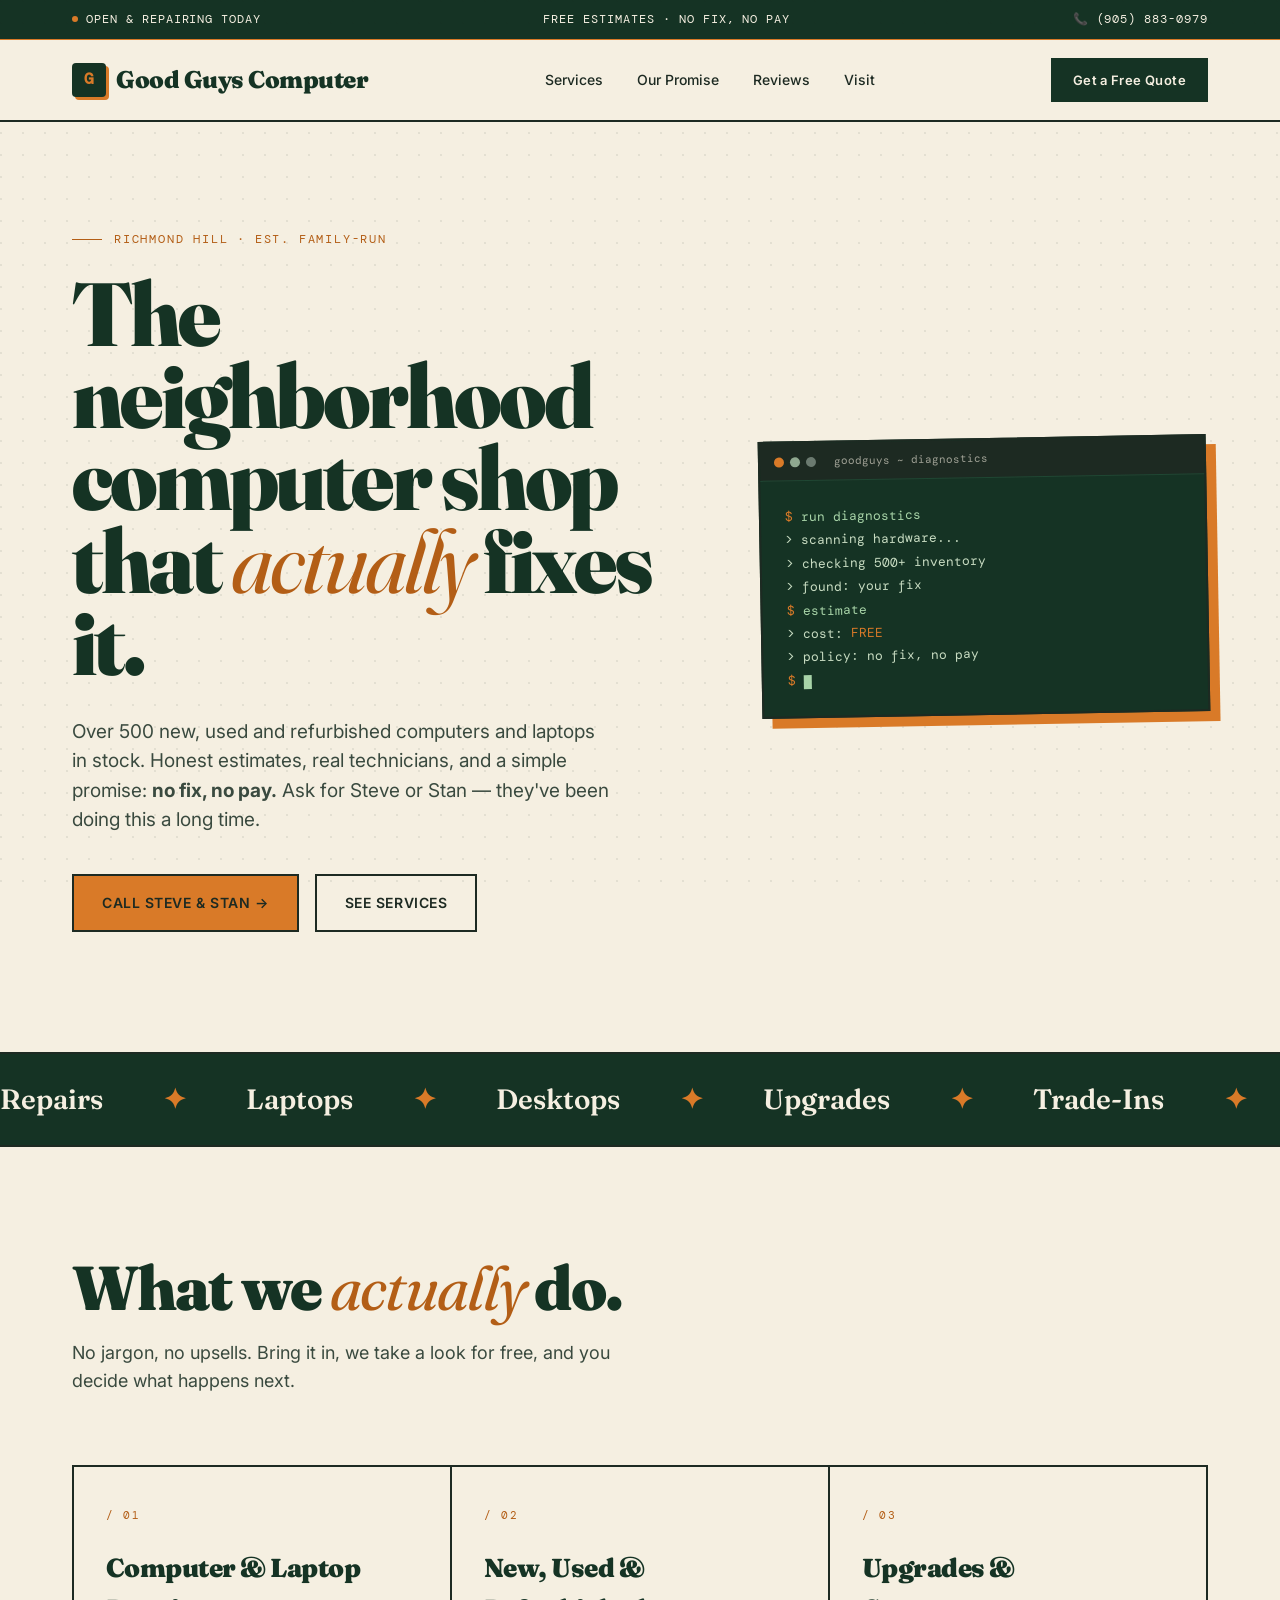
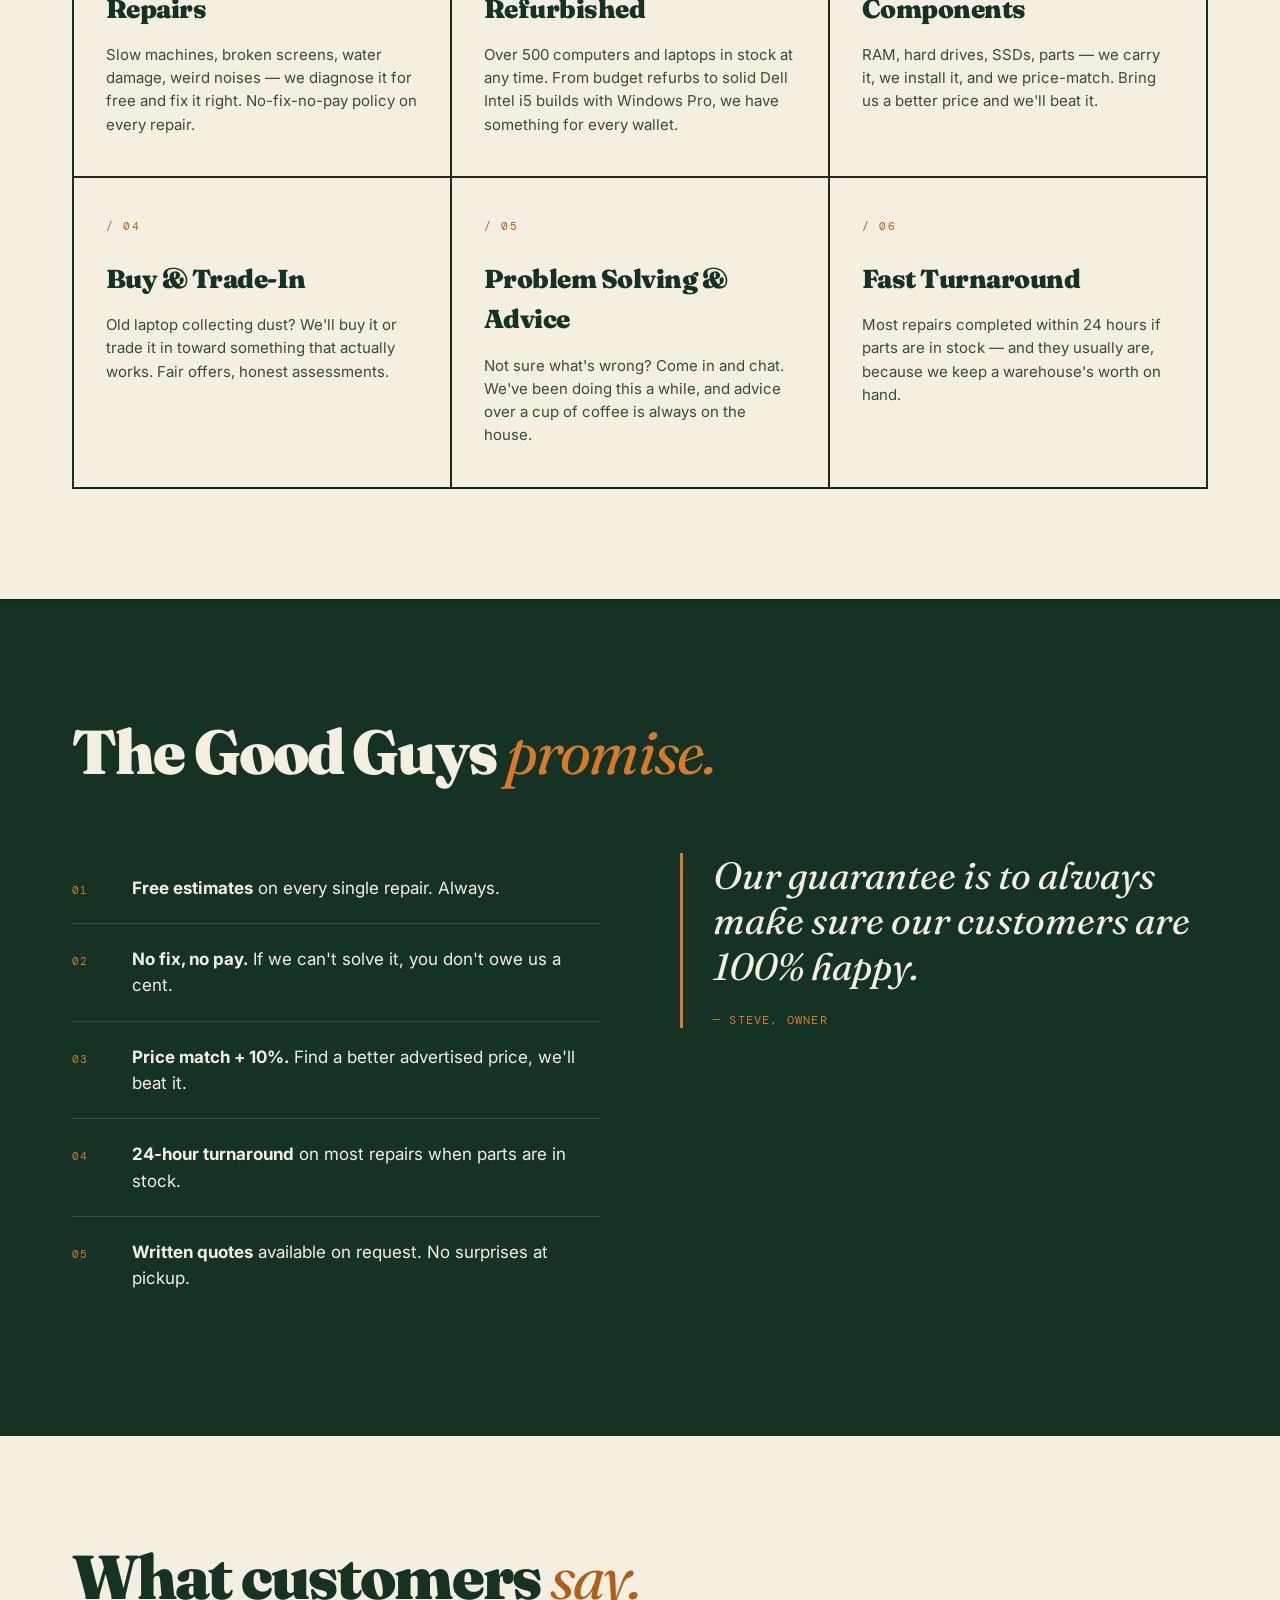
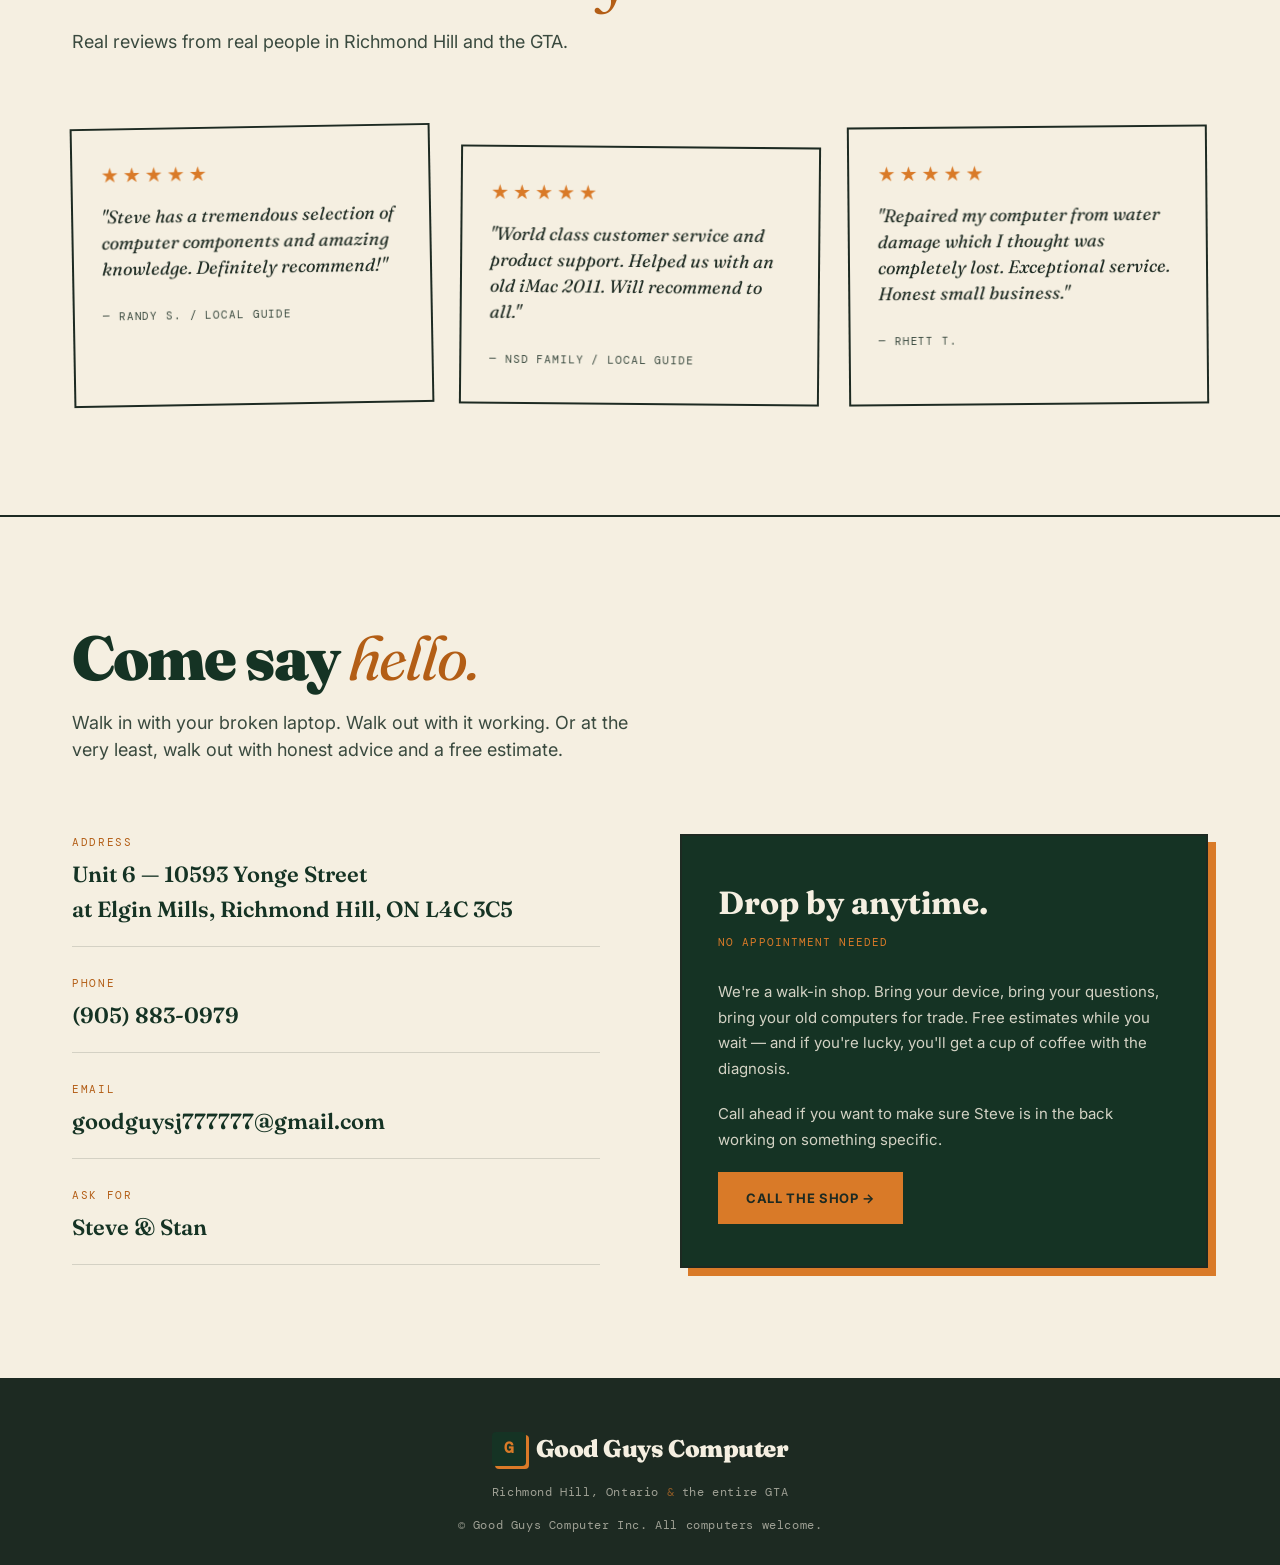
<file: index.html>
<!DOCTYPE html>
<html lang="en">
<head>
<meta charset="UTF-8" />
<meta name="viewport" content="width=device-width, initial-scale=1.0" />
<title>Good Guys Computer — Richmond Hill's Trusted Computer Shop Since Forever</title>
<link rel="preconnect" href="https://fonts.googleapis.com">
<link rel="preconnect" href="https://fonts.gstatic.com" crossorigin>
<link href="https://fonts.googleapis.com/css2?family=Fraunces:opsz,wght@9..144,400;9..144,600;9..144,900&family=DM+Mono:wght@400;500&family=Inter:wght@400;500;600&display=swap" rel="stylesheet">
<style>
  :root{
    --cream: #f5efe1;
    --cream-dark: #ebe2ce;
    --ink: #1d2a22;
    --ink-soft: #3a4a3f;
    --forest: #1f4733;
    --forest-deep: #153324;
    --amber: #d97a28;
    --amber-dark: #b35e16;
    --rule: #2a3a30;
  }
  *{box-sizing:border-box;margin:0;padding:0}
  html{scroll-behavior:smooth}
  body{
    font-family:'Inter',system-ui,sans-serif;
    background:var(--cream);
    color:var(--ink);
    line-height:1.55;
    -webkit-font-smoothing:antialiased;
    overflow-x:hidden;
  }
  body::before{
    content:"";
    position:fixed;inset:0;
    background-image:radial-gradient(circle at 1px 1px, rgba(29,42,34,0.08) 1px, transparent 0);
    background-size:22px 22px;
    pointer-events:none;
    z-index:0;
  }
  .wrap{max-width:1200px;margin:0 auto;padding:0 32px;position:relative;z-index:1}

  /* ---------- TOP BAR ---------- */
  .topbar{
    background:var(--forest-deep);
    color:var(--cream);
    font-family:'DM Mono',monospace;
    font-size:12px;
    letter-spacing:0.08em;
    text-transform:uppercase;
    padding:10px 0;
    border-bottom:1px solid var(--amber);
  }
  .topbar .wrap{display:flex;justify-content:space-between;flex-wrap:wrap;gap:14px}
  .topbar span{display:inline-flex;align-items:center;gap:8px}
  .topbar .dot{width:6px;height:6px;border-radius:50%;background:var(--amber);display:inline-block;animation:pulse 2s infinite}
  @keyframes pulse{0%,100%{opacity:1}50%{opacity:0.3}}

  /* ---------- NAV ---------- */
  nav{
    position:sticky;top:0;z-index:100;
    background:var(--cream);
    border-bottom:2px solid var(--ink);
    padding:18px 0;
  }
  nav .wrap{display:flex;align-items:center;justify-content:space-between}
  .logo{
    font-family:'Fraunces',serif;
    font-weight:900;
    font-size:24px;
    letter-spacing:-0.02em;
    color:var(--forest-deep);
    display:flex;align-items:center;gap:10px;
  }
  .logo-mark{
    width:34px;height:34px;
    background:var(--forest-deep);
    border-radius:4px;
    display:grid;place-items:center;
    color:var(--amber);
    font-family:'DM Mono',monospace;
    font-size:16px;font-weight:700;
    box-shadow:3px 3px 0 var(--amber);
  }
  .nav-links{display:flex;gap:34px;list-style:none;font-size:14px;font-weight:500}
  .nav-links a{color:var(--ink);text-decoration:none;position:relative;padding:4px 0;transition:color .2s}
  .nav-links a::after{content:"";position:absolute;left:0;right:0;bottom:-2px;height:2px;background:var(--amber);transform:scaleX(0);transform-origin:left;transition:transform .3s}
  .nav-links a:hover{color:var(--forest-deep)}
  .nav-links a:hover::after{transform:scaleX(1)}
  .nav-cta{
    background:var(--forest-deep);color:var(--cream);
    padding:10px 20px;text-decoration:none;
    font-size:13px;font-weight:600;letter-spacing:0.03em;
    border:2px solid var(--forest-deep);
    transition:all .2s;
  }
  .nav-cta:hover{background:var(--amber);border-color:var(--amber);transform:translate(-2px,-2px);box-shadow:4px 4px 0 var(--ink)}

  /* ---------- HERO ---------- */
  .hero{
    padding:100px 0 120px;
    position:relative;
    border-bottom:2px solid var(--ink);
    overflow:hidden;
  }
  .hero .wrap{display:grid;grid-template-columns:1.4fr 1fr;gap:60px;align-items:center}
  .eyebrow{
    font-family:'DM Mono',monospace;
    font-size:12px;
    letter-spacing:0.15em;
    text-transform:uppercase;
    color:var(--amber-dark);
    margin-bottom:24px;
    display:inline-flex;align-items:center;gap:12px;
  }
  .eyebrow::before{content:"";width:30px;height:1px;background:var(--amber-dark)}
  h1{
    font-family:'Fraunces',serif;
    font-weight:900;
    font-size:clamp(48px,7vw,92px);
    line-height:0.92;
    letter-spacing:-0.035em;
    color:var(--forest-deep);
    margin-bottom:32px;
  }
  h1 em{
    font-style:italic;
    color:var(--amber-dark);
    font-weight:400;
  }
  .lede{
    font-size:19px;
    color:var(--ink-soft);
    max-width:540px;
    margin-bottom:40px;
  }
  .hero-cta{display:flex;gap:16px;flex-wrap:wrap}
  .btn-primary,.btn-secondary{
    padding:16px 28px;
    text-decoration:none;
    font-weight:600;
    font-size:14px;
    letter-spacing:0.04em;
    text-transform:uppercase;
    border:2px solid var(--ink);
    transition:all .2s;
    display:inline-flex;align-items:center;gap:10px;
  }
  .btn-primary{background:var(--amber);color:var(--ink)}
  .btn-primary:hover{transform:translate(-3px,-3px);box-shadow:6px 6px 0 var(--forest-deep)}
  .btn-secondary{background:transparent;color:var(--ink)}
  .btn-secondary:hover{background:var(--ink);color:var(--cream)}

  /* Hero card — retro terminal */
  .terminal{
    background:var(--forest-deep);
    border:2px solid var(--ink);
    box-shadow:10px 10px 0 var(--amber);
    padding:0;
    font-family:'DM Mono',monospace;
    transform:rotate(-1deg);
  }
  .terminal-bar{
    background:var(--ink);
    padding:10px 14px;
    display:flex;align-items:center;gap:6px;
    border-bottom:1px solid var(--forest);
  }
  .terminal-bar i{width:10px;height:10px;border-radius:50%;background:var(--amber);display:inline-block}
  .terminal-bar i:nth-child(2){background:#8fa890}
  .terminal-bar i:nth-child(3){background:#6b7a70}
  .terminal-bar span{color:var(--cream);font-size:11px;margin-left:12px;opacity:0.6}
  .terminal-body{padding:24px;color:#a8d4a8;font-size:13px;line-height:1.8}
  .terminal-body .p{color:var(--amber)}
  .terminal-body .c{color:#c8dcc2}
  .cursor{display:inline-block;width:8px;height:14px;background:#a8d4a8;vertical-align:middle;animation:blink 1s infinite}
  @keyframes blink{0%,50%{opacity:1}51%,100%{opacity:0}}

  /* ---------- STRIP ---------- */
  .strip{
    background:var(--forest-deep);
    color:var(--cream);
    padding:24px 0;
    overflow:hidden;
    border-bottom:2px solid var(--ink);
  }
  .strip-track{
    display:flex;gap:60px;
    font-family:'Fraunces',serif;
    font-size:28px;font-weight:600;
    white-space:nowrap;
    animation:scroll 30s linear infinite;
  }
  .strip-track span{display:inline-flex;align-items:center;gap:60px}
  .strip-track span::after{content:"✦";color:var(--amber)}
  @keyframes scroll{from{transform:translateX(0)}to{transform:translateX(-50%)}}

  /* ---------- SECTIONS ---------- */
  section{padding:110px 0;border-bottom:2px solid var(--ink)}
  .section-head{margin-bottom:70px;max-width:720px}
  h2{
    font-family:'Fraunces',serif;
    font-size:clamp(36px,5vw,62px);
    font-weight:900;
    line-height:1;
    letter-spacing:-0.03em;
    color:var(--forest-deep);
    margin-bottom:20px;
  }
  h2 em{font-style:italic;color:var(--amber-dark);font-weight:400}
  .section-head p{font-size:18px;color:var(--ink-soft);max-width:580px}

  /* ---------- SERVICES ---------- */
  .services{display:grid;grid-template-columns:repeat(3,1fr);gap:0;border-top:2px solid var(--ink);border-left:2px solid var(--ink)}
  .service{
    padding:40px 32px;
    border-right:2px solid var(--ink);
    border-bottom:2px solid var(--ink);
    background:var(--cream);
    transition:all .3s;
    position:relative;
  }
  .service:hover{background:var(--cream-dark);transform:translate(0,-4px)}
  .service-num{
    font-family:'DM Mono',monospace;
    font-size:11px;
    color:var(--amber-dark);
    letter-spacing:0.15em;
    margin-bottom:24px;
  }
  .service h3{
    font-family:'Fraunces',serif;
    font-size:26px;
    font-weight:900;
    margin-bottom:14px;
    color:var(--forest-deep);
    letter-spacing:-0.02em;
  }
  .service p{color:var(--ink-soft);font-size:15px}

  /* ---------- PROMISE ---------- */
  .promise{
    background:var(--forest-deep);
    color:var(--cream);
    padding:120px 0;
    border-bottom:2px solid var(--ink);
    position:relative;
  }
  .promise h2{color:var(--cream)}
  .promise h2 em{color:var(--amber)}
  .promise-grid{display:grid;grid-template-columns:1fr 1fr;gap:80px;align-items:start}
  .promise-list{list-style:none}
  .promise-list li{
    padding:22px 0;
    border-bottom:1px solid rgba(245,239,225,0.15);
    display:flex;gap:20px;align-items:baseline;
    font-size:17px;
  }
  .promise-list li:last-child{border-bottom:none}
  .promise-list .tag{
    font-family:'DM Mono',monospace;
    font-size:11px;
    color:var(--amber);
    letter-spacing:0.1em;
    min-width:40px;
  }
  .big-quote{
    font-family:'Fraunces',serif;
    font-size:38px;
    font-weight:400;
    font-style:italic;
    line-height:1.2;
    color:var(--cream);
    padding-left:30px;
    border-left:3px solid var(--amber);
  }
  .big-quote small{
    display:block;
    font-family:'DM Mono',monospace;
    font-size:12px;
    font-style:normal;
    margin-top:24px;
    color:var(--amber);
    letter-spacing:0.1em;
    text-transform:uppercase;
  }

  /* ---------- REVIEWS ---------- */
  .reviews-grid{display:grid;grid-template-columns:repeat(3,1fr);gap:28px}
  .review{
    background:var(--cream);
    border:2px solid var(--ink);
    padding:32px 28px;
    position:relative;
    transition:all .3s;
  }
  .review:nth-child(1){transform:rotate(-1deg)}
  .review:nth-child(2){transform:rotate(0.5deg);margin-top:20px}
  .review:nth-child(3){transform:rotate(-0.5deg)}
  .review:hover{transform:rotate(0) translateY(-6px);box-shadow:6px 6px 0 var(--amber)}
  .stars{color:var(--amber);font-size:18px;margin-bottom:14px;letter-spacing:3px}
  .review p{font-family:'Fraunces',serif;font-size:18px;line-height:1.45;color:var(--ink);margin-bottom:20px;font-style:italic}
  .review cite{font-family:'DM Mono',monospace;font-size:11px;color:var(--ink-soft);letter-spacing:0.08em;text-transform:uppercase;font-style:normal}

  /* ---------- CONTACT ---------- */
  .contact-grid{display:grid;grid-template-columns:1fr 1fr;gap:80px;align-items:start}
  .contact-info dl{display:grid;gap:28px}
  .contact-info dt{
    font-family:'DM Mono',monospace;
    font-size:11px;
    letter-spacing:0.15em;
    text-transform:uppercase;
    color:var(--amber-dark);
    margin-bottom:6px;
  }
  .contact-info dd{
    font-family:'Fraunces',serif;
    font-size:22px;
    font-weight:600;
    color:var(--forest-deep);
    padding-bottom:20px;
    border-bottom:1px solid rgba(29,42,34,0.15);
  }
  .contact-info dd a{color:inherit;text-decoration:none;transition:color .2s}
  .contact-info dd a:hover{color:var(--amber-dark)}
  .hours-card{
    background:var(--forest-deep);
    color:var(--cream);
    padding:42px 36px;
    border:2px solid var(--ink);
    box-shadow:8px 8px 0 var(--amber);
  }
  .hours-card h3{
    font-family:'Fraunces',serif;
    font-size:32px;
    margin-bottom:6px;
    color:var(--cream);
  }
  .hours-card .sub{
    font-family:'DM Mono',monospace;
    font-size:11px;
    color:var(--amber);
    letter-spacing:0.1em;
    text-transform:uppercase;
    margin-bottom:28px;
  }
  .hours-card p{font-size:15px;line-height:1.7;margin-bottom:20px;color:rgba(245,239,225,0.85)}
  .hours-card a.btn{
    display:inline-block;
    background:var(--amber);
    color:var(--ink);
    padding:14px 26px;
    text-decoration:none;
    font-weight:700;
    font-size:13px;
    letter-spacing:0.05em;
    text-transform:uppercase;
    border:2px solid var(--amber);
    transition:all .2s;
  }
  .hours-card a.btn:hover{background:transparent;color:var(--amber)}

  /* ---------- FOOTER ---------- */
  footer{
    background:var(--ink);
    color:var(--cream);
    padding:50px 0 30px;
    text-align:center;
    font-family:'DM Mono',monospace;
    font-size:12px;
    letter-spacing:0.05em;
  }
  footer .logo{justify-content:center;color:var(--cream);margin-bottom:16px}
  footer p{opacity:0.6;margin-top:14px}
  footer .amp{color:var(--amber)}

  /* ---------- RESPONSIVE ---------- */
  @media (max-width:900px){
    .wrap{padding:0 22px}
    .nav-links{display:none}
    .hero{padding:60px 0 80px}
    .hero .wrap{grid-template-columns:1fr;gap:50px}
    .services{grid-template-columns:1fr}
    .promise-grid,.contact-grid{grid-template-columns:1fr;gap:50px}
    .reviews-grid{grid-template-columns:1fr}
    .review{transform:none!important}
    section{padding:70px 0}
    .big-quote{font-size:26px}
  }

  /* Entrance animations */
  .fade-up{animation:fadeUp 0.8s ease-out backwards}
  @keyframes fadeUp{from{opacity:0;transform:translateY(20px)}to{opacity:1;transform:translateY(0)}}
  .d1{animation-delay:0.1s}.d2{animation-delay:0.25s}.d3{animation-delay:0.4s}.d4{animation-delay:0.55s}
</style>
</head>
<body>

<!-- TOP BAR -->
<div class="topbar">
  <div class="wrap">
    <span><span class="dot"></span>Open & Repairing Today</span>
    <span>Free Estimates · No Fix, No Pay</span>
    <span>📞 (905) 883-0979</span>
  </div>
</div>

<!-- NAV -->
<nav>
  <div class="wrap">
    <div class="logo">
      <div class="logo-mark">G</div>
      Good Guys Computer
    </div>
    <ul class="nav-links">
      <li><a href="#services">Services</a></li>
      <li><a href="#promise">Our Promise</a></li>
      <li><a href="#reviews">Reviews</a></li>
      <li><a href="#contact">Visit</a></li>
    </ul>
    <a href="#contact" class="nav-cta">Get a Free Quote</a>
  </div>
</nav>

<!-- HERO -->
<section class="hero">
  <div class="wrap">
    <div>
      <div class="eyebrow fade-up d1">Richmond Hill · Est. family-run</div>
      <h1 class="fade-up d2">The neighborhood<br>computer shop that <em>actually</em> fixes it.</h1>
      <p class="lede fade-up d3">Over 500 new, used and refurbished computers and laptops in stock. Honest estimates, real technicians, and a simple promise: <strong>no fix, no pay.</strong> Ask for Steve or Stan — they've been doing this a long time.</p>
      <div class="hero-cta fade-up d4">
        <a href="tel:9058830979" class="btn-primary">Call Steve & Stan →</a>
        <a href="#services" class="btn-secondary">See Services</a>
      </div>
    </div>
    <div class="terminal fade-up d3">
      <div class="terminal-bar"><i></i><i></i><i></i><span>goodguys ~ diagnostics</span></div>
      <div class="terminal-body">
        <div><span class="p">$</span> run diagnostics</div>
        <div class="c">> scanning hardware...</div>
        <div class="c">> checking 500+ inventory</div>
        <div class="c">> found: your fix</div>
        <div><span class="p">$</span> estimate</div>
        <div class="c">> cost: <span style="color:var(--amber)">FREE</span></div>
        <div class="c">> policy: no fix, no pay</div>
        <div><span class="p">$</span> <span class="cursor"></span></div>
      </div>
    </div>
  </div>
</section>

<!-- STRIP -->
<div class="strip">
  <div class="strip-track">
    <span>Repairs</span><span>Laptops</span><span>Desktops</span><span>Upgrades</span><span>Trade-Ins</span><span>Free Estimates</span><span>Repairs</span><span>Laptops</span><span>Desktops</span><span>Upgrades</span><span>Trade-Ins</span><span>Free Estimates</span>
  </div>
</div>

<!-- SERVICES -->
<section id="services">
  <div class="wrap">
    <div class="section-head">
      <h2>What we <em>actually</em> do.</h2>
      <p>No jargon, no upsells. Bring it in, we take a look for free, and you decide what happens next.</p>
    </div>
    <div class="services">
      <div class="service">
        <div class="service-num">/ 01</div>
        <h3>Computer & Laptop Repairs</h3>
        <p>Slow machines, broken screens, water damage, weird noises — we diagnose it for free and fix it right. No-fix-no-pay policy on every repair.</p>
      </div>
      <div class="service">
        <div class="service-num">/ 02</div>
        <h3>New, Used & Refurbished</h3>
        <p>Over 500 computers and laptops in stock at any time. From budget refurbs to solid Dell Intel i5 builds with Windows Pro, we have something for every wallet.</p>
      </div>
      <div class="service">
        <div class="service-num">/ 03</div>
        <h3>Upgrades & Components</h3>
        <p>RAM, hard drives, SSDs, parts — we carry it, we install it, and we price-match. Bring us a better price and we'll beat it.</p>
      </div>
      <div class="service">
        <div class="service-num">/ 04</div>
        <h3>Buy & Trade-In</h3>
        <p>Old laptop collecting dust? We'll buy it or trade it in toward something that actually works. Fair offers, honest assessments.</p>
      </div>
      <div class="service">
        <div class="service-num">/ 05</div>
        <h3>Problem Solving & Advice</h3>
        <p>Not sure what's wrong? Come in and chat. We've been doing this a while, and advice over a cup of coffee is always on the house.</p>
      </div>
      <div class="service">
        <div class="service-num">/ 06</div>
        <h3>Fast Turnaround</h3>
        <p>Most repairs completed within 24 hours if parts are in stock — and they usually are, because we keep a warehouse's worth on hand.</p>
      </div>
    </div>
  </div>
</section>

<!-- PROMISE -->
<section class="promise" id="promise">
  <div class="wrap">
    <div class="section-head">
      <h2>The Good Guys <em>promise.</em></h2>
    </div>
    <div class="promise-grid">
      <ul class="promise-list">
        <li><span class="tag">01</span><span><strong>Free estimates</strong> on every single repair. Always.</span></li>
        <li><span class="tag">02</span><span><strong>No fix, no pay.</strong> If we can't solve it, you don't owe us a cent.</span></li>
        <li><span class="tag">03</span><span><strong>Price match + 10%.</strong> Find a better advertised price, we'll beat it.</span></li>
        <li><span class="tag">04</span><span><strong>24-hour turnaround</strong> on most repairs when parts are in stock.</span></li>
        <li><span class="tag">05</span><span><strong>Written quotes</strong> available on request. No surprises at pickup.</span></li>
      </ul>
      <blockquote class="big-quote">
        Our guarantee is to always make sure our customers are 100% happy.
        <small>— Steve, Owner</small>
      </blockquote>
    </div>
  </div>
</section>

<!-- REVIEWS -->
<section id="reviews">
  <div class="wrap">
    <div class="section-head">
      <h2>What customers <em>say.</em></h2>
      <p>Real reviews from real people in Richmond Hill and the GTA.</p>
    </div>
    <div class="reviews-grid">
      <div class="review">
        <div class="stars">★★★★★</div>
        <p>"Steve has a tremendous selection of computer components and amazing knowledge. Definitely recommend!"</p>
        <cite>— Randy S. / Local Guide</cite>
      </div>
      <div class="review">
        <div class="stars">★★★★★</div>
        <p>"World class customer service and product support. Helped us with an old iMac 2011. Will recommend to all."</p>
        <cite>— NSD Family / Local Guide</cite>
      </div>
      <div class="review">
        <div class="stars">★★★★★</div>
        <p>"Repaired my computer from water damage which I thought was completely lost. Exceptional service. Honest small business."</p>
        <cite>— Rhett T.</cite>
      </div>
    </div>
  </div>
</section>

<!-- CONTACT -->
<section id="contact">
  <div class="wrap">
    <div class="section-head">
      <h2>Come say <em>hello.</em></h2>
      <p>Walk in with your broken laptop. Walk out with it working. Or at the very least, walk out with honest advice and a free estimate.</p>
    </div>
    <div class="contact-grid">
      <div class="contact-info">
        <dl>
          <div>
            <dt>Address</dt>
            <dd>Unit 6 — 10593 Yonge Street<br>at Elgin Mills, Richmond Hill, ON L4C 3C5</dd>
          </div>
          <div>
            <dt>Phone</dt>
            <dd><a href="tel:9058830979">(905) 883-0979</a></dd>
          </div>
          <div>
            <dt>Email</dt>
            <dd><a href="mailto:goodguysj777777@gmail.com">goodguysj777777@gmail.com</a></dd>
          </div>
          <div>
            <dt>Ask For</dt>
            <dd>Steve & Stan</dd>
          </div>
        </dl>
      </div>
      <div class="hours-card">
        <h3>Drop by anytime.</h3>
        <div class="sub">No appointment needed</div>
        <p>We're a walk-in shop. Bring your device, bring your questions, bring your old computers for trade. Free estimates while you wait — and if you're lucky, you'll get a cup of coffee with the diagnosis.</p>
        <p>Call ahead if you want to make sure Steve is in the back working on something specific.</p>
        <a href="tel:9058830979" class="btn">Call the shop →</a>
      </div>
    </div>
  </div>
</section>

<!-- FOOTER -->
<footer>
  <div class="wrap">
    <div class="logo"><div class="logo-mark">G</div>Good Guys Computer</div>
    <p>Richmond Hill, Ontario <span class="amp">&</span> the entire GTA</p>
    <p>© Good Guys Computer Inc. All computers welcome.</p>
  </div>
</footer>

</body>
</html>
</file>
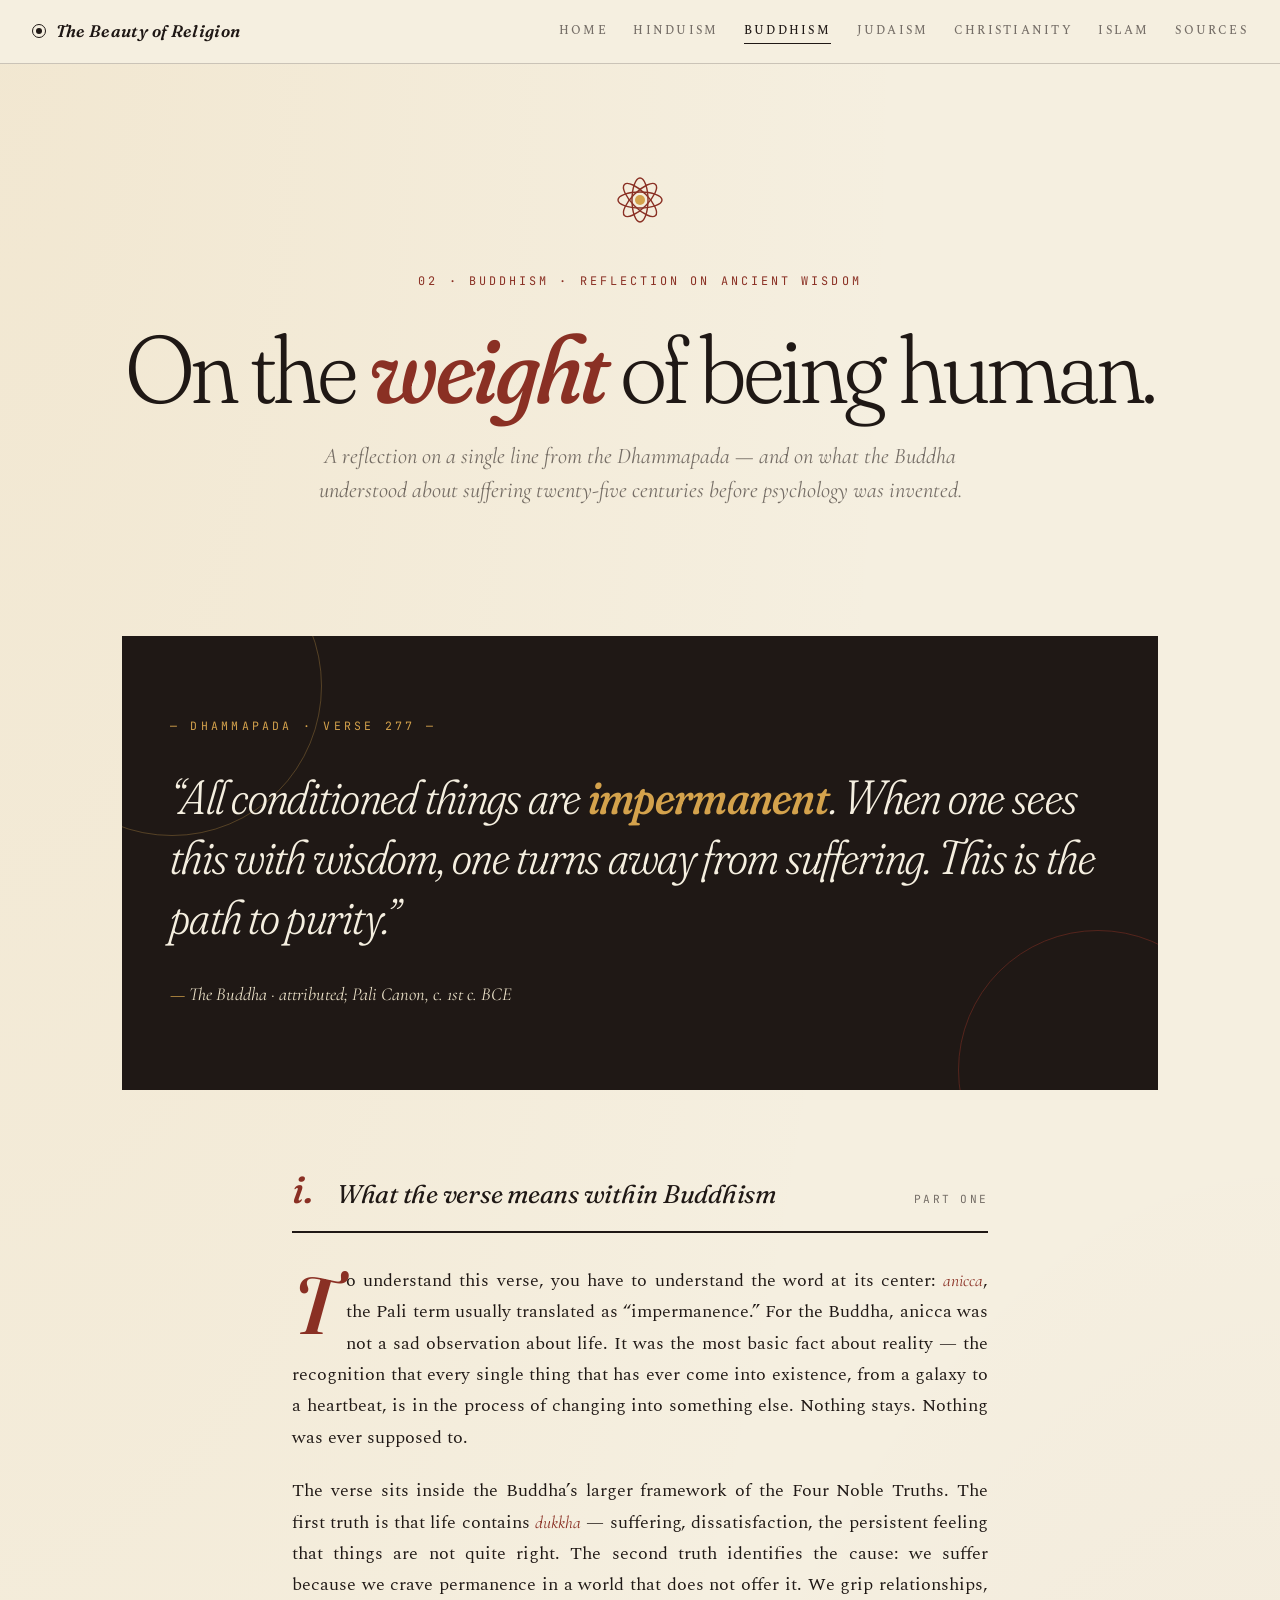
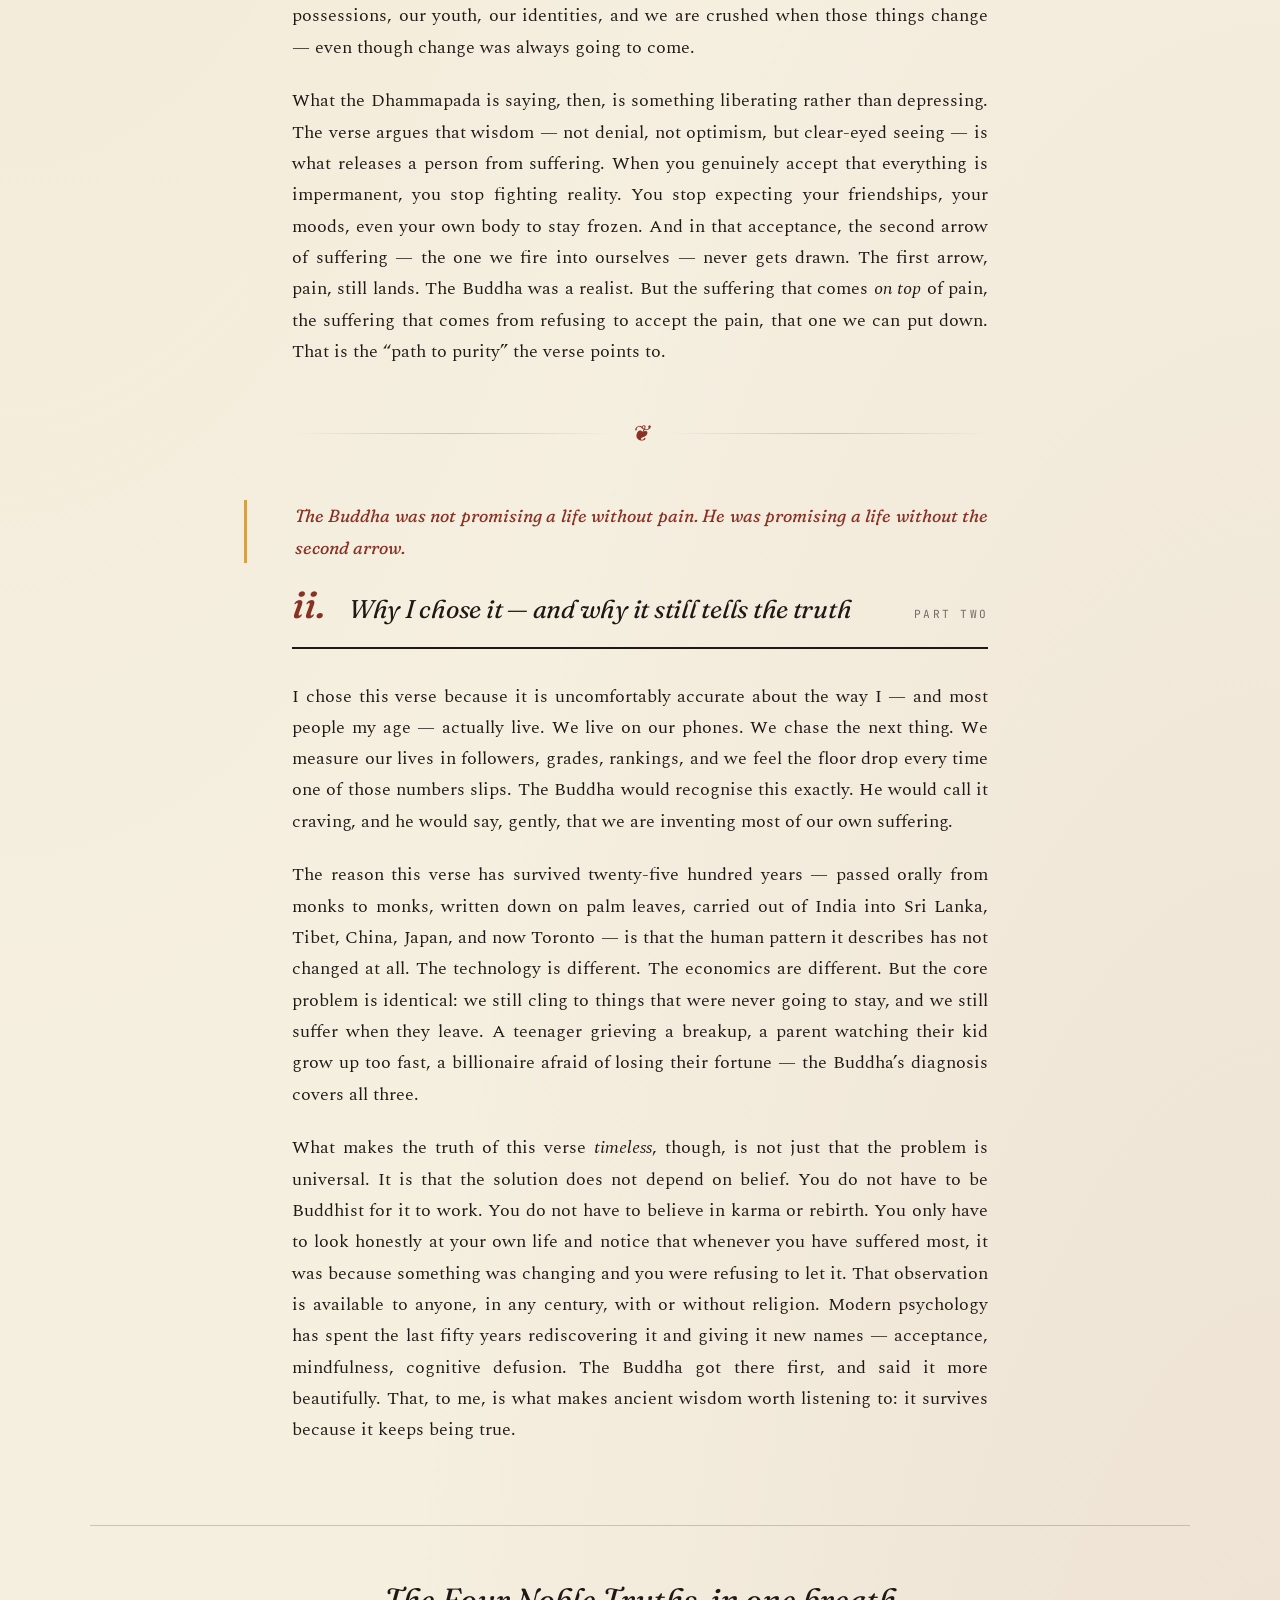
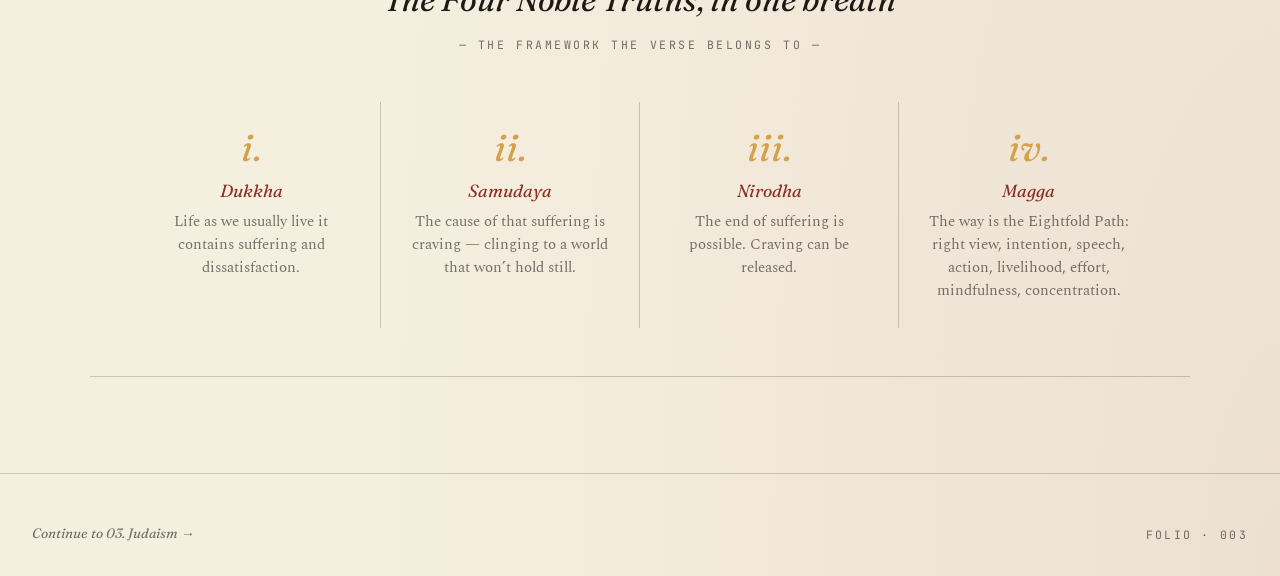
<file: buddhism.html>
<!DOCTYPE html>
<html lang="en">
<head>
<meta charset="UTF-8" />
<meta name="viewport" content="width=device-width, initial-scale=1.0" />
<title>02. Buddhism — The Beauty of Religion</title>
<meta name="description" content="A reflection on the Buddha's teaching about suffering and impermanence, drawn from the Dhammapada." />
<link rel="preconnect" href="https://fonts.googleapis.com" />
<link rel="preconnect" href="https://fonts.gstatic.com" crossorigin />
<link href="https://fonts.googleapis.com/css2?family=Fraunces:ital,opsz,wght,SOFT,WONK@0,9..144,300..900,0..100,0..1;1,9..144,300..900,0..100,0..1&family=Spectral:ital,wght@0,300;0,400;0,500;0,600;0,700;1,400;1,600&family=Cormorant+Garamond:ital,wght@0,400;0,500;0,600;0,700;1,400;1,600&family=JetBrains+Mono:wght@400;500&display=swap" rel="stylesheet" />
<link rel="stylesheet" href="styles/global.css" />
<style>
  /* ——— Buddhist palette: monastic maroon, saffron gold, parchment cream ——— */
  :root {
    --paper: #f5efe0;
    --ink: #1f1815;
    --rule: rgba(31, 24, 21, 0.2);
    --muted: rgba(31, 24, 21, 0.6);
    --maroon: #8a3024;
    --gold: #d4a24c;
    --deep: #4a2e26;
    --sand: #ebe1c8;
  }
  body {
    background:
      radial-gradient(ellipse at 0% 0%, rgba(212, 162, 76, 0.10), transparent 50%),
      radial-gradient(ellipse at 100% 100%, rgba(138, 48, 36, 0.08), transparent 50%),
      var(--paper);
  }

  /* ——— Hero ——— */
  .hero {
    max-width: 1100px;
    margin: 0 auto;
    padding: 6rem 2rem 4rem;
    text-align: center;
    position: relative;
  }
  .hero .tag {
    font-family: var(--font-mono);
    font-size: 0.74rem;
    letter-spacing: 0.26em;
    text-transform: uppercase;
    color: var(--maroon);
    margin-bottom: 2rem;
  }
  .hero h1 {
    font-family: var(--font-display);
    font-weight: 300;
    font-size: clamp(3rem, 8vw, 6rem);
    line-height: 0.95;
    letter-spacing: -0.025em;
    font-variation-settings: "SOFT" 80, "opsz" 144;
    margin-bottom: 1.5rem;
  }
  .hero h1 em {
    font-style: italic;
    font-weight: 500;
    color: var(--maroon);
  }
  .hero .deck {
    font-family: var(--font-accent);
    font-style: italic;
    font-size: 1.4rem;
    line-height: 1.55;
    color: var(--muted);
    max-width: 720px;
    margin: 0 auto;
  }

  /* Lotus mark */
  .lotus {
    width: 80px; height: 80px;
    margin: 0 auto 2rem;
    display: block;
  }
  @keyframes breathe {
    0%, 100% { transform: scale(1); }
    50% { transform: scale(1.04); }
  }
  .lotus { animation: breathe 6s ease-in-out infinite; }

  /* ——— The Quote (the showpiece) ——— */
  .quote-stage {
    max-width: 1100px;
    margin: 4rem auto;
    padding: 0 2rem;
  }
  .quote-card {
    background: var(--ink);
    color: var(--paper);
    padding: 5rem 3rem;
    position: relative;
    overflow: hidden;
  }
  .quote-card::before {
    content: "";
    position: absolute;
    top: -100px; left: -100px;
    width: 300px; height: 300px;
    border: 1px solid var(--gold);
    border-radius: 50%;
    opacity: 0.3;
  }
  .quote-card::after {
    content: "";
    position: absolute;
    bottom: -120px; right: -80px;
    width: 280px; height: 280px;
    border: 1px solid var(--maroon);
    border-radius: 50%;
    opacity: 0.5;
  }
  .quote-card .src-tag {
    font-family: var(--font-mono);
    font-size: 0.72rem;
    letter-spacing: 0.28em;
    text-transform: uppercase;
    color: var(--gold);
    margin-bottom: 2rem;
    position: relative; z-index: 1;
  }
  .quote-card blockquote {
    font-family: var(--font-display);
    font-weight: 300;
    font-size: clamp(1.7rem, 4vw, 3rem);
    line-height: 1.25;
    font-style: italic;
    letter-spacing: -0.015em;
    margin-bottom: 2rem;
    position: relative; z-index: 1;
    font-variation-settings: "SOFT" 80, "opsz" 144;
  }
  .quote-card blockquote .em {
    color: var(--gold);
    font-weight: 500;
  }
  .quote-card cite {
    font-family: var(--font-accent);
    font-style: italic;
    font-size: 1.15rem;
    color: var(--sand);
    position: relative; z-index: 1;
  }
  .quote-card cite::before { content: "— "; color: var(--gold); }

  /* ——— Reflection text ——— */
  .reflection {
    max-width: 760px;
    margin: 5rem auto;
    padding: 0 2rem;
  }
  .reflection .part-header {
    display: grid;
    grid-template-columns: auto 1fr auto;
    gap: 1.5rem;
    align-items: baseline;
    margin-bottom: 2rem;
    border-bottom: 2px solid var(--ink);
    padding-bottom: 1rem;
  }
  .reflection .part-header .num {
    font-family: var(--font-display);
    font-style: italic;
    font-size: 2.4rem;
    font-weight: 500;
    color: var(--maroon);
    line-height: 1;
  }
  .reflection .part-header h2 {
    font-family: var(--font-display);
    font-style: italic;
    font-size: 1.6rem;
    font-weight: 400;
    letter-spacing: -0.01em;
  }
  .reflection .part-header .wc {
    font-family: var(--font-mono);
    font-size: 0.7rem;
    letter-spacing: 0.2em;
    text-transform: uppercase;
    color: var(--muted);
  }
  .reflection p {
    font-size: 1.1rem;
    line-height: 1.78;
    margin-bottom: 1.4rem;
    text-align: justify;
    hyphens: auto;
  }
  .reflection .first p:first-of-type::first-letter {
    font-family: var(--font-display);
    font-size: 5rem;
    font-weight: 600;
    float: left;
    line-height: 0.85;
    margin: 0.4rem 0.55rem -0.1rem 0;
    font-style: italic;
    color: var(--maroon);
  }
  .reflection .pali {
    font-family: var(--font-accent);
    font-style: italic;
    color: var(--maroon);
  }

  /* ——— Divider ornament ——— */
  .ornament-divider {
    display: flex;
    justify-content: center;
    align-items: center;
    gap: 1rem;
    margin: 3rem 0;
    color: var(--gold);
  }
  .ornament-divider::before, .ornament-divider::after {
    content: "";
    flex: 1;
    height: 1px;
    background: linear-gradient(to right, transparent, var(--rule), transparent);
  }
  .ornament-divider .symbol {
    font-family: var(--font-display);
    font-style: italic;
    font-size: 1.4rem;
    color: var(--maroon);
  }

  /* ——— Pull-quote and side panel ——— */
  .pull {
    font-family: var(--font-display);
    font-style: italic;
    font-size: clamp(1.4rem, 2.6vw, 2rem);
    line-height: 1.35;
    color: var(--maroon);
    margin: 2.5rem -3rem;
    padding: 0 3rem;
    border-left: 3px solid var(--gold);
    font-variation-settings: "SOFT" 80;
  }

  /* ——— The four noble truths box ——— */
  .truths {
    max-width: 1100px;
    margin: 5rem auto;
    padding: 3rem 2rem;
    border-top: 1px solid var(--rule);
    border-bottom: 1px solid var(--rule);
  }
  .truths h3 {
    font-family: var(--font-display);
    font-style: italic;
    font-size: 2rem;
    text-align: center;
    margin-bottom: 0.5rem;
    font-weight: 400;
  }
  .truths .sub {
    text-align: center;
    font-family: var(--font-mono);
    font-size: 0.72rem;
    letter-spacing: 0.22em;
    text-transform: uppercase;
    color: var(--muted);
    margin-bottom: 3rem;
  }
  .truths-grid {
    display: grid;
    grid-template-columns: repeat(4, 1fr);
    gap: 0;
  }
  .truth {
    padding: 1.6rem;
    border-right: 1px solid var(--rule);
    text-align: center;
  }
  .truth:last-child { border-right: none; }
  .truth .mark {
    font-family: var(--font-display);
    font-style: italic;
    font-size: 2.4rem;
    color: var(--gold);
    line-height: 1;
    margin-bottom: 0.6rem;
  }
  .truth .name {
    font-family: var(--font-display);
    font-style: italic;
    font-size: 1.1rem;
    color: var(--maroon);
    margin-bottom: 0.4rem;
  }
  .truth p { font-size: 0.95rem; line-height: 1.5; color: var(--muted); }

  @media (max-width: 760px) {
    .quote-card { padding: 3rem 1.5rem; }
    .truths-grid { grid-template-columns: 1fr 1fr; }
    .truth:nth-child(2n) { border-right: none; }
    .truth:nth-child(-n+2) { border-bottom: 1px solid var(--rule); }
    .pull { margin: 2rem 0; padding: 0 1rem; }
  }
</style>
</head>
<body>

<nav class="site-nav">
  <div class="brand"><a href="index.html"><span class="ornament"></span><span>The Beauty of Religion</span></a></div>
  <ul>
    <li><a href="index.html">Home</a></li>
    <li><a href="hinduism.html">Hinduism</a></li>
    <li><a href="buddhism.html" class="active">Buddhism</a></li>
    <li><a href="judaism.html">Judaism</a></li>
    <li><a href="christianity.html">Christianity</a></li>
    <li><a href="islam.html">Islam</a></li>
    <li><a href="works-cited.html">Sources</a></li>
  </ul>
</nav>

<header class="hero">
  <svg class="lotus" viewBox="0 0 80 80" aria-hidden="true">
    <g fill="none" stroke="#8a3024" stroke-width="1.4">
      <ellipse cx="40" cy="40" rx="8" ry="22"/>
      <ellipse cx="40" cy="40" rx="8" ry="22" transform="rotate(45 40 40)"/>
      <ellipse cx="40" cy="40" rx="8" ry="22" transform="rotate(90 40 40)"/>
      <ellipse cx="40" cy="40" rx="8" ry="22" transform="rotate(135 40 40)"/>
      <circle cx="40" cy="40" r="5" fill="#d4a24c" stroke="none"/>
    </g>
  </svg>
  <div class="tag">02 · Buddhism · Reflection on Ancient Wisdom</div>
  <h1>On the <em>weight</em> of being human.</h1>
  <p class="deck">A reflection on a single line from the Dhammapada &mdash; and on what the Buddha understood about suffering twenty-five centuries before psychology was invented.</p>
</header>

<section class="quote-stage reveal">
  <div class="quote-card">
    <div class="src-tag">— Dhammapada · Verse 277 —</div>
    <blockquote>
      &ldquo;All conditioned things are <span class="em">impermanent</span>. When one sees this with wisdom, one turns away from suffering. This is the path to purity.&rdquo;
    </blockquote>
    <cite>The Buddha · attributed; Pali Canon, c. 1st c. BCE</cite>
  </div>
</section>

<article class="reflection">

  <!-- Paragraph 1: meaning of the quote in Buddhist context -->
  <div class="part-header">
    <span class="num">i.</span>
    <h2>What the verse means within Buddhism</h2>
    <span class="wc">Part one</span>
  </div>

  <div class="first">
    <p>
      To understand this verse, you have to understand the word at its center: <span class="pali">anicca</span>, the Pali term usually translated as &ldquo;impermanence.&rdquo; For the Buddha, anicca was not a sad observation about life. It was the most basic fact about reality &mdash; the recognition that every single thing that has ever come into existence, from a galaxy to a heartbeat, is in the process of changing into something else. Nothing stays. Nothing was ever supposed to.
    </p>
    <p>
      The verse sits inside the Buddha&rsquo;s larger framework of the Four Noble Truths. The first truth is that life contains <span class="pali">dukkha</span> &mdash; suffering, dissatisfaction, the persistent feeling that things are not quite right. The second truth identifies the cause: we suffer because we crave permanence in a world that does not offer it. We grip relationships, possessions, our youth, our identities, and we are crushed when those things change &mdash; even though change was always going to come.
    </p>
    <p>
      What the Dhammapada is saying, then, is something liberating rather than depressing. The verse argues that wisdom &mdash; not denial, not optimism, but clear-eyed seeing &mdash; is what releases a person from suffering. When you genuinely accept that everything is impermanent, you stop fighting reality. You stop expecting your friendships, your moods, even your own body to stay frozen. And in that acceptance, the second arrow of suffering &mdash; the one we fire into ourselves &mdash; never gets drawn. The first arrow, pain, still lands. The Buddha was a realist. But the suffering that comes <em>on top</em> of pain, the suffering that comes from refusing to accept the pain, that one we can put down. That is the &ldquo;path to purity&rdquo; the verse points to.
    </p>
  </div>

  <div class="ornament-divider"><span class="symbol">&#10086;</span></div>

  <!-- Pull quote -->
  <p class="pull">
    The Buddha was not promising a life without pain. He was promising a life without the second arrow.
  </p>

  <!-- Paragraph 2: why this is timeless -->
  <div class="part-header">
    <span class="num">ii.</span>
    <h2>Why I chose it &mdash; and why it still tells the truth</h2>
    <span class="wc">Part two</span>
  </div>

  <p>
    I chose this verse because it is uncomfortably accurate about the way I &mdash; and most people my age &mdash; actually live. We live on our phones. We chase the next thing. We measure our lives in followers, grades, rankings, and we feel the floor drop every time one of those numbers slips. The Buddha would recognise this exactly. He would call it craving, and he would say, gently, that we are inventing most of our own suffering.
  </p>
  <p>
    The reason this verse has survived twenty-five hundred years &mdash; passed orally from monks to monks, written down on palm leaves, carried out of India into Sri Lanka, Tibet, China, Japan, and now Toronto &mdash; is that the human pattern it describes has not changed at all. The technology is different. The economics are different. But the core problem is identical: we still cling to things that were never going to stay, and we still suffer when they leave. A teenager grieving a breakup, a parent watching their kid grow up too fast, a billionaire afraid of losing their fortune &mdash; the Buddha&rsquo;s diagnosis covers all three.
  </p>
  <p>
    What makes the truth of this verse <em>timeless</em>, though, is not just that the problem is universal. It is that the solution does not depend on belief. You do not have to be Buddhist for it to work. You do not have to believe in karma or rebirth. You only have to look honestly at your own life and notice that whenever you have suffered most, it was because something was changing and you were refusing to let it. That observation is available to anyone, in any century, with or without religion. Modern psychology has spent the last fifty years rediscovering it and giving it new names &mdash; acceptance, mindfulness, cognitive defusion. The Buddha got there first, and said it more beautifully. That, to me, is what makes ancient wisdom worth listening to: it survives because it keeps being true.
  </p>

</article>

<section class="truths reveal">
  <h3>The Four Noble Truths, in one breath</h3>
  <p class="sub">— The framework the verse belongs to —</p>
  <div class="truths-grid">
    <div class="truth">
      <div class="mark">i.</div>
      <div class="name">Dukkha</div>
      <p>Life as we usually live it contains suffering and dissatisfaction.</p>
    </div>
    <div class="truth">
      <div class="mark">ii.</div>
      <div class="name">Samudaya</div>
      <p>The cause of that suffering is craving &mdash; clinging to a world that won&rsquo;t hold still.</p>
    </div>
    <div class="truth">
      <div class="mark">iii.</div>
      <div class="name">Nirodha</div>
      <p>The end of suffering is possible. Craving can be released.</p>
    </div>
    <div class="truth">
      <div class="mark">iv.</div>
      <div class="name">Magga</div>
      <p>The way is the Eightfold Path: right view, intention, speech, action, livelihood, effort, mindfulness, concentration.</p>
    </div>
  </div>
</section>

<footer class="site-foot">
  <span class="colophon">Continue to <a href="judaism.html" style="font-style:italic;">03. Judaism &rarr;</a></span>
  <span class="pageno">Folio · 003</span>
</footer>

<script src="scripts/reveal.js"></script>
</body>
</html>
</file>
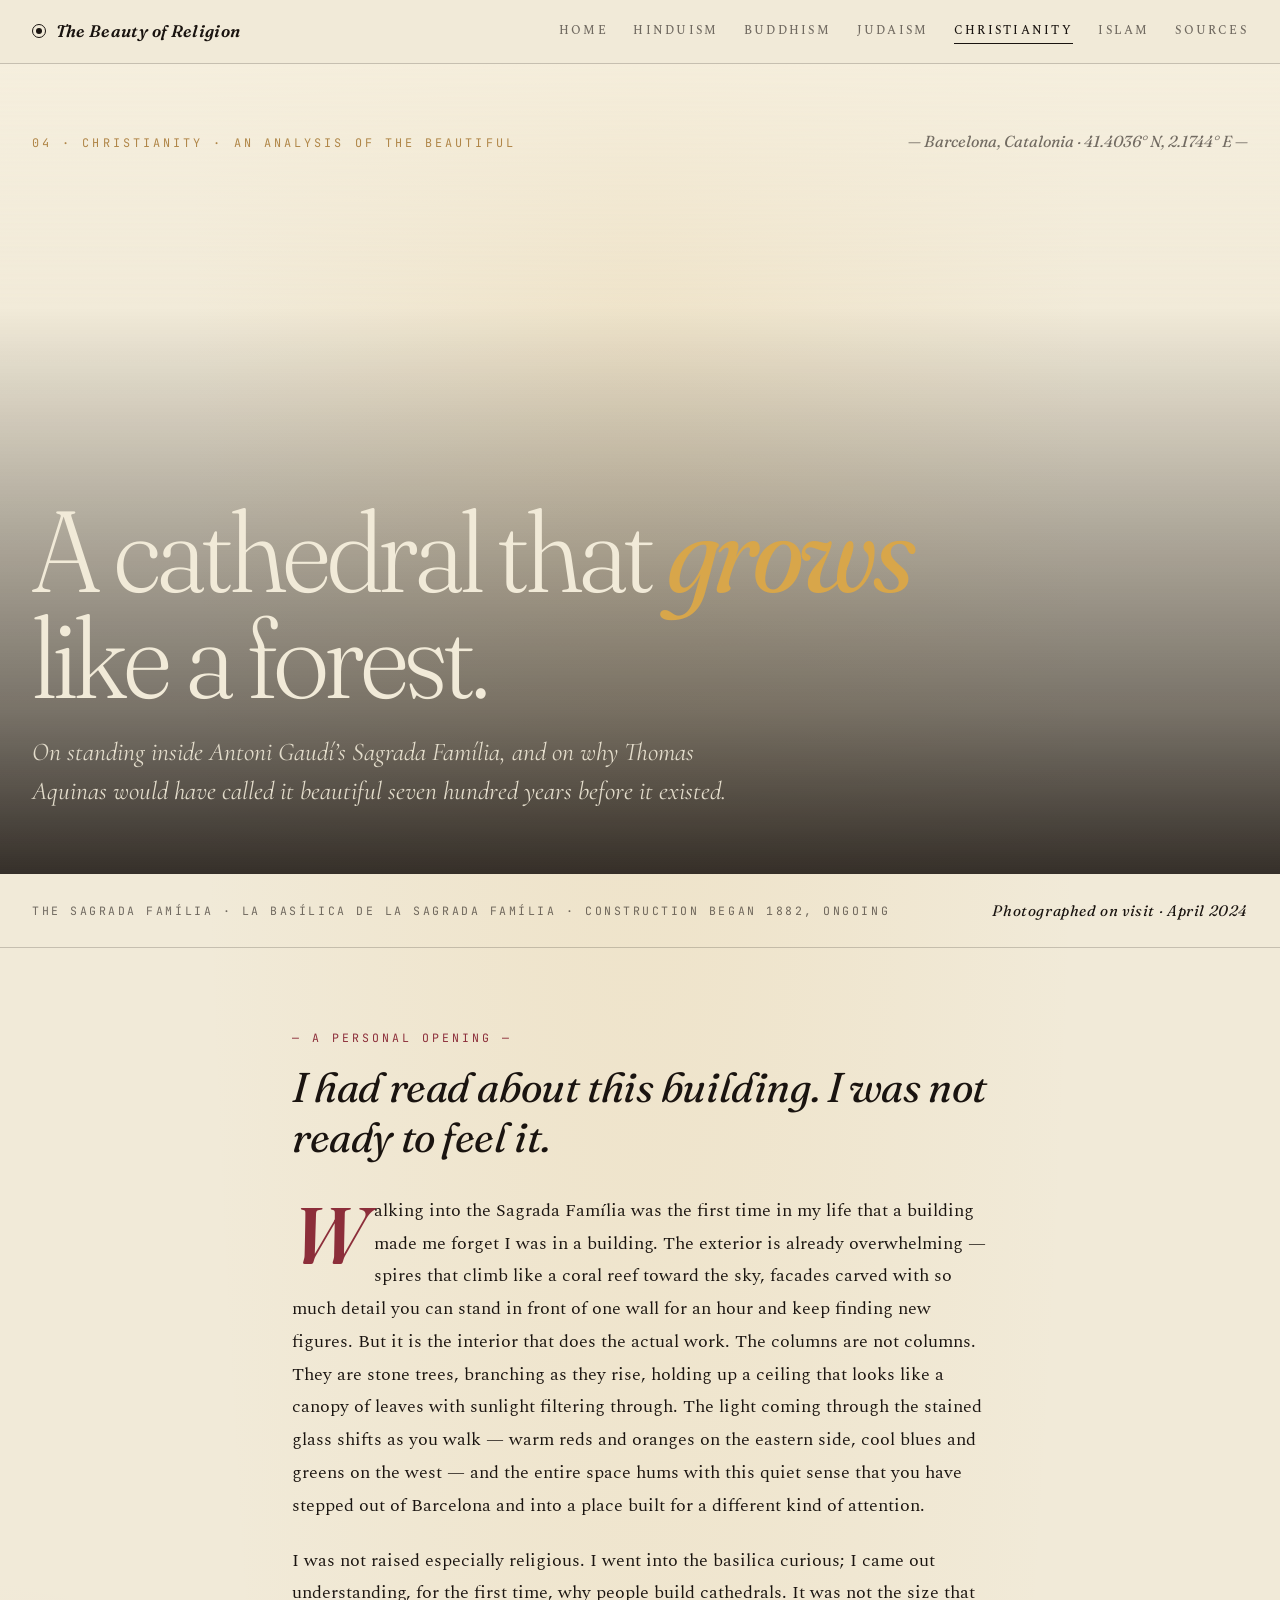
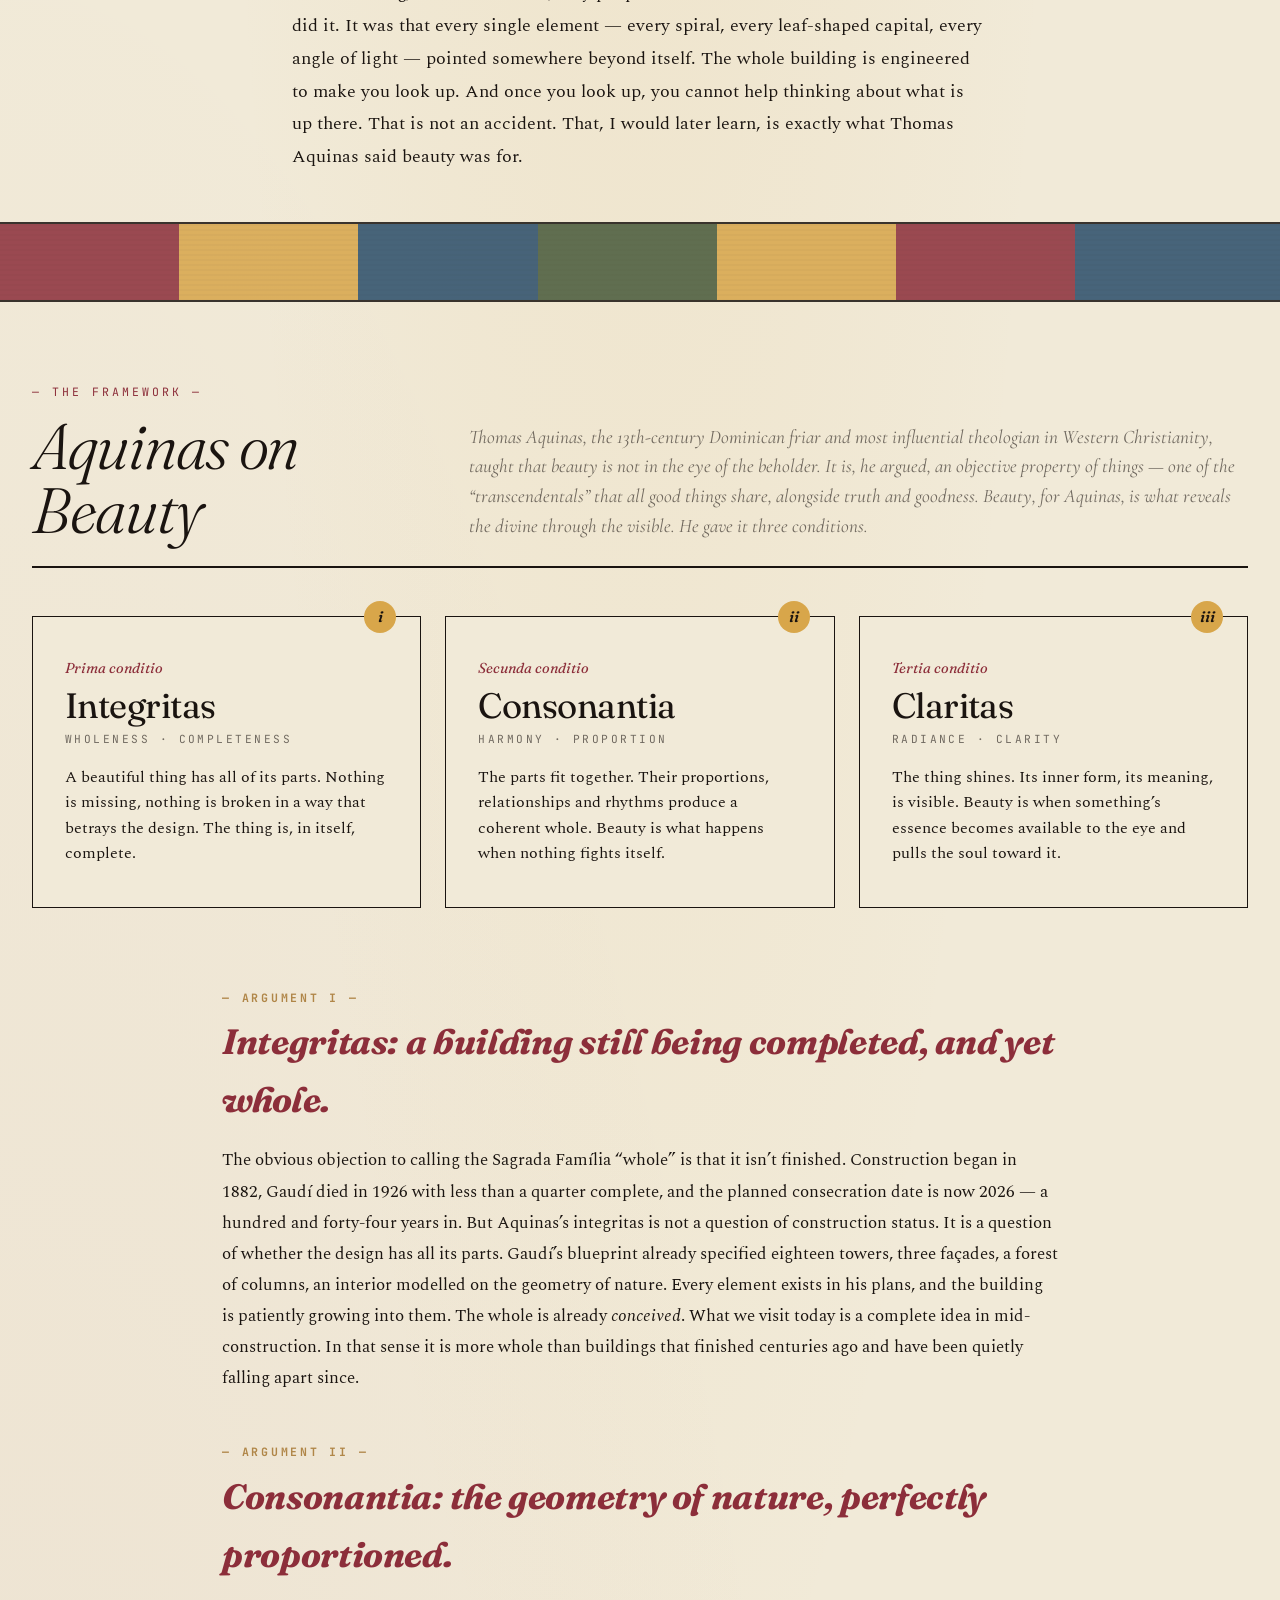
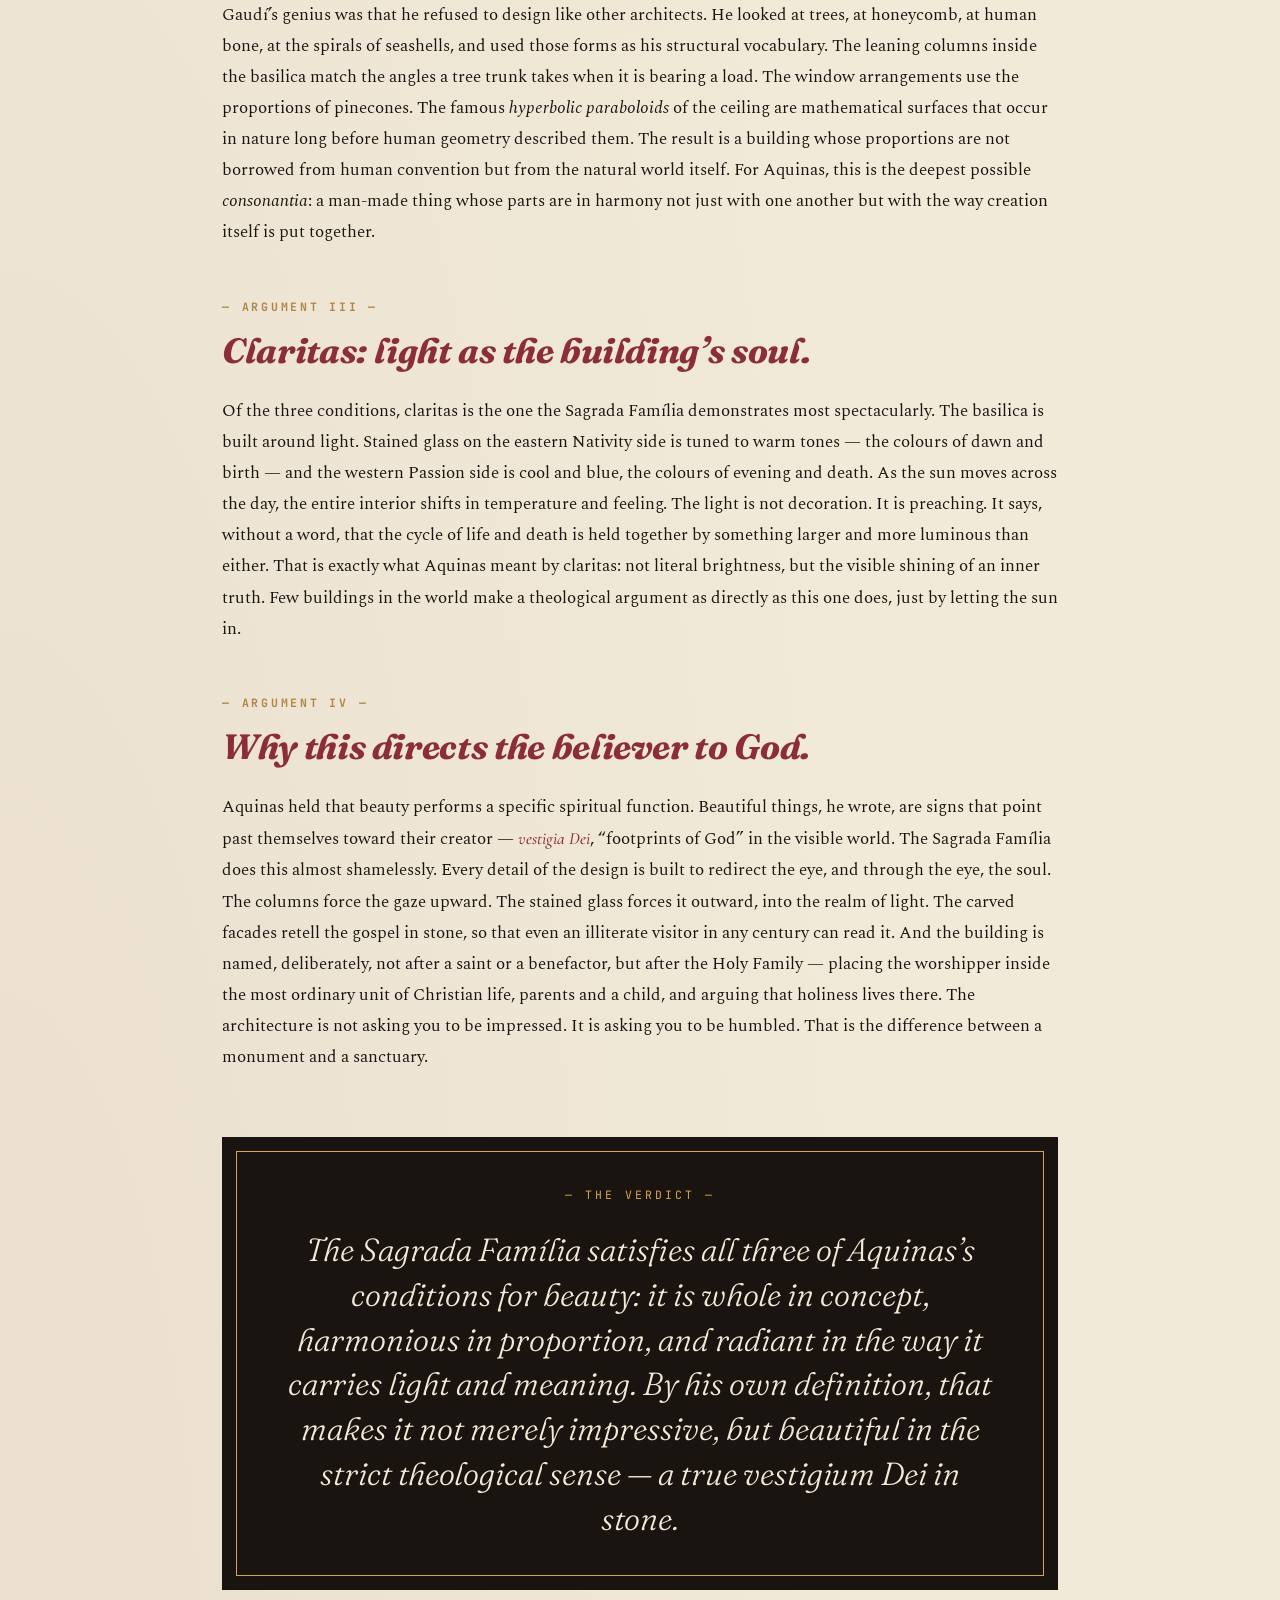
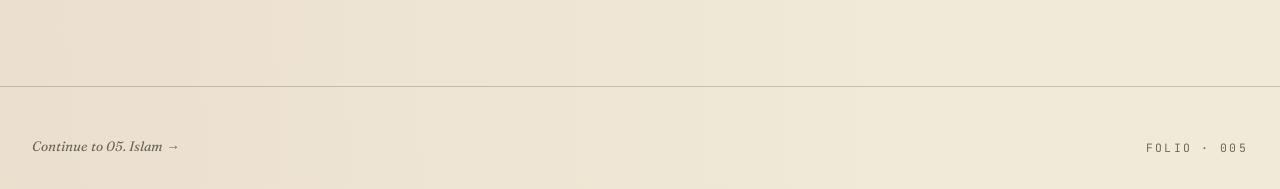
<file: christianity.html>
<!DOCTYPE html>
<html lang="en">
<head>
<meta charset="UTF-8" />
<meta name="viewport" content="width=device-width, initial-scale=1.0" />
<title>04. Christianity — The Beauty of Religion</title>
<meta name="description" content="An analysis of the Sagrada Família in Barcelona through Thomas Aquinas' theory of the Beautiful." />
<link rel="preconnect" href="https://fonts.googleapis.com" />
<link rel="preconnect" href="https://fonts.gstatic.com" crossorigin />
<link href="https://fonts.googleapis.com/css2?family=Fraunces:ital,opsz,wght,SOFT,WONK@0,9..144,300..900,0..100,0..1;1,9..144,300..900,0..100,0..1&family=Spectral:ital,wght@0,300;0,400;0,500;0,600;0,700;1,400;1,600&family=Cormorant+Garamond:ital,wght@0,400;0,500;0,600;0,700;1,400;1,600&family=JetBrains+Mono:wght@400;500&display=swap" rel="stylesheet" />
<link rel="stylesheet" href="styles/global.css" />
<style>
  /* ——— Christian palette: Catalan sandstone, candle gold, stained-glass deep ——— */
  :root {
    --paper: #f1ead8;
    --ink: #1a1410;
    --rule: rgba(26, 20, 16, 0.2);
    --muted: rgba(26, 20, 16, 0.6);
    --stone: #b08648;
    --rose: #8c2e3a;
    --sky: #2a4d6a;
    --candle: #d8a64a;
    --mossgreen: #485a3a;
  }
  body {
    background:
      radial-gradient(ellipse at 50% 0%, rgba(216, 166, 74, 0.12), transparent 50%),
      radial-gradient(ellipse at 0% 100%, rgba(140, 46, 58, 0.06), transparent 50%),
      var(--paper);
  }

  /* ——— Hero with cathedral photo ——— */
  .hero {
    position: relative;
    min-height: 90vh;
    display: grid;
    grid-template-rows: auto 1fr auto;
    overflow: hidden;
  }
  .hero-img {
    position: absolute; inset: 0;
    background-image: url("https://images.unsplash.com/photo-1583779457094-ab6f0164a8d7?auto=format&fit=crop&w=1800&q=80");
    background-size: cover;
    background-position: center 30%;
    filter: contrast(1.05) saturate(0.9);
  }
  .hero-img::after {
    content: "";
    position: absolute; inset: 0;
    background:
      linear-gradient(to bottom, rgba(241, 234, 216, 0.85) 0%, rgba(241, 234, 216, 0.1) 30%, rgba(26, 20, 16, 0.55) 80%, rgba(26, 20, 16, 0.85) 100%);
  }
  .hero-content {
    position: relative;
    z-index: 1;
    padding: 4rem 2rem;
    max-width: 1280px;
    margin: 0 auto;
    width: 100%;
    display: flex;
    flex-direction: column;
    justify-content: space-between;
    flex: 1;
    grid-row: 1 / -1;
  }
  .hero-top {
    display: flex;
    justify-content: space-between;
    align-items: baseline;
    flex-wrap: wrap;
    gap: 1rem;
  }
  .hero-tag {
    font-family: var(--font-mono);
    font-size: 0.74rem;
    text-transform: uppercase;
    letter-spacing: 0.26em;
    color: var(--stone);
  }
  .hero-loc {
    font-family: var(--font-display);
    font-style: italic;
    font-size: 1rem;
    color: var(--muted);
  }
  .hero-bottom {
    color: var(--paper);
    margin-top: auto;
  }
  .hero-bottom h1 {
    font-family: var(--font-display);
    font-weight: 300;
    font-size: clamp(3rem, 9vw, 7.5rem);
    line-height: 0.92;
    letter-spacing: -0.025em;
    font-variation-settings: "SOFT" 50, "WONK" 1, "opsz" 144;
    margin-bottom: 1.5rem;
    max-width: 1000px;
  }
  .hero-bottom h1 em {
    font-style: italic;
    font-weight: 400;
    color: var(--candle);
  }
  .hero-bottom .deck {
    font-family: var(--font-accent);
    font-style: italic;
    font-size: clamp(1.2rem, 2vw, 1.6rem);
    line-height: 1.5;
    max-width: 700px;
    color: var(--paper);
    opacity: 0.9;
  }

  /* ——— Caption strip ——— */
  .caption {
    max-width: 1280px;
    margin: 0 auto;
    padding: 1.5rem 2rem;
    display: flex;
    justify-content: space-between;
    align-items: center;
    flex-wrap: wrap;
    gap: 1rem;
    border-bottom: 1px solid var(--rule);
    font-family: var(--font-mono);
    font-size: 0.72rem;
    text-transform: uppercase;
    letter-spacing: 0.22em;
    color: var(--muted);
  }
  .caption .img-credit { font-style: italic; font-family: var(--font-display); text-transform: none; letter-spacing: 0.04em; font-size: 0.95rem; color: var(--ink); }

  /* ——— Personal opening ——— */
  .personal {
    max-width: 760px;
    margin: 5rem auto 3rem;
    padding: 0 2rem;
  }
  .personal .label {
    font-family: var(--font-mono);
    font-size: 0.72rem;
    letter-spacing: 0.26em;
    text-transform: uppercase;
    color: var(--rose);
    margin-bottom: 1rem;
    display: block;
  }
  .personal h2 {
    font-family: var(--font-display);
    font-style: italic;
    font-weight: 400;
    font-size: clamp(1.8rem, 3.4vw, 2.6rem);
    line-height: 1.2;
    margin-bottom: 2rem;
    letter-spacing: -0.01em;
  }
  .personal p {
    font-size: 1.15rem;
    line-height: 1.78;
    margin-bottom: 1.4rem;
  }
  .personal p:first-of-type::first-letter {
    font-family: var(--font-display);
    font-size: 5rem;
    font-weight: 600;
    float: left;
    line-height: 0.85;
    margin: 0.4rem 0.55rem -0.1rem 0;
    font-style: italic;
    color: var(--rose);
  }

  /* ——— Aquinas section ——— */
  .aquinas {
    max-width: 1280px;
    margin: 5rem auto;
    padding: 0 2rem;
  }
  .aquinas-head {
    display: grid;
    grid-template-columns: 1fr 2fr;
    gap: 3rem;
    align-items: end;
    border-bottom: 2px solid var(--ink);
    padding-bottom: 1.5rem;
    margin-bottom: 3rem;
  }
  .aquinas-head .label {
    font-family: var(--font-mono);
    font-size: 0.72rem;
    letter-spacing: 0.26em;
    text-transform: uppercase;
    color: var(--rose);
    margin-bottom: 0.8rem;
  }
  .aquinas-head h2 {
    font-family: var(--font-display);
    font-style: italic;
    font-weight: 300;
    font-size: clamp(2.2rem, 5vw, 4rem);
    line-height: 1;
    letter-spacing: -0.02em;
  }
  .aquinas-head .blurb {
    font-family: var(--font-accent);
    font-style: italic;
    font-size: 1.2rem;
    line-height: 1.55;
    color: var(--muted);
  }

  .three-conditions {
    display: grid;
    grid-template-columns: repeat(3, 1fr);
    gap: 1.5rem;
    margin-bottom: 4rem;
  }
  .condition {
    padding: 2.5rem 2rem;
    background: var(--paper);
    border: 1.5px solid var(--ink);
    position: relative;
    transition: transform 0.5s ease, background 0.5s ease;
  }
  .condition:hover { transform: translateY(-6px); background: #faf3df; }
  .condition .lt {
    font-family: var(--font-display);
    font-style: italic;
    font-size: 0.9rem;
    color: var(--rose);
    margin-bottom: 0.5rem;
  }
  .condition .word {
    font-family: var(--font-display);
    font-weight: 400;
    font-size: 2.2rem;
    line-height: 1;
    margin-bottom: 0.4rem;
    letter-spacing: -0.015em;
  }
  .condition .en {
    font-family: var(--font-mono);
    font-size: 0.7rem;
    text-transform: uppercase;
    letter-spacing: 0.22em;
    color: var(--muted);
    margin-bottom: 1rem;
  }
  .condition p { font-size: 1rem; line-height: 1.6; }
  .condition .seal {
    position: absolute;
    top: -16px; right: 1.5rem;
    width: 32px; height: 32px;
    background: var(--candle);
    color: var(--ink);
    display: flex; align-items: center; justify-content: center;
    font-family: var(--font-display);
    font-style: italic;
    font-weight: 600;
    border-radius: 50%;
    font-size: 0.95rem;
  }

  /* ——— Defense (the argument) ——— */
  .defense {
    max-width: 900px;
    margin: 5rem auto;
    padding: 0 2rem;
  }
  .defense h3 {
    font-family: var(--font-display);
    font-style: italic;
    font-size: clamp(1.6rem, 3vw, 2.2rem);
    margin: 3rem 0 1rem;
    color: var(--rose);
    letter-spacing: -0.01em;
  }
  .defense h3 .marker {
    font-family: var(--font-mono);
    font-style: normal;
    font-size: 0.72rem;
    letter-spacing: 0.24em;
    color: var(--stone);
    text-transform: uppercase;
    display: block;
    margin-bottom: 0.4rem;
  }
  .defense p {
    font-size: 1.08rem;
    line-height: 1.8;
    margin-bottom: 1.4rem;
  }
  .defense em.lat {
    font-family: var(--font-accent);
    color: var(--rose);
    font-weight: 500;
  }

  .verdict {
    margin-top: 4rem;
    padding: 3rem 2.5rem;
    background: var(--ink);
    color: var(--paper);
    text-align: center;
    position: relative;
  }
  .verdict::before {
    content: ""; position: absolute; inset: 14px;
    border: 1px solid var(--candle); pointer-events: none;
  }
  .verdict .lbl {
    font-family: var(--font-mono);
    font-size: 0.72rem;
    text-transform: uppercase;
    letter-spacing: 0.26em;
    color: var(--candle);
    margin-bottom: 1.5rem;
  }
  .verdict p {
    font-family: var(--font-display);
    font-style: italic;
    font-weight: 300;
    font-size: clamp(1.4rem, 2.6vw, 2rem);
    line-height: 1.4;
    max-width: 720px;
    margin: 0 auto;
    font-variation-settings: "SOFT" 50;
  }

  /* ——— Stained glass decor ——— */
  .glass-strip {
    height: 80px;
    margin: 0;
    background: linear-gradient(
      90deg,
      var(--rose) 0%,
      var(--rose) 14%,
      var(--candle) 14%,
      var(--candle) 28%,
      var(--sky) 28%,
      var(--sky) 42%,
      var(--mossgreen) 42%,
      var(--mossgreen) 56%,
      var(--candle) 56%,
      var(--candle) 70%,
      var(--rose) 70%,
      var(--rose) 84%,
      var(--sky) 84%,
      var(--sky) 100%
    );
    border-top: 2px solid var(--ink);
    border-bottom: 2px solid var(--ink);
    opacity: 0.85;
    position: relative;
  }
  .glass-strip::after {
    content: "";
    position: absolute; inset: 0;
    background: repeating-linear-gradient(
      0deg,
      rgba(0,0,0,0.06) 0px,
      transparent 1px,
      transparent 4px,
      rgba(0,0,0,0.06) 5px
    );
  }

  @media (max-width: 880px) {
    .hero-bottom h1 { font-size: clamp(2.5rem, 10vw, 4rem); }
    .aquinas-head { grid-template-columns: 1fr; gap: 1rem; }
    .three-conditions { grid-template-columns: 1fr; }
  }
</style>
</head>
<body>

<nav class="site-nav">
  <div class="brand"><a href="index.html"><span class="ornament"></span><span>The Beauty of Religion</span></a></div>
  <ul>
    <li><a href="index.html">Home</a></li>
    <li><a href="hinduism.html">Hinduism</a></li>
    <li><a href="buddhism.html">Buddhism</a></li>
    <li><a href="judaism.html">Judaism</a></li>
    <li><a href="christianity.html" class="active">Christianity</a></li>
    <li><a href="islam.html">Islam</a></li>
    <li><a href="works-cited.html">Sources</a></li>
  </ul>
</nav>

<header class="hero">
  <div class="hero-img"></div>
  <div class="hero-content">
    <div class="hero-top">
      <span class="hero-tag">04 · Christianity · An Analysis of the Beautiful</span>
      <span class="hero-loc">— Barcelona, Catalonia &middot; 41.4036&deg; N, 2.1744&deg; E —</span>
    </div>
    <div class="hero-bottom">
      <h1>A cathedral that <em>grows</em><br/>like a forest.</h1>
      <p class="deck">On standing inside Antoni Gaud&iacute;&rsquo;s Sagrada Fam&iacute;lia, and on why Thomas Aquinas would have called it beautiful seven hundred years before it existed.</p>
    </div>
  </div>
</header>

<div class="caption">
  <span>The Sagrada Família · La Basílica de la Sagrada Família · Construction began 1882, ongoing</span>
  <span class="img-credit">Photographed on visit · April 2024</span>
</div>

<section class="personal">
  <span class="label">— A personal opening —</span>
  <h2>I had read about this building. I was not ready to feel it.</h2>
  <p>
    Walking into the Sagrada Família was the first time in my life that a building made me forget I was in a building. The exterior is already overwhelming &mdash; spires that climb like a coral reef toward the sky, facades carved with so much detail you can stand in front of one wall for an hour and keep finding new figures. But it is the interior that does the actual work. The columns are not columns. They are stone trees, branching as they rise, holding up a ceiling that looks like a canopy of leaves with sunlight filtering through. The light coming through the stained glass shifts as you walk &mdash; warm reds and oranges on the eastern side, cool blues and greens on the west &mdash; and the entire space hums with this quiet sense that you have stepped out of Barcelona and into a place built for a different kind of attention.
  </p>
  <p>
    I was not raised especially religious. I went into the basilica curious; I came out understanding, for the first time, why people build cathedrals. It was not the size that did it. It was that every single element &mdash; every spiral, every leaf-shaped capital, every angle of light &mdash; pointed somewhere beyond itself. The whole building is engineered to make you look up. And once you look up, you cannot help thinking about what is up there. That is not an accident. That, I would later learn, is exactly what Thomas Aquinas said beauty was for.
  </p>
</section>

<div class="glass-strip" aria-hidden="true"></div>

<section class="aquinas">
  <div class="aquinas-head">
    <div>
      <div class="label">— The framework —</div>
      <h2>Aquinas on Beauty</h2>
    </div>
    <p class="blurb">
      Thomas Aquinas, the 13th-century Dominican friar and most influential theologian in Western Christianity, taught that beauty is not in the eye of the beholder. It is, he argued, an objective property of things &mdash; one of the &ldquo;transcendentals&rdquo; that all good things share, alongside truth and goodness. Beauty, for Aquinas, is what reveals the divine through the visible. He gave it three conditions.
    </p>
  </div>

  <div class="three-conditions">
    <div class="condition reveal">
      <div class="seal">i</div>
      <div class="lt">Prima conditio</div>
      <div class="word">Integritas</div>
      <div class="en">Wholeness · Completeness</div>
      <p>A beautiful thing has all of its parts. Nothing is missing, nothing is broken in a way that betrays the design. The thing is, in itself, complete.</p>
    </div>
    <div class="condition reveal">
      <div class="seal">ii</div>
      <div class="lt">Secunda conditio</div>
      <div class="word">Consonantia</div>
      <div class="en">Harmony · Proportion</div>
      <p>The parts fit together. Their proportions, relationships and rhythms produce a coherent whole. Beauty is what happens when nothing fights itself.</p>
    </div>
    <div class="condition reveal">
      <div class="seal">iii</div>
      <div class="lt">Tertia conditio</div>
      <div class="word">Claritas</div>
      <div class="en">Radiance · Clarity</div>
      <p>The thing shines. Its inner form, its meaning, is visible. Beauty is when something&rsquo;s essence becomes available to the eye and pulls the soul toward it.</p>
    </div>
  </div>
</section>

<article class="defense">

  <h3><span class="marker">— Argument i —</span>Integritas: a building still being completed, and yet whole.</h3>
  <p>
    The obvious objection to calling the Sagrada Família &ldquo;whole&rdquo; is that it isn&rsquo;t finished. Construction began in 1882, Gaudí died in 1926 with less than a quarter complete, and the planned consecration date is now 2026 &mdash; a hundred and forty-four years in. But Aquinas&rsquo;s integritas is not a question of construction status. It is a question of whether the design has all its parts. Gaudí&rsquo;s blueprint already specified eighteen towers, three façades, a forest of columns, an interior modelled on the geometry of nature. Every element exists in his plans, and the building is patiently growing into them. The whole is already <em>conceived</em>. What we visit today is a complete idea in mid-construction. In that sense it is more whole than buildings that finished centuries ago and have been quietly falling apart since.
  </p>

  <h3><span class="marker">— Argument ii —</span>Consonantia: the geometry of nature, perfectly proportioned.</h3>
  <p>
    Gaudí&rsquo;s genius was that he refused to design like other architects. He looked at trees, at honeycomb, at human bone, at the spirals of seashells, and used those forms as his structural vocabulary. The leaning columns inside the basilica match the angles a tree trunk takes when it is bearing a load. The window arrangements use the proportions of pinecones. The famous <em>hyperbolic paraboloids</em> of the ceiling are mathematical surfaces that occur in nature long before human geometry described them. The result is a building whose proportions are not borrowed from human convention but from the natural world itself. For Aquinas, this is the deepest possible <em>consonantia</em>: a man-made thing whose parts are in harmony not just with one another but with the way creation itself is put together.
  </p>

  <h3><span class="marker">— Argument iii —</span>Claritas: light as the building&rsquo;s soul.</h3>
  <p>
    Of the three conditions, claritas is the one the Sagrada Família demonstrates most spectacularly. The basilica is built around light. Stained glass on the eastern Nativity side is tuned to warm tones &mdash; the colours of dawn and birth &mdash; and the western Passion side is cool and blue, the colours of evening and death. As the sun moves across the day, the entire interior shifts in temperature and feeling. The light is not decoration. It is preaching. It says, without a word, that the cycle of life and death is held together by something larger and more luminous than either. That is exactly what Aquinas meant by claritas: not literal brightness, but the visible shining of an inner truth. Few buildings in the world make a theological argument as directly as this one does, just by letting the sun in.
  </p>

  <h3><span class="marker">— Argument iv —</span>Why this directs the believer to God.</h3>
  <p>
    Aquinas held that beauty performs a specific spiritual function. Beautiful things, he wrote, are signs that point past themselves toward their creator &mdash; <em class="lat">vestigia Dei</em>, &ldquo;footprints of God&rdquo; in the visible world. The Sagrada Família does this almost shamelessly. Every detail of the design is built to redirect the eye, and through the eye, the soul. The columns force the gaze upward. The stained glass forces it outward, into the realm of light. The carved facades retell the gospel in stone, so that even an illiterate visitor in any century can read it. And the building is named, deliberately, not after a saint or a benefactor, but after the Holy Family &mdash; placing the worshipper inside the most ordinary unit of Christian life, parents and a child, and arguing that holiness lives there. The architecture is not asking you to be impressed. It is asking you to be humbled. That is the difference between a monument and a sanctuary.
  </p>

  <div class="verdict reveal">
    <div class="lbl">— The verdict —</div>
    <p>
      The Sagrada Família satisfies all three of Aquinas&rsquo;s conditions for beauty: it is whole in concept, harmonious in proportion, and radiant in the way it carries light and meaning. By his own definition, that makes it not merely impressive, but beautiful in the strict theological sense &mdash; a true vestigium Dei in stone.
    </p>
  </div>

</article>

<footer class="site-foot">
  <span class="colophon">Continue to <a href="islam.html" style="font-style:italic;">05. Islam &rarr;</a></span>
  <span class="pageno">Folio · 005</span>
</footer>

<script src="scripts/reveal.js"></script>
</body>
</html>
</file>
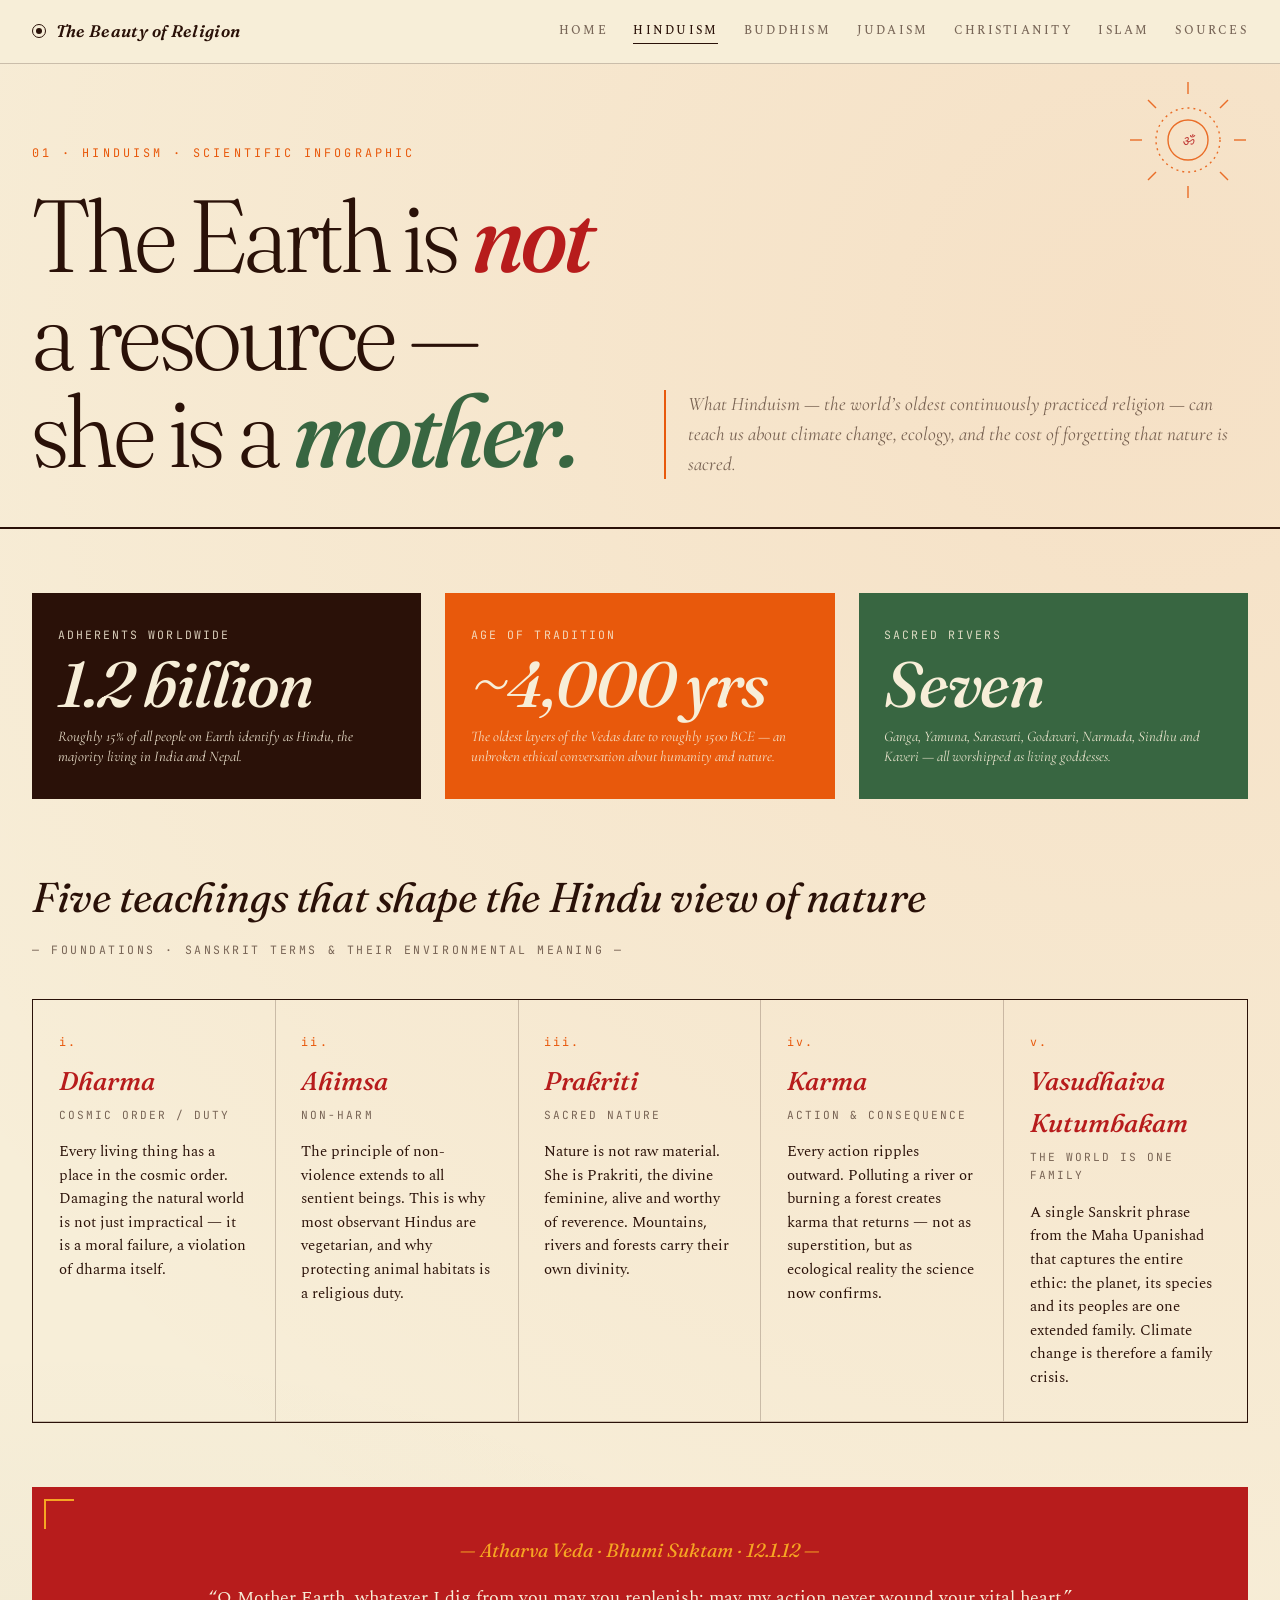
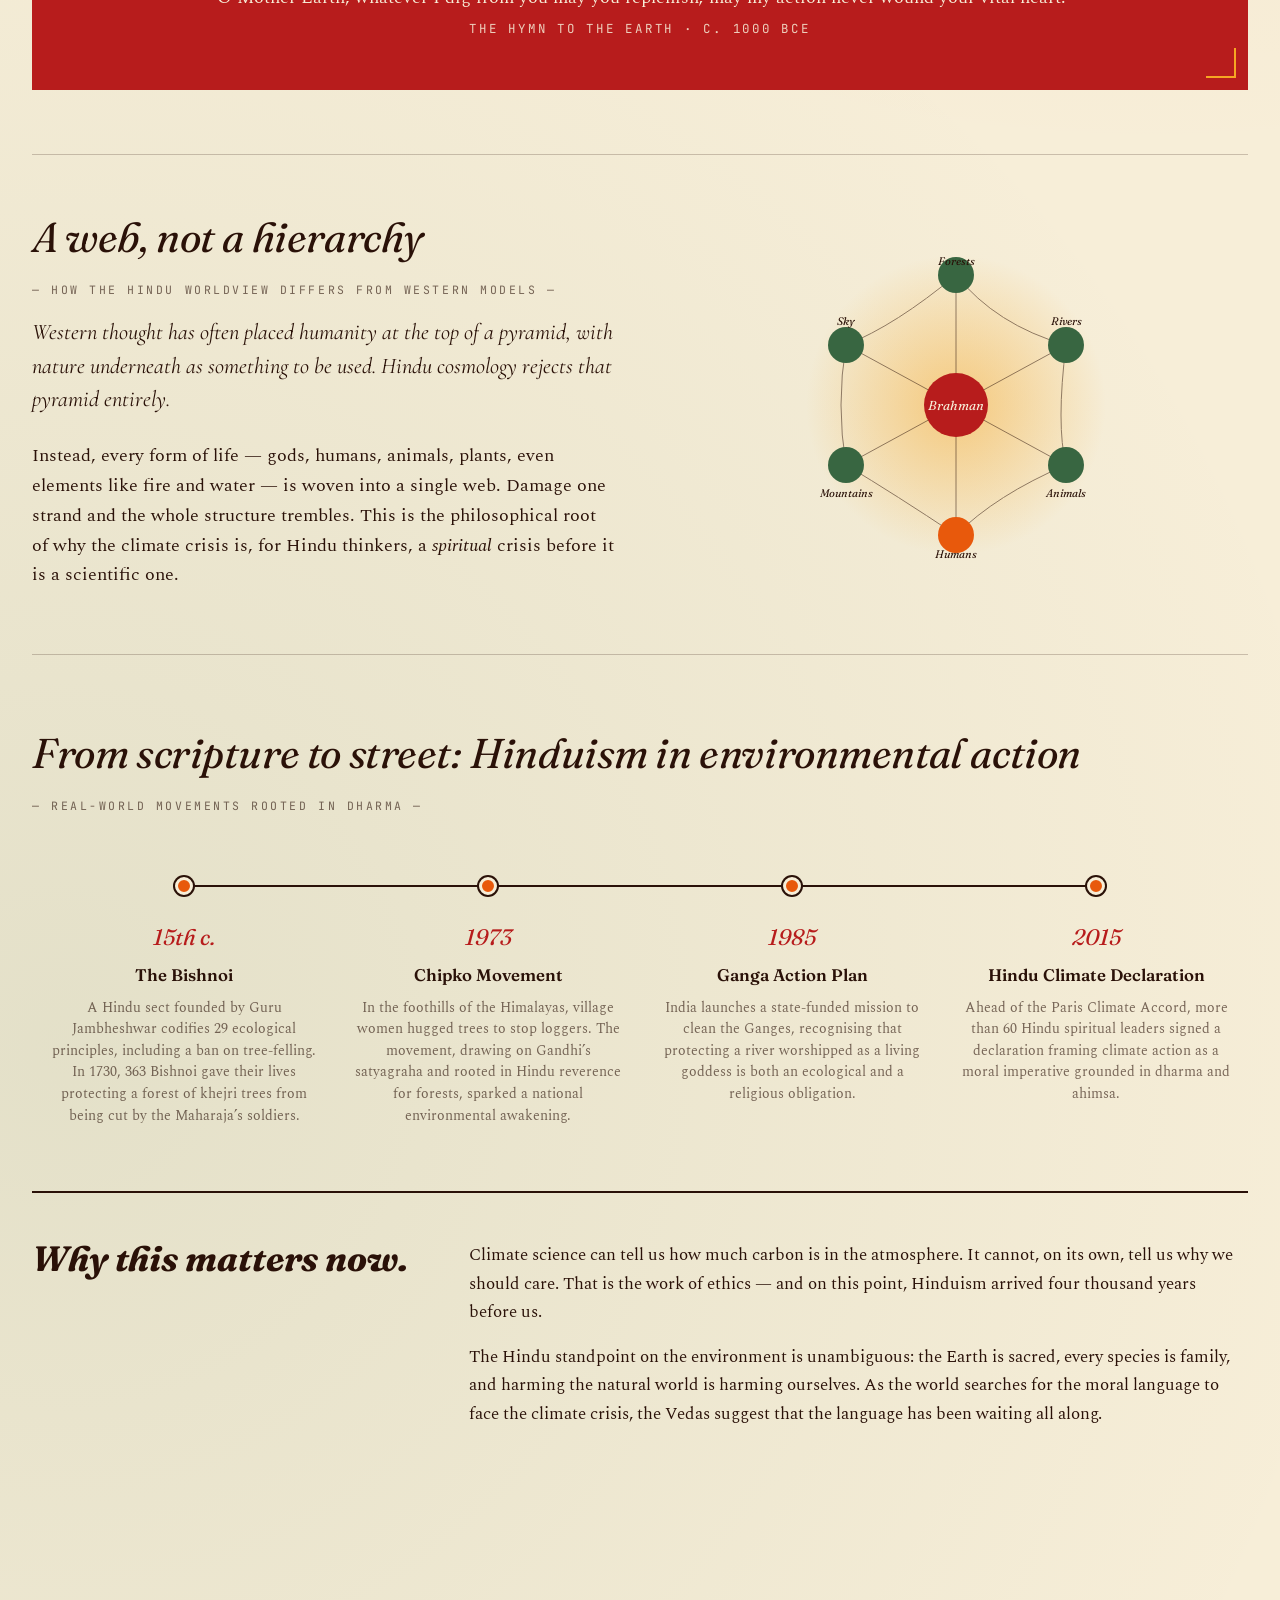
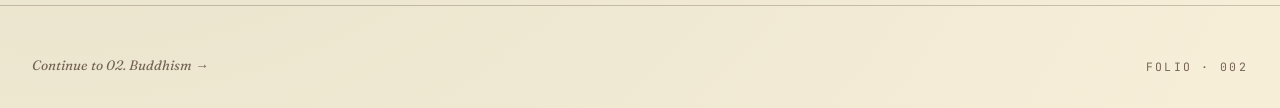
<file: hinduism.html>
<!DOCTYPE html>
<html lang="en">
<head>
<meta charset="UTF-8" />
<meta name="viewport" content="width=device-width, initial-scale=1.0" />
<title>01. Hinduism — The Beauty of Religion</title>
<meta name="description" content="An infographic on Hinduism, environmental ethics, and the climate crisis." />
<link rel="preconnect" href="https://fonts.googleapis.com" />
<link rel="preconnect" href="https://fonts.gstatic.com" crossorigin />
<link href="https://fonts.googleapis.com/css2?family=Fraunces:ital,opsz,wght,SOFT,WONK@0,9..144,300..900,0..100,0..1;1,9..144,300..900,0..100,0..1&family=Spectral:ital,wght@0,300;0,400;0,500;0,600;0,700;1,400;1,600&family=Cormorant+Garamond:ital,wght@0,400;0,500;0,600;0,700;1,400;1,600&family=JetBrains+Mono:wght@400;500&display=swap" rel="stylesheet" />
<link rel="stylesheet" href="styles/global.css" />
<style>
  /* ——— Hindu palette: saffron sun, deep red, sage ecology, ivory ——— */
  :root {
    --paper: #f7eed8;
    --ink: #2a1108;
    --rule: rgba(42, 17, 8, 0.22);
    --muted: rgba(42, 17, 8, 0.62);
    --saffron: #e8590c;
    --turmeric: #f6a623;
    --sindhura: #b71c1c;
    --sage: #386641;
    --leaf: #6a994e;
  }
  body {
    background:
      radial-gradient(circle at 90% 10%, rgba(232, 89, 12, 0.09), transparent 45%),
      radial-gradient(circle at 5% 80%, rgba(56, 102, 65, 0.10), transparent 45%),
      var(--paper);
  }

  /* ——— Hero ——— */
  .hero {
    padding: 5rem 2rem 3rem;
    max-width: 1280px;
    margin: 0 auto;
    display: grid;
    grid-template-columns: 1fr 1fr;
    gap: 3rem;
    align-items: end;
    border-bottom: 2px solid var(--ink);
  }
  .hero-tag {
    font-family: var(--font-mono);
    font-size: 0.74rem;
    letter-spacing: 0.26em;
    text-transform: uppercase;
    color: var(--saffron);
    margin-bottom: 1.5rem;
  }
  .hero h1 {
    font-family: var(--font-display);
    font-weight: 300;
    font-size: clamp(3rem, 8vw, 6.4rem);
    line-height: 0.95;
    letter-spacing: -0.025em;
    font-variation-settings: "SOFT" 50, "opsz" 144;
  }
  .hero h1 em {
    font-style: italic;
    font-weight: 500;
    color: var(--sindhura);
  }
  .hero h1 .green {
    color: var(--sage);
    font-style: italic;
    font-weight: 500;
  }
  .hero-aside {
    font-family: var(--font-accent);
    font-style: italic;
    font-size: 1.2rem;
    line-height: 1.55;
    color: var(--muted);
    border-left: 2px solid var(--saffron);
    padding-left: 1.4rem;
  }

  /* ——— Sun mandala SVG decoration ——— */
  .sun-decor {
    position: absolute;
    top: 5rem; right: 2rem;
    width: 120px; height: 120px;
    opacity: 0.85;
    animation: spin 80s linear infinite;
    pointer-events: none;
  }
  @keyframes spin { to { transform: rotate(360deg); } }

  /* ——— Infographic main ——— */
  .info {
    max-width: 1280px;
    margin: 0 auto;
    padding: 4rem 2rem;
  }

  .stat-row {
    display: grid;
    grid-template-columns: repeat(3, 1fr);
    gap: 1.5rem;
    margin-bottom: 4rem;
  }
  .stat {
    background: var(--ink);
    color: var(--paper);
    padding: 2rem 1.6rem;
    position: relative;
    overflow: hidden;
  }
  .stat:nth-child(2) { background: var(--saffron); }
  .stat:nth-child(3) { background: var(--sage); }
  .stat .big {
    font-family: var(--font-display);
    font-size: clamp(2.5rem, 5vw, 4rem);
    font-weight: 500;
    line-height: 1;
    font-style: italic;
    margin-bottom: 0.6rem;
    letter-spacing: -0.02em;
  }
  .stat .lbl {
    font-family: var(--font-mono);
    font-size: 0.72rem;
    text-transform: uppercase;
    letter-spacing: 0.18em;
    opacity: 0.85;
    margin-bottom: 0.5rem;
  }
  .stat .src {
    font-family: var(--font-accent);
    font-size: 0.92rem;
    font-style: italic;
    line-height: 1.4;
    opacity: 0.92;
  }

  /* ——— Section: Five Pillars ——— */
  .section-h {
    font-family: var(--font-display);
    font-size: clamp(1.8rem, 3.4vw, 2.6rem);
    font-style: italic;
    font-weight: 400;
    margin-bottom: 0.5rem;
    letter-spacing: -0.01em;
  }
  .section-sub {
    font-family: var(--font-mono);
    font-size: 0.72rem;
    text-transform: uppercase;
    letter-spacing: 0.22em;
    color: var(--muted);
    margin-bottom: 2.5rem;
  }

  .pillars {
    display: grid;
    grid-template-columns: repeat(auto-fit, minmax(220px, 1fr));
    gap: 0;
    border: 1.5px solid var(--ink);
    margin-bottom: 4rem;
  }
  .pillar {
    padding: 2rem 1.6rem;
    border-right: 1px solid var(--rule);
    border-bottom: 1px solid var(--rule);
    transition: background 0.4s ease;
  }
  .pillar:hover { background: rgba(232, 89, 12, 0.08); }
  .pillar:last-child { border-right: none; }
  .pillar .num {
    font-family: var(--font-mono);
    font-size: 0.72rem;
    color: var(--saffron);
    letter-spacing: 0.18em;
    margin-bottom: 0.6rem;
  }
  .pillar .term {
    font-family: var(--font-display);
    font-style: italic;
    font-size: 1.6rem;
    font-weight: 500;
    margin-bottom: 0.2rem;
    color: var(--sindhura);
  }
  .pillar .trans {
    font-family: var(--font-mono);
    font-size: 0.7rem;
    text-transform: uppercase;
    letter-spacing: 0.18em;
    color: var(--muted);
    margin-bottom: 1rem;
  }
  .pillar p {
    font-size: 0.95rem;
    line-height: 1.55;
  }

  /* ——— Diagram: Sacred Web ——— */
  .web-section {
    display: grid;
    grid-template-columns: 1fr 1fr;
    gap: 3rem;
    align-items: center;
    margin-bottom: 4rem;
    padding: 3rem 0;
    border-top: 1px solid var(--rule);
    border-bottom: 1px solid var(--rule);
  }
  .web-text p { margin-bottom: 1rem; }
  .web-text .lead {
    font-family: var(--font-accent);
    font-style: italic;
    font-size: 1.4rem;
    line-height: 1.5;
    margin-bottom: 1.6rem;
  }
  .web-svg { display: flex; justify-content: center; }

  /* ——— Quote block ——— */
  .verse {
    background: var(--sindhura);
    color: var(--paper);
    padding: 3rem 2.5rem;
    margin: 0 0 4rem;
    text-align: center;
    position: relative;
  }
  .verse::before, .verse::after {
    content: "";
    position: absolute;
    width: 30px; height: 30px;
    border: 2px solid var(--turmeric);
  }
  .verse::before { top: 12px; left: 12px; border-right: none; border-bottom: none; }
  .verse::after { bottom: 12px; right: 12px; border-left: none; border-top: none; }
  .verse .sanskrit {
    font-family: var(--font-display);
    font-style: italic;
    font-size: 1.2rem;
    color: var(--turmeric);
    margin-bottom: 1rem;
  }
  .verse blockquote {
    font-family: var(--font-accent);
    font-style: italic;
    font-size: clamp(1.3rem, 2.2vw, 1.8rem);
    line-height: 1.5;
    max-width: 720px;
    margin: 0 auto 1.4rem;
  }
  .verse cite {
    font-family: var(--font-mono);
    font-size: 0.78rem;
    letter-spacing: 0.22em;
    text-transform: uppercase;
    font-style: normal;
    opacity: 0.85;
  }

  /* ——— Timeline of action ——— */
  .timeline { margin-bottom: 4rem; }
  .timeline-track {
    display: grid;
    grid-template-columns: repeat(4, 1fr);
    gap: 0;
    position: relative;
  }
  .timeline-track::before {
    content: ""; position: absolute;
    top: 30px; left: 12.5%; right: 12.5%;
    height: 2px; background: var(--ink);
  }
  .step { padding: 0 1rem; position: relative; }
  .step .dot {
    width: 18px; height: 18px; border-radius: 50%;
    background: var(--saffron);
    border: 3px solid var(--paper);
    box-shadow: 0 0 0 2px var(--ink);
    margin: 22px auto 1.5rem;
  }
  .step .yr {
    font-family: var(--font-display);
    font-style: italic;
    font-size: 1.4rem;
    text-align: center;
    margin-bottom: 0.4rem;
    color: var(--sindhura);
  }
  .step h4 {
    font-family: var(--font-display);
    font-size: 1.05rem;
    font-weight: 600;
    text-align: center;
    margin-bottom: 0.5rem;
  }
  .step p {
    font-size: 0.9rem;
    line-height: 1.5;
    text-align: center;
    color: var(--muted);
  }

  /* ——— Conclusion ——— */
  .conclusion {
    display: grid;
    grid-template-columns: 1fr 2fr;
    gap: 3rem;
    align-items: start;
    border-top: 2px solid var(--ink);
    padding-top: 3rem;
  }
  .conclusion h3 {
    font-family: var(--font-display);
    font-size: 2.2rem;
    font-style: italic;
    line-height: 1;
  }
  .conclusion p {
    font-size: 1.05rem;
    line-height: 1.7;
    margin-bottom: 1rem;
  }

  @media (max-width: 880px) {
    .hero { grid-template-columns: 1fr; gap: 1.5rem; }
    .stat-row { grid-template-columns: 1fr; }
    .timeline-track { grid-template-columns: repeat(2, 1fr); gap: 2rem; }
    .timeline-track::before { display: none; }
    .web-section { grid-template-columns: 1fr; }
    .conclusion { grid-template-columns: 1fr; gap: 1rem; }
    .sun-decor { display: none; }
  }
</style>
</head>
<body>

<nav class="site-nav">
  <div class="brand"><a href="index.html"><span class="ornament"></span><span>The Beauty of Religion</span></a></div>
  <ul>
    <li><a href="index.html">Home</a></li>
    <li><a href="hinduism.html" class="active">Hinduism</a></li>
    <li><a href="buddhism.html">Buddhism</a></li>
    <li><a href="judaism.html">Judaism</a></li>
    <li><a href="christianity.html">Christianity</a></li>
    <li><a href="islam.html">Islam</a></li>
    <li><a href="works-cited.html">Sources</a></li>
  </ul>
</nav>

<svg class="sun-decor" viewBox="0 0 120 120" aria-hidden="true">
  <g fill="none" stroke="#e8590c" stroke-width="1.4">
    <circle cx="60" cy="60" r="20" />
    <circle cx="60" cy="60" r="32" stroke-dasharray="2 4" />
    <g>
      <line x1="60" y1="2" x2="60" y2="14" />
      <line x1="60" y1="106" x2="60" y2="118" />
      <line x1="2" y1="60" x2="14" y2="60" />
      <line x1="106" y1="60" x2="118" y2="60" />
      <line x1="20" y1="20" x2="28" y2="28" />
      <line x1="92" y1="92" x2="100" y2="100" />
      <line x1="100" y1="20" x2="92" y2="28" />
      <line x1="28" y1="92" x2="20" y2="100" />
    </g>
  </g>
  <text x="60" y="65" text-anchor="middle" font-family="Fraunces, serif" font-style="italic" font-size="14" fill="#b71c1c">ॐ</text>
</svg>

<header class="hero">
  <div>
    <div class="hero-tag">01 · Hinduism · Scientific Infographic</div>
    <h1>The Earth is <em>not</em> a resource &mdash;<br/>she is a <span class="green">mother.</span></h1>
  </div>
  <aside class="hero-aside">
    What Hinduism &mdash; the world&rsquo;s oldest continuously practiced religion &mdash; can teach us about climate change, ecology, and the cost of forgetting that nature is sacred.
  </aside>
</header>

<main class="info">

  <!-- Snapshot stats -->
  <div class="stat-row reveal">
    <div class="stat">
      <div class="lbl">Adherents Worldwide</div>
      <div class="big">1.2 billion</div>
      <div class="src">Roughly 15% of all people on Earth identify as Hindu, the majority living in India and Nepal.</div>
    </div>
    <div class="stat">
      <div class="lbl">Age of Tradition</div>
      <div class="big">~4,000 yrs</div>
      <div class="src">The oldest layers of the Vedas date to roughly 1500 BCE — an unbroken ethical conversation about humanity and nature.</div>
    </div>
    <div class="stat">
      <div class="lbl">Sacred Rivers</div>
      <div class="big">Seven</div>
      <div class="src">Ganga, Yamuna, Sarasvati, Godavari, Narmada, Sindhu and Kaveri — all worshipped as living goddesses.</div>
    </div>
  </div>

  <!-- Five teachings -->
  <h2 class="section-h">Five teachings that shape the Hindu view of nature</h2>
  <p class="section-sub">— Foundations · Sanskrit terms &amp; their environmental meaning —</p>

  <div class="pillars reveal">
    <div class="pillar">
      <div class="num">i.</div>
      <div class="term">Dharma</div>
      <div class="trans">Cosmic Order / Duty</div>
      <p>Every living thing has a place in the cosmic order. Damaging the natural world is not just impractical &mdash; it is a moral failure, a violation of dharma itself.</p>
    </div>
    <div class="pillar">
      <div class="num">ii.</div>
      <div class="term">Ahimsa</div>
      <div class="trans">Non-Harm</div>
      <p>The principle of non-violence extends to all sentient beings. This is why most observant Hindus are vegetarian, and why protecting animal habitats is a religious duty.</p>
    </div>
    <div class="pillar">
      <div class="num">iii.</div>
      <div class="term">Prakriti</div>
      <div class="trans">Sacred Nature</div>
      <p>Nature is not raw material. She is Prakriti, the divine feminine, alive and worthy of reverence. Mountains, rivers and forests carry their own divinity.</p>
    </div>
    <div class="pillar">
      <div class="num">iv.</div>
      <div class="term">Karma</div>
      <div class="trans">Action &amp; Consequence</div>
      <p>Every action ripples outward. Polluting a river or burning a forest creates karma that returns &mdash; not as superstition, but as ecological reality the science now confirms.</p>
    </div>
    <div class="pillar">
      <div class="num">v.</div>
      <div class="term">Vasudhaiva Kutumbakam</div>
      <div class="trans">The World is One Family</div>
      <p>A single Sanskrit phrase from the Maha Upanishad that captures the entire ethic: the planet, its species and its peoples are one extended family. Climate change is therefore a family crisis.</p>
    </div>
  </div>

  <!-- Verse -->
  <blockquote class="verse reveal">
    <div class="sanskrit">— Atharva Veda · Bhumi Suktam · 12.1.12 —</div>
    <p>
      &ldquo;O Mother Earth, whatever I dig from you may you replenish; may my action never wound your vital heart.&rdquo;
    </p>
    <cite>The Hymn to the Earth · c. 1000 BCE</cite>
  </blockquote>

  <!-- Sacred web diagram -->
  <div class="web-section">
    <div class="web-text">
      <h2 class="section-h">A web, not a hierarchy</h2>
      <p class="section-sub">— How the Hindu worldview differs from western models —</p>
      <p class="lead">
        Western thought has often placed humanity at the top of a pyramid, with nature underneath as something to be used. Hindu cosmology rejects that pyramid entirely.
      </p>
      <p>
        Instead, every form of life &mdash; gods, humans, animals, plants, even elements like fire and water &mdash; is woven into a single web. Damage one strand and the whole structure trembles. This is the philosophical root of why the climate crisis is, for Hindu thinkers, a <em>spiritual</em> crisis before it is a scientific one.
      </p>
    </div>
    <div class="web-svg">
      <svg viewBox="0 0 320 320" width="320" height="320" aria-hidden="true">
        <defs>
          <radialGradient id="g1" cx="50%" cy="50%" r="50%">
            <stop offset="0%" stop-color="#f6a623" stop-opacity="0.5"/>
            <stop offset="100%" stop-color="#f6a623" stop-opacity="0"/>
          </radialGradient>
        </defs>
        <circle cx="160" cy="160" r="150" fill="url(#g1)"/>
        <g stroke="#2a1108" stroke-width="1" fill="none" opacity="0.5">
          <line x1="160" y1="160" x2="160" y2="30"/>
          <line x1="160" y1="160" x2="270" y2="100"/>
          <line x1="160" y1="160" x2="270" y2="220"/>
          <line x1="160" y1="160" x2="160" y2="290"/>
          <line x1="160" y1="160" x2="50" y2="220"/>
          <line x1="160" y1="160" x2="50" y2="100"/>
          <path d="M160,30 Q200,80 270,100" />
          <path d="M270,100 Q260,180 270,220" />
          <path d="M270,220 Q200,250 160,290" />
          <path d="M160,290 Q100,250 50,220" />
          <path d="M50,220 Q40,160 50,100" />
          <path d="M50,100 Q100,80 160,30" />
        </g>
        <g font-family="Fraunces, serif" font-size="13" fill="#2a1108" font-style="italic" text-anchor="middle">
          <circle cx="160" cy="160" r="32" fill="#b71c1c"/>
          <text x="160" y="165" fill="#f7eed8">Brahman</text>
          <circle cx="160" cy="30" r="18" fill="#386641"/>
          <text x="160" y="20" font-size="11">Forests</text>
          <circle cx="270" cy="100" r="18" fill="#386641"/>
          <text x="270" y="80" font-size="11">Rivers</text>
          <circle cx="270" cy="220" r="18" fill="#386641"/>
          <text x="270" y="252" font-size="11">Animals</text>
          <circle cx="160" cy="290" r="18" fill="#e8590c"/>
          <text x="160" y="313" font-size="11">Humans</text>
          <circle cx="50" cy="220" r="18" fill="#386641"/>
          <text x="50" y="252" font-size="11">Mountains</text>
          <circle cx="50" cy="100" r="18" fill="#386641"/>
          <text x="50" y="80" font-size="11">Sky</text>
        </g>
      </svg>
    </div>
  </div>

  <!-- Action timeline -->
  <div class="timeline reveal">
    <h2 class="section-h">From scripture to street: Hinduism in environmental action</h2>
    <p class="section-sub">— Real-world movements rooted in dharma —</p>

    <div class="timeline-track">
      <div class="step">
        <div class="dot"></div>
        <div class="yr">15th c.</div>
        <h4>The Bishnoi</h4>
        <p>A Hindu sect founded by Guru Jambheshwar codifies 29 ecological principles, including a ban on tree-felling. In 1730, 363 Bishnoi gave their lives protecting a forest of khejri trees from being cut by the Maharaja&rsquo;s soldiers.</p>
      </div>
      <div class="step">
        <div class="dot"></div>
        <div class="yr">1973</div>
        <h4>Chipko Movement</h4>
        <p>In the foothills of the Himalayas, village women hugged trees to stop loggers. The movement, drawing on Gandhi&rsquo;s satyagraha and rooted in Hindu reverence for forests, sparked a national environmental awakening.</p>
      </div>
      <div class="step">
        <div class="dot"></div>
        <div class="yr">1985</div>
        <h4>Ganga Action Plan</h4>
        <p>India launches a state-funded mission to clean the Ganges, recognising that protecting a river worshipped as a living goddess is both an ecological and a religious obligation.</p>
      </div>
      <div class="step">
        <div class="dot"></div>
        <div class="yr">2015</div>
        <h4>Hindu Climate Declaration</h4>
        <p>Ahead of the Paris Climate Accord, more than 60 Hindu spiritual leaders signed a declaration framing climate action as a moral imperative grounded in dharma and ahimsa.</p>
      </div>
    </div>
  </div>

  <!-- Conclusion -->
  <div class="conclusion reveal">
    <h3>Why this matters now.</h3>
    <div>
      <p>
        Climate science can tell us how much carbon is in the atmosphere. It cannot, on its own, tell us why we should care. That is the work of ethics &mdash; and on this point, Hinduism arrived four thousand years before us.
      </p>
      <p>
        The Hindu standpoint on the environment is unambiguous: the Earth is sacred, every species is family, and harming the natural world is harming ourselves. As the world searches for the moral language to face the climate crisis, the Vedas suggest that the language has been waiting all along.
      </p>
    </div>
  </div>

</main>

<footer class="site-foot">
  <span class="colophon">Continue to <a href="buddhism.html" style="font-style:italic;">02. Buddhism &rarr;</a></span>
  <span class="pageno">Folio · 002</span>
</footer>

<script src="scripts/reveal.js"></script>
</body>
</html>
</file>
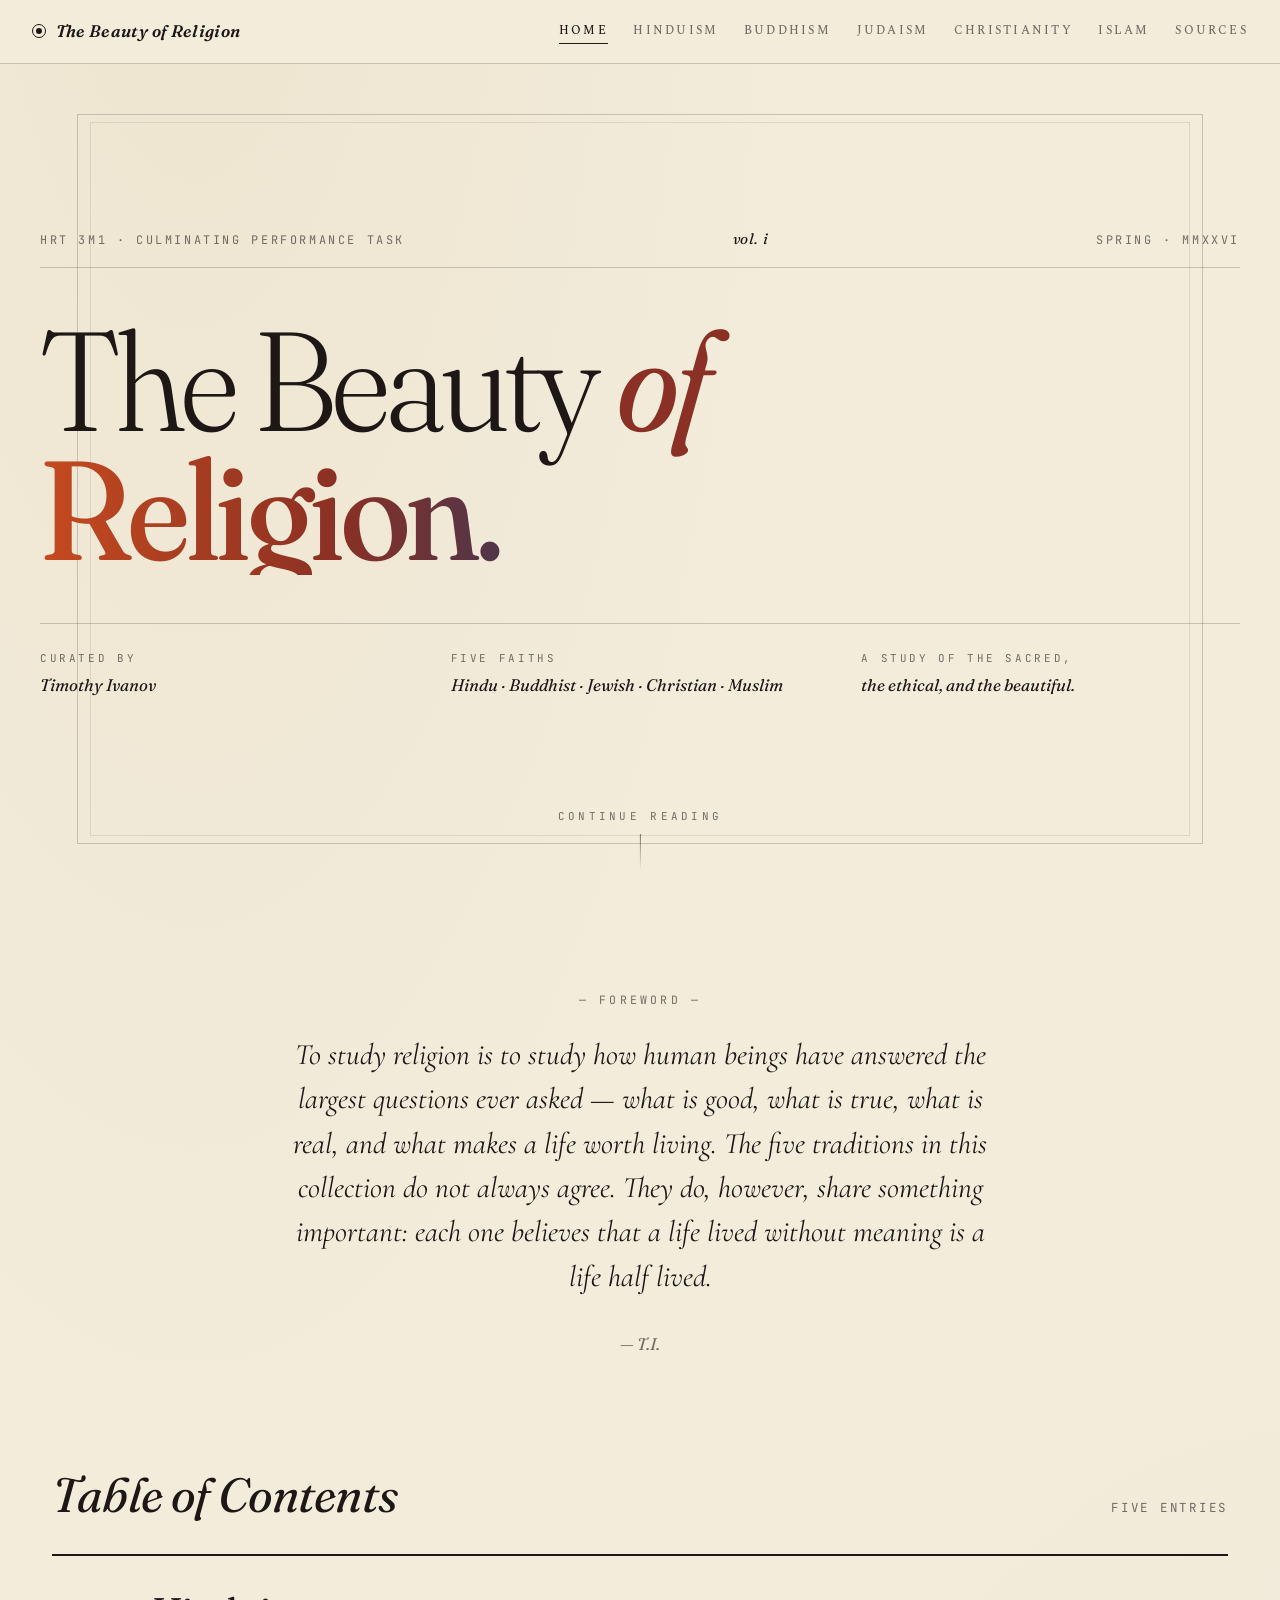
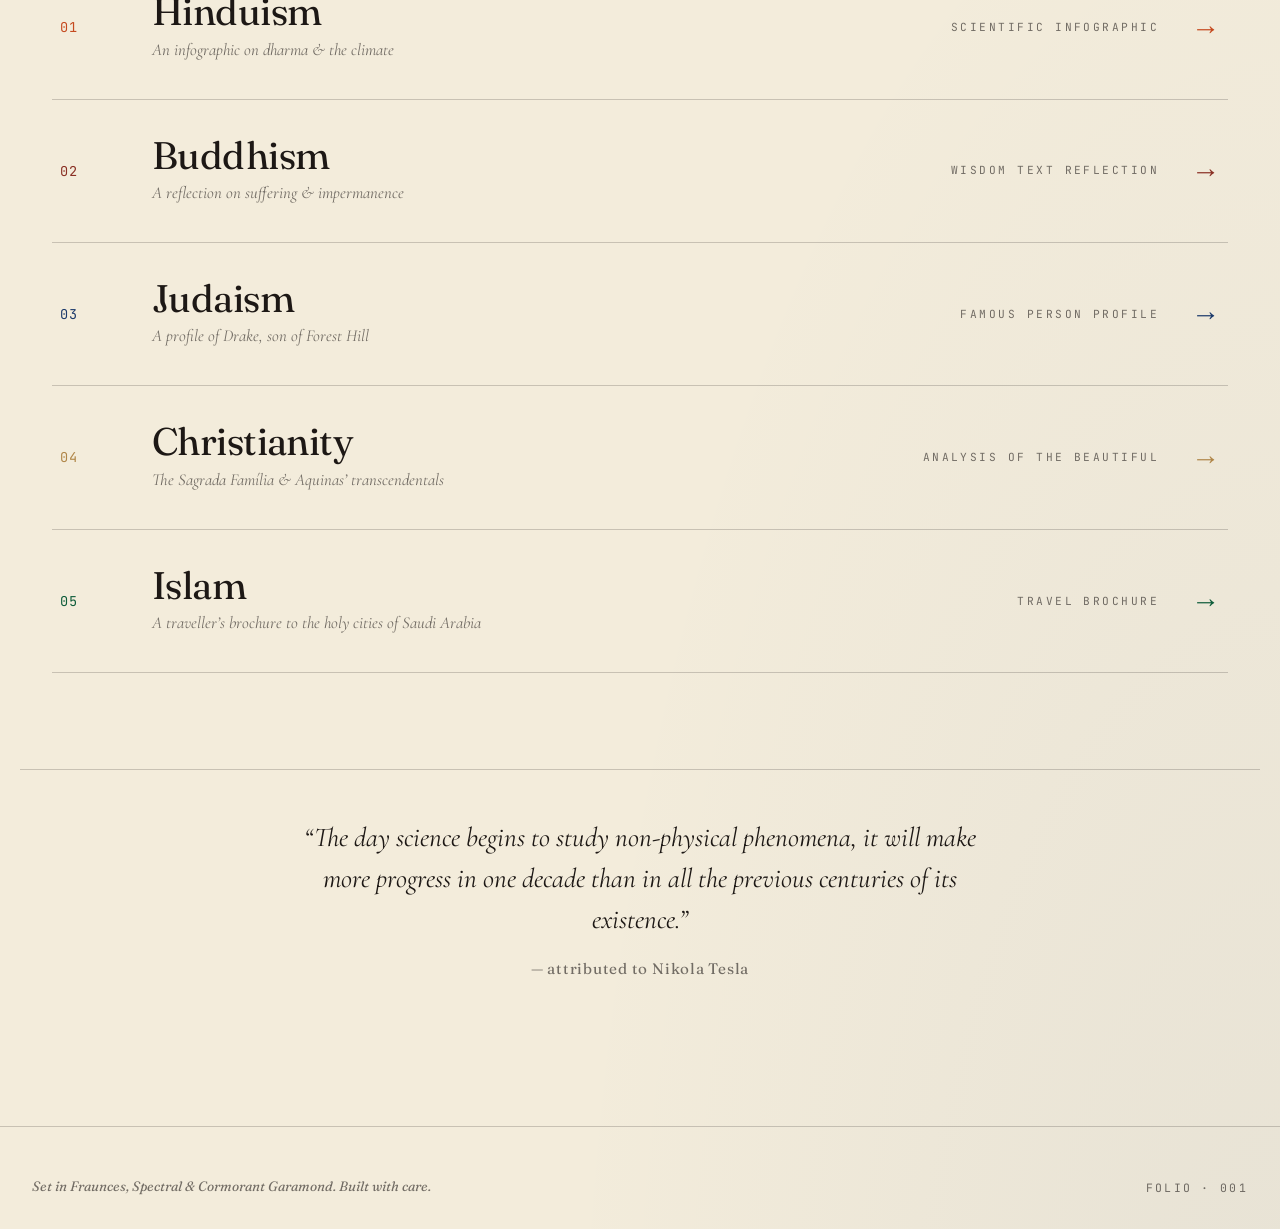
<file: index-preview.html>
<!DOCTYPE html>
<html lang="en">
<head>
<meta charset="UTF-8" />
<meta name="viewport" content="width=device-width, initial-scale=1.0" />
<title>The Beauty of Religion · Timothy Ivanov</title>
<meta name="description" content="A culminating exploration of five world religions through the lens of beauty, ethics, and human meaning. By Timothy Ivanov, HRT 3M1." />
<link rel="preconnect" href="https://fonts.googleapis.com" />
<link rel="preconnect" href="https://fonts.gstatic.com" crossorigin />
<link href="https://fonts.googleapis.com/css2?family=Fraunces:ital,opsz,wght,SOFT,WONK@0,9..144,300..900,0..100,0..1;1,9..144,300..900,0..100,0..1&family=Spectral:ital,wght@0,300;0,400;0,500;0,600;0,700;1,400;1,600&family=Cormorant+Garamond:ital,wght@0,400;0,500;0,600;0,700;1,400;1,600&family=JetBrains+Mono:wght@400;500&display=swap" rel="stylesheet" />
<link rel="stylesheet" href="styles/global.css" />
<style>
  /* ——— Home palette: ivory paper with sacred multi-hue accents ——— */
  :root {
    --paper: #f3ecdb;
    --ink: #1d1815;
    --rule: rgba(29, 24, 21, 0.2);
    --muted: rgba(29, 24, 21, 0.6);
    --c-hindu: #c54a1f;
    --c-buddha: #8a3024;
    --c-jewish: #1c3a6b;
    --c-christ: #b08648;
    --c-islam: #0e5c3a;
  }

  body {
    background:
      radial-gradient(ellipse at 15% -10%, rgba(176, 134, 72, 0.08), transparent 40%),
      radial-gradient(ellipse at 100% 110%, rgba(28, 58, 107, 0.06), transparent 40%),
      var(--paper);
  }

  /* ——— Hero / Title plate ——— */
  .title-plate {
    min-height: calc(100vh - 70px);
    display: grid;
    grid-template-columns: 1fr;
    align-content: center;
    padding: 4rem 2rem 6rem;
    position: relative;
    overflow: hidden;
  }
  .title-plate::before {
    content: "";
    position: absolute; inset: 6%;
    border: 1px solid var(--rule);
    pointer-events: none;
  }
  .title-plate::after {
    content: "";
    position: absolute; inset: 7%;
    border: 1px solid var(--rule);
    pointer-events: none;
    opacity: 0.5;
  }
  .plate-grid {
    display: grid;
    grid-template-columns: 1fr;
    gap: 3rem;
    max-width: 1200px;
    margin: 0 auto;
    width: 100%;
    position: relative;
    z-index: 1;
  }
  .plate-meta {
    display: flex;
    justify-content: space-between;
    align-items: baseline;
    border-bottom: 1px solid var(--rule);
    padding-bottom: 1rem;
    font-family: var(--font-mono);
    font-size: 0.74rem;
    letter-spacing: 0.22em;
    text-transform: uppercase;
    color: var(--muted);
  }
  .plate-meta span:nth-child(2) { font-style: italic; font-family: var(--font-display); text-transform: none; letter-spacing: 0.04em; font-size: 0.95rem; color: var(--ink); }

  .title-mark {
    font-family: var(--font-display);
    font-weight: 300;
    line-height: 0.92;
    letter-spacing: -0.025em;
    font-size: clamp(3.4rem, 11vw, 9.5rem);
    font-variation-settings: "SOFT" 50, "WONK" 1, "opsz" 144;
  }
  .title-mark .of {
    font-style: italic;
    font-weight: 400;
    color: var(--c-buddha);
    display: inline-block;
    margin: 0 0.15em;
  }
  .title-mark .religion {
    display: block;
    font-weight: 500;
    background: linear-gradient(90deg, var(--c-hindu) 0%, var(--c-buddha) 25%, var(--c-jewish) 50%, var(--c-christ) 75%, var(--c-islam) 100%);
    -webkit-background-clip: text;
    background-clip: text;
    color: transparent;
  }

  .plate-meta-bottom {
    display: grid;
    grid-template-columns: repeat(3, 1fr);
    gap: 2rem;
    padding-top: 1.6rem;
    border-top: 1px solid var(--rule);
  }
  .plate-meta-bottom .cell .lbl {
    font-family: var(--font-mono);
    font-size: 0.68rem;
    letter-spacing: 0.24em;
    text-transform: uppercase;
    color: var(--muted);
    margin-bottom: 0.3rem;
  }
  .plate-meta-bottom .cell .val {
    font-family: var(--font-display);
    font-size: 1.05rem;
    font-style: italic;
  }

  .scroll-hint {
    position: absolute;
    bottom: 1.5rem; left: 50%;
    transform: translateX(-50%);
    font-family: var(--font-mono);
    font-size: 0.68rem;
    letter-spacing: 0.3em;
    text-transform: uppercase;
    color: var(--muted);
    display: flex; flex-direction: column; align-items: center; gap: 0.5rem;
    z-index: 2;
  }
  .scroll-hint::after {
    content: ""; width: 1px; height: 36px;
    background: linear-gradient(to bottom, currentColor, transparent);
  }

  /* ——— Foreword ——— */
  .foreword {
    max-width: 760px;
    margin: 6rem auto;
    padding: 0 2rem;
    text-align: center;
  }
  .foreword .eyebrow { display: block; margin-bottom: 1.5rem; }
  .foreword p {
    font-family: var(--font-accent);
    font-size: clamp(1.4rem, 2.5vw, 1.85rem);
    line-height: 1.5;
    font-style: italic;
    color: var(--ink);
  }
  .foreword .signature {
    margin-top: 2rem;
    font-family: var(--font-display);
    font-style: italic;
    font-size: 1.05rem;
    color: var(--muted);
  }

  /* ——— Table of Contents ——— */
  .toc-section {
    max-width: 1240px;
    margin: 5rem auto;
    padding: 0 2rem;
  }
  .toc-head {
    display: flex;
    justify-content: space-between;
    align-items: baseline;
    border-bottom: 2px solid var(--ink);
    padding-bottom: 1.25rem;
    margin-bottom: 0;
  }
  .toc-head h2 {
    font-family: var(--font-display);
    font-weight: 400;
    font-size: clamp(2rem, 4vw, 3rem);
    font-style: italic;
    letter-spacing: -0.01em;
  }
  .toc-head .count {
    font-family: var(--font-mono);
    font-size: 0.78rem;
    letter-spacing: 0.22em;
    color: var(--muted);
    text-transform: uppercase;
  }

  .toc-list { list-style: none; }
  .toc-row {
    display: grid;
    grid-template-columns: 60px 1fr auto auto;
    gap: 2rem;
    align-items: center;
    padding: 2.2rem 0.5rem;
    border-bottom: 1px solid var(--rule);
    transition: background 0.4s ease, padding-left 0.4s ease;
    position: relative;
    overflow: hidden;
  }
  .toc-row::before {
    content: ""; position: absolute; left: 0; top: 0; bottom: 0; width: 4px;
    background: var(--accent, transparent);
    transform: scaleY(0);
    transform-origin: bottom;
    transition: transform 0.5s cubic-bezier(0.65, 0, 0.35, 1);
  }
  .toc-row:hover {
    padding-left: 1.5rem;
    background: rgba(255, 255, 255, 0.35);
  }
  .toc-row:hover::before { transform: scaleY(1); transform-origin: top; }
  .toc-row .num {
    font-family: var(--font-mono);
    font-size: 0.85rem;
    color: var(--accent);
    letter-spacing: 0.1em;
  }
  .toc-row .title-block .name {
    font-family: var(--font-display);
    font-size: clamp(1.6rem, 3.2vw, 2.4rem);
    font-weight: 400;
    line-height: 1.05;
    letter-spacing: -0.015em;
    transition: color 0.3s ease;
  }
  .toc-row:hover .title-block .name { color: var(--accent); font-style: italic; }
  .toc-row .title-block .sub {
    font-family: var(--font-accent);
    font-style: italic;
    font-size: 1.05rem;
    color: var(--muted);
    margin-top: 0.25rem;
  }
  .toc-row .task {
    font-family: var(--font-mono);
    font-size: 0.7rem;
    text-transform: uppercase;
    letter-spacing: 0.22em;
    color: var(--muted);
  }
  .toc-row .arrow {
    font-family: var(--font-display);
    font-size: 1.8rem;
    color: var(--accent);
    transition: transform 0.45s cubic-bezier(0.65, 0, 0.35, 1);
  }
  .toc-row:hover .arrow { transform: translateX(8px); }

  .toc-row[data-r="hindu"]   { --accent: var(--c-hindu); }
  .toc-row[data-r="buddha"]  { --accent: var(--c-buddha); }
  .toc-row[data-r="jewish"]  { --accent: var(--c-jewish); }
  .toc-row[data-r="christ"]  { --accent: var(--c-christ); }
  .toc-row[data-r="islam"]   { --accent: var(--c-islam); }

  @media (max-width: 760px) {
    .toc-row { grid-template-columns: 40px 1fr auto; gap: 1rem; padding: 1.4rem 0.3rem; }
    .toc-row .task { display: none; }
    .plate-meta-bottom { grid-template-columns: 1fr; gap: 0.9rem; }
    .scroll-hint { display: none; }
  }

  /* ——— Closing card ——— */
  .closing {
    max-width: 1240px;
    margin: 6rem auto 0;
    padding: 3rem 2rem;
    text-align: center;
    border-top: 1px solid var(--rule);
  }
  .closing .quote {
    font-family: var(--font-accent);
    font-style: italic;
    font-size: clamp(1.3rem, 2.4vw, 1.7rem);
    line-height: 1.5;
    max-width: 720px;
    margin: 0 auto 1rem;
  }
  .closing .attribution {
    font-family: var(--font-display);
    font-size: 0.95rem;
    letter-spacing: 0.05em;
    color: var(--muted);
  }
</style>
</head>
<body>

<nav class="site-nav">
  <div class="brand">
    <a href="index.html">
      <span class="ornament"></span>
      <span>The Beauty of Religion</span>
    </a>
  </div>
  <ul>
    <li><a href="index.html" class="active">Home</a></li>
    <li><a href="hinduism.html">Hinduism</a></li>
    <li><a href="buddhism.html">Buddhism</a></li>
    <li><a href="judaism.html">Judaism</a></li>
    <li><a href="christianity.html">Christianity</a></li>
    <li><a href="islam.html">Islam</a></li>
    <li><a href="works-cited.html">Sources</a></li>
  </ul>
</nav>

<header class="title-plate">
  <div class="plate-grid">

    <div class="plate-meta">
      <span>HRT 3M1 · Culminating Performance Task</span>
      <span>vol. i</span>
      <span>Spring · MMXXVI</span>
    </div>

    <h1 class="title-mark">
      The Beauty<span class="of">of</span><br/>
      <span class="religion">Religion.</span>
    </h1>

    <div class="plate-meta-bottom">
      <div class="cell">
        <div class="lbl">Curated by</div>
        <div class="val">Timothy Ivanov</div>
      </div>
      <div class="cell">
        <div class="lbl">Five Faiths</div>
        <div class="val">Hindu · Buddhist · Jewish · Christian · Muslim</div>
      </div>
      <div class="cell">
        <div class="lbl">A study of the sacred,</div>
        <div class="val">the ethical, and the beautiful.</div>
      </div>
    </div>

  </div>

  <div class="scroll-hint">Continue reading</div>
</header>

<section class="foreword reveal">
  <span class="eyebrow">— Foreword —</span>
  <p>
    To study religion is to study how human beings have answered the largest questions ever asked &mdash; what is good, what is true, what is real, and what makes a life worth living. The five traditions in this collection do not always agree. They do, however, share something important: each one believes that a life lived without meaning is a life half lived.
  </p>
  <div class="signature">— T.I.</div>
</section>

<section class="toc-section">
  <div class="toc-head">
    <h2>Table of Contents</h2>
    <span class="count">Five entries</span>
  </div>

  <ul class="toc-list">
    <li class="toc-row reveal" data-r="hindu">
      <a href="hinduism.html" style="display:contents;">
        <span class="num">01</span>
        <div class="title-block">
          <div class="name">Hinduism</div>
          <div class="sub">An infographic on dharma &amp; the climate</div>
        </div>
        <span class="task">Scientific Infographic</span>
        <span class="arrow">&rarr;</span>
      </a>
    </li>

    <li class="toc-row reveal" data-r="buddha">
      <a href="buddhism.html" style="display:contents;">
        <span class="num">02</span>
        <div class="title-block">
          <div class="name">Buddhism</div>
          <div class="sub">A reflection on suffering &amp; impermanence</div>
        </div>
        <span class="task">Wisdom Text Reflection</span>
        <span class="arrow">&rarr;</span>
      </a>
    </li>

    <li class="toc-row reveal" data-r="jewish">
      <a href="judaism.html" style="display:contents;">
        <span class="num">03</span>
        <div class="title-block">
          <div class="name">Judaism</div>
          <div class="sub">A profile of Drake, son of Forest Hill</div>
        </div>
        <span class="task">Famous Person Profile</span>
        <span class="arrow">&rarr;</span>
      </a>
    </li>

    <li class="toc-row reveal" data-r="christ">
      <a href="christianity.html" style="display:contents;">
        <span class="num">04</span>
        <div class="title-block">
          <div class="name">Christianity</div>
          <div class="sub">The Sagrada Família &amp; Aquinas&rsquo; transcendentals</div>
        </div>
        <span class="task">Analysis of the Beautiful</span>
        <span class="arrow">&rarr;</span>
      </a>
    </li>

    <li class="toc-row reveal" data-r="islam">
      <a href="islam.html" style="display:contents;">
        <span class="num">05</span>
        <div class="title-block">
          <div class="name">Islam</div>
          <div class="sub">A traveller&rsquo;s brochure to the holy cities of Saudi Arabia</div>
        </div>
        <span class="task">Travel Brochure</span>
        <span class="arrow">&rarr;</span>
      </a>
    </li>
  </ul>
</section>

<section class="closing reveal">
  <p class="quote">
    &ldquo;The day science begins to study non-physical phenomena, it will make more progress in one decade than in all the previous centuries of its existence.&rdquo;
  </p>
  <div class="attribution">— attributed to Nikola Tesla</div>
</section>

<footer class="site-foot">
  <span class="colophon">Set in Fraunces, Spectral &amp; Cormorant Garamond. Built with care.</span>
  <span class="pageno">Folio · 001</span>
</footer>

<script src="scripts/reveal.js"></script>
</body>
</html>
</file>
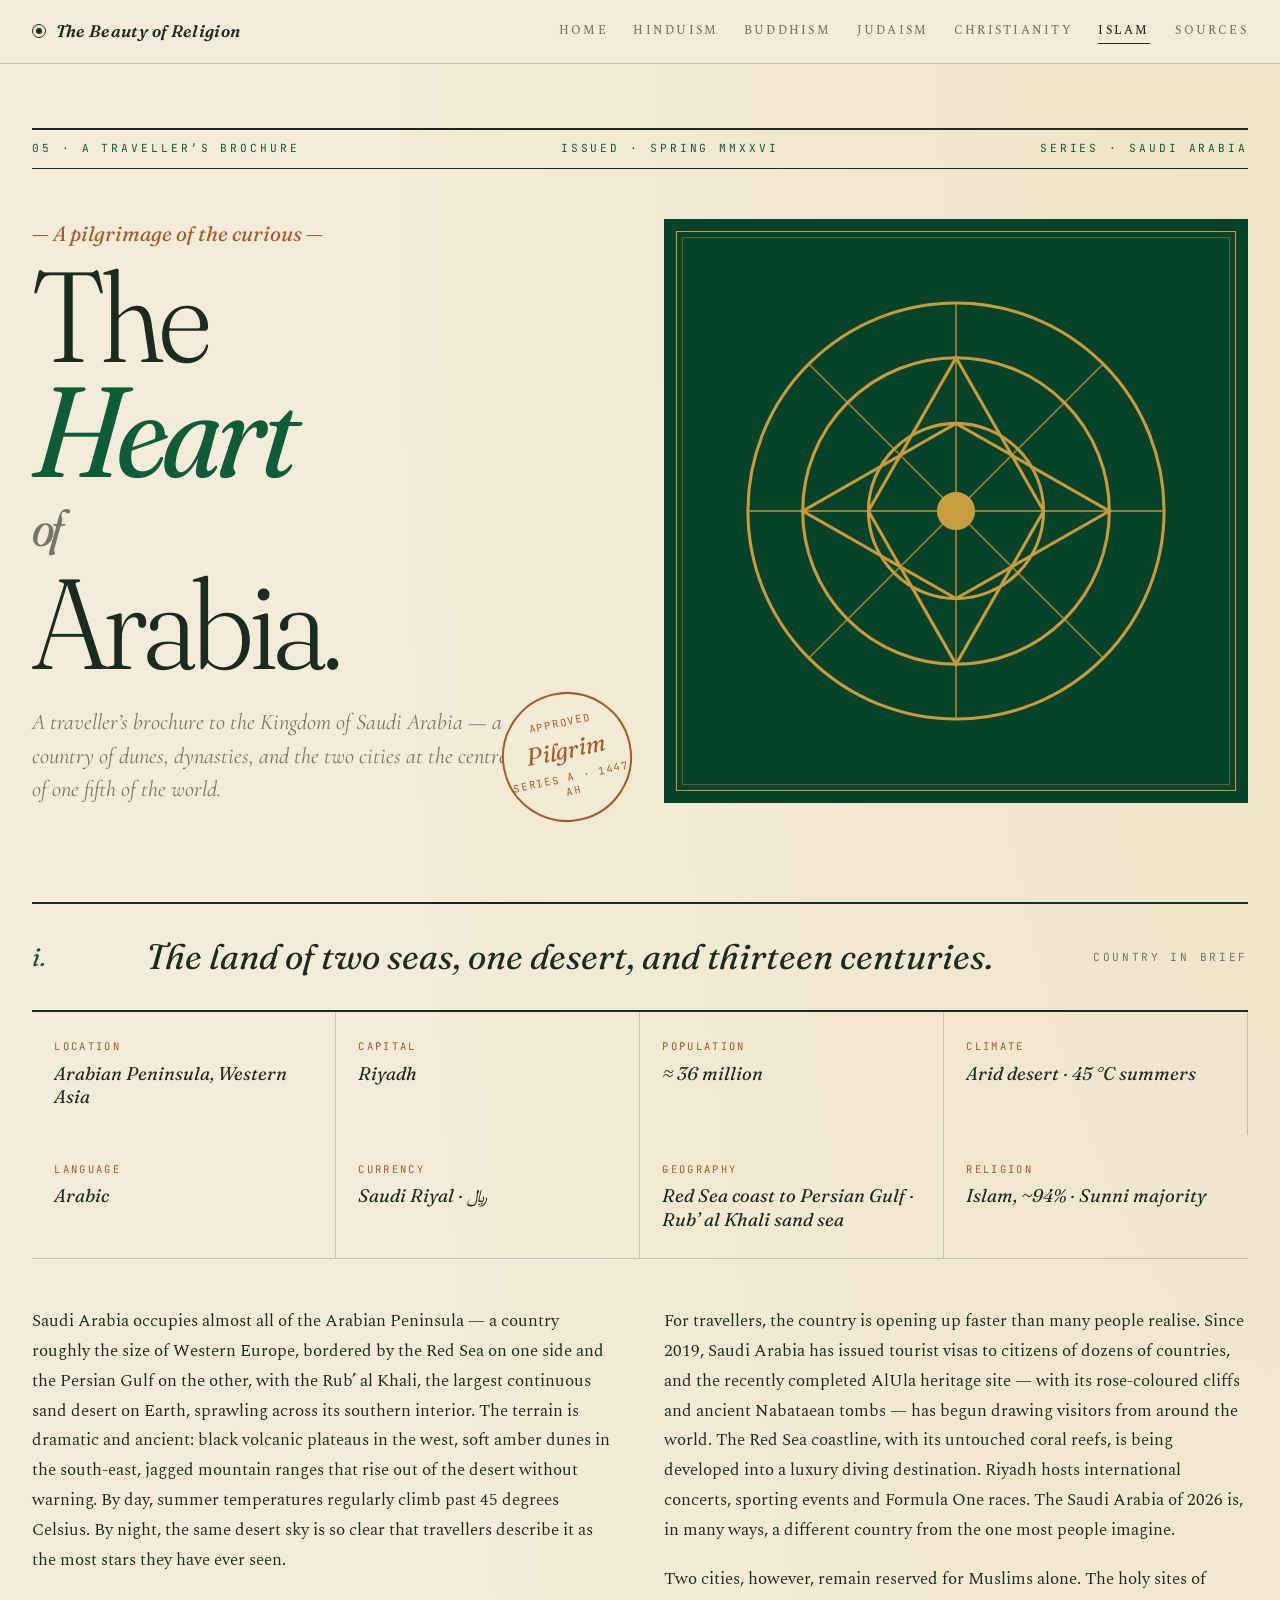
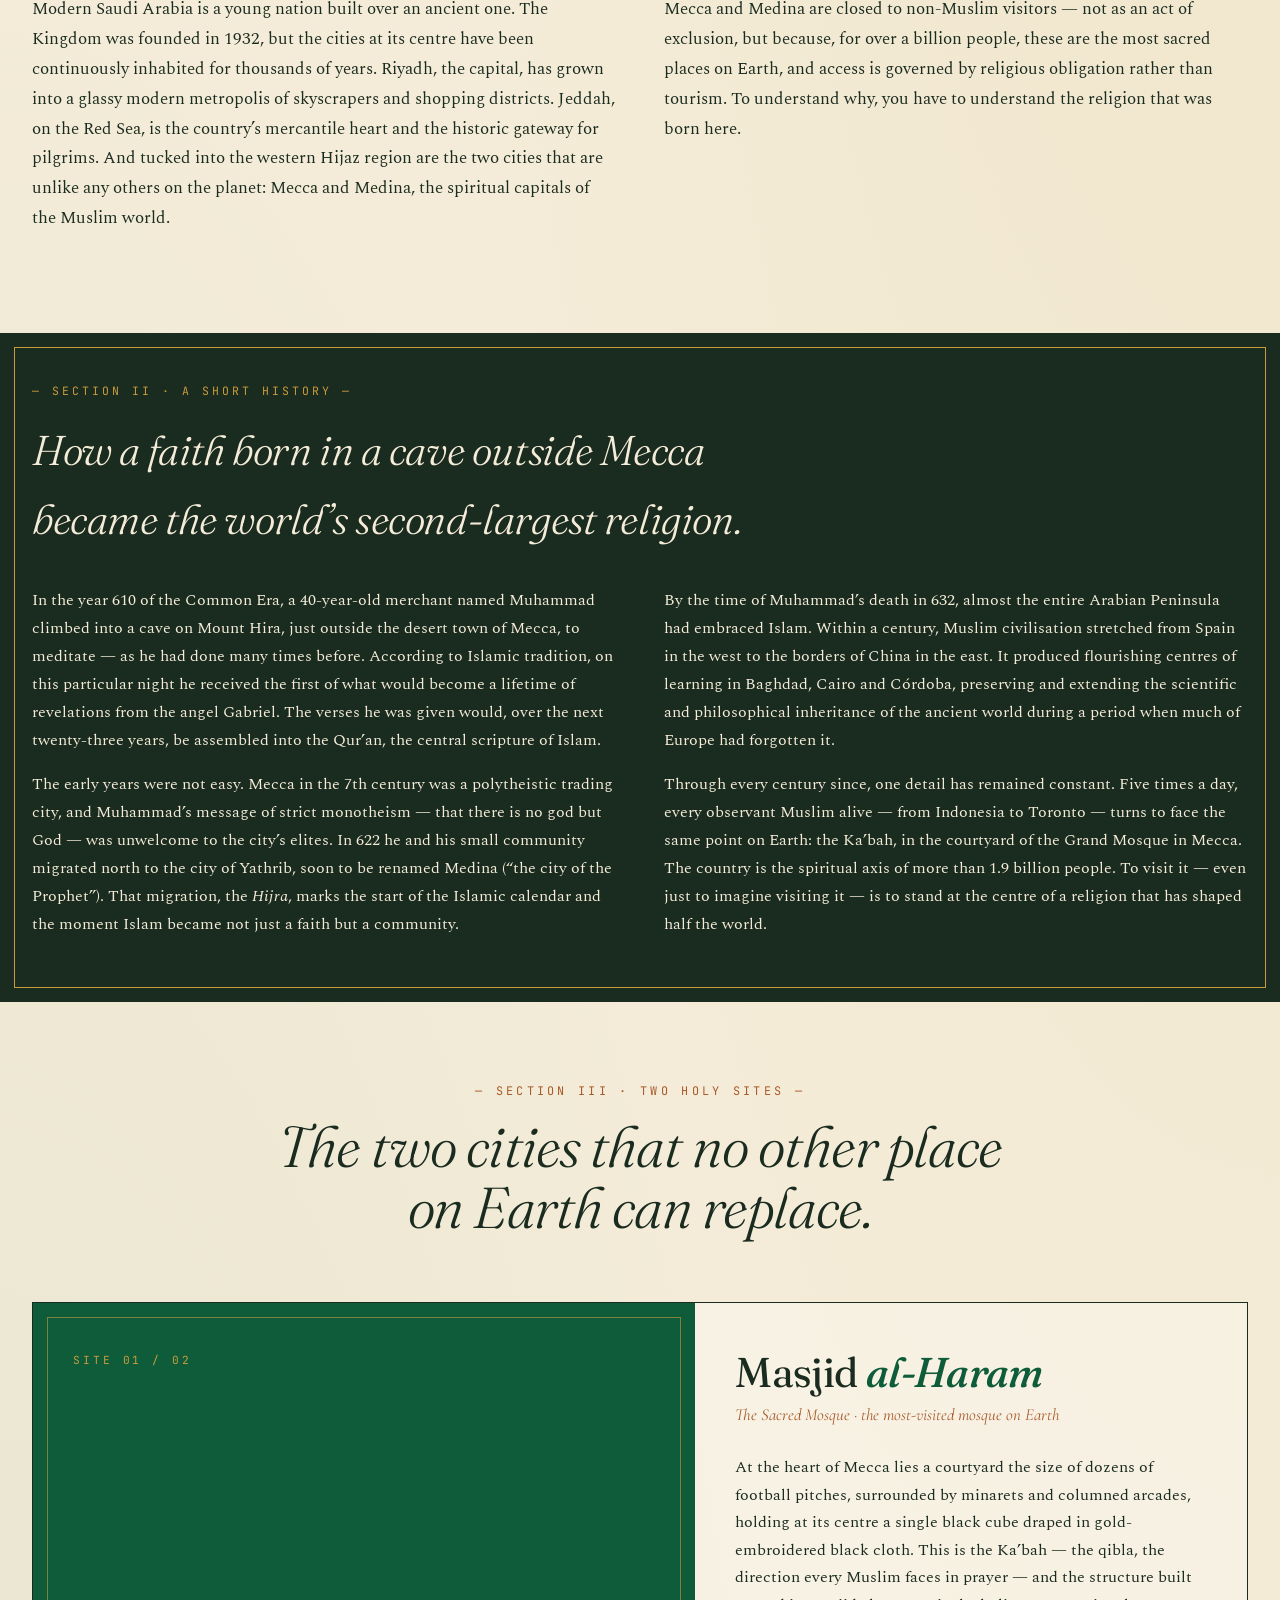
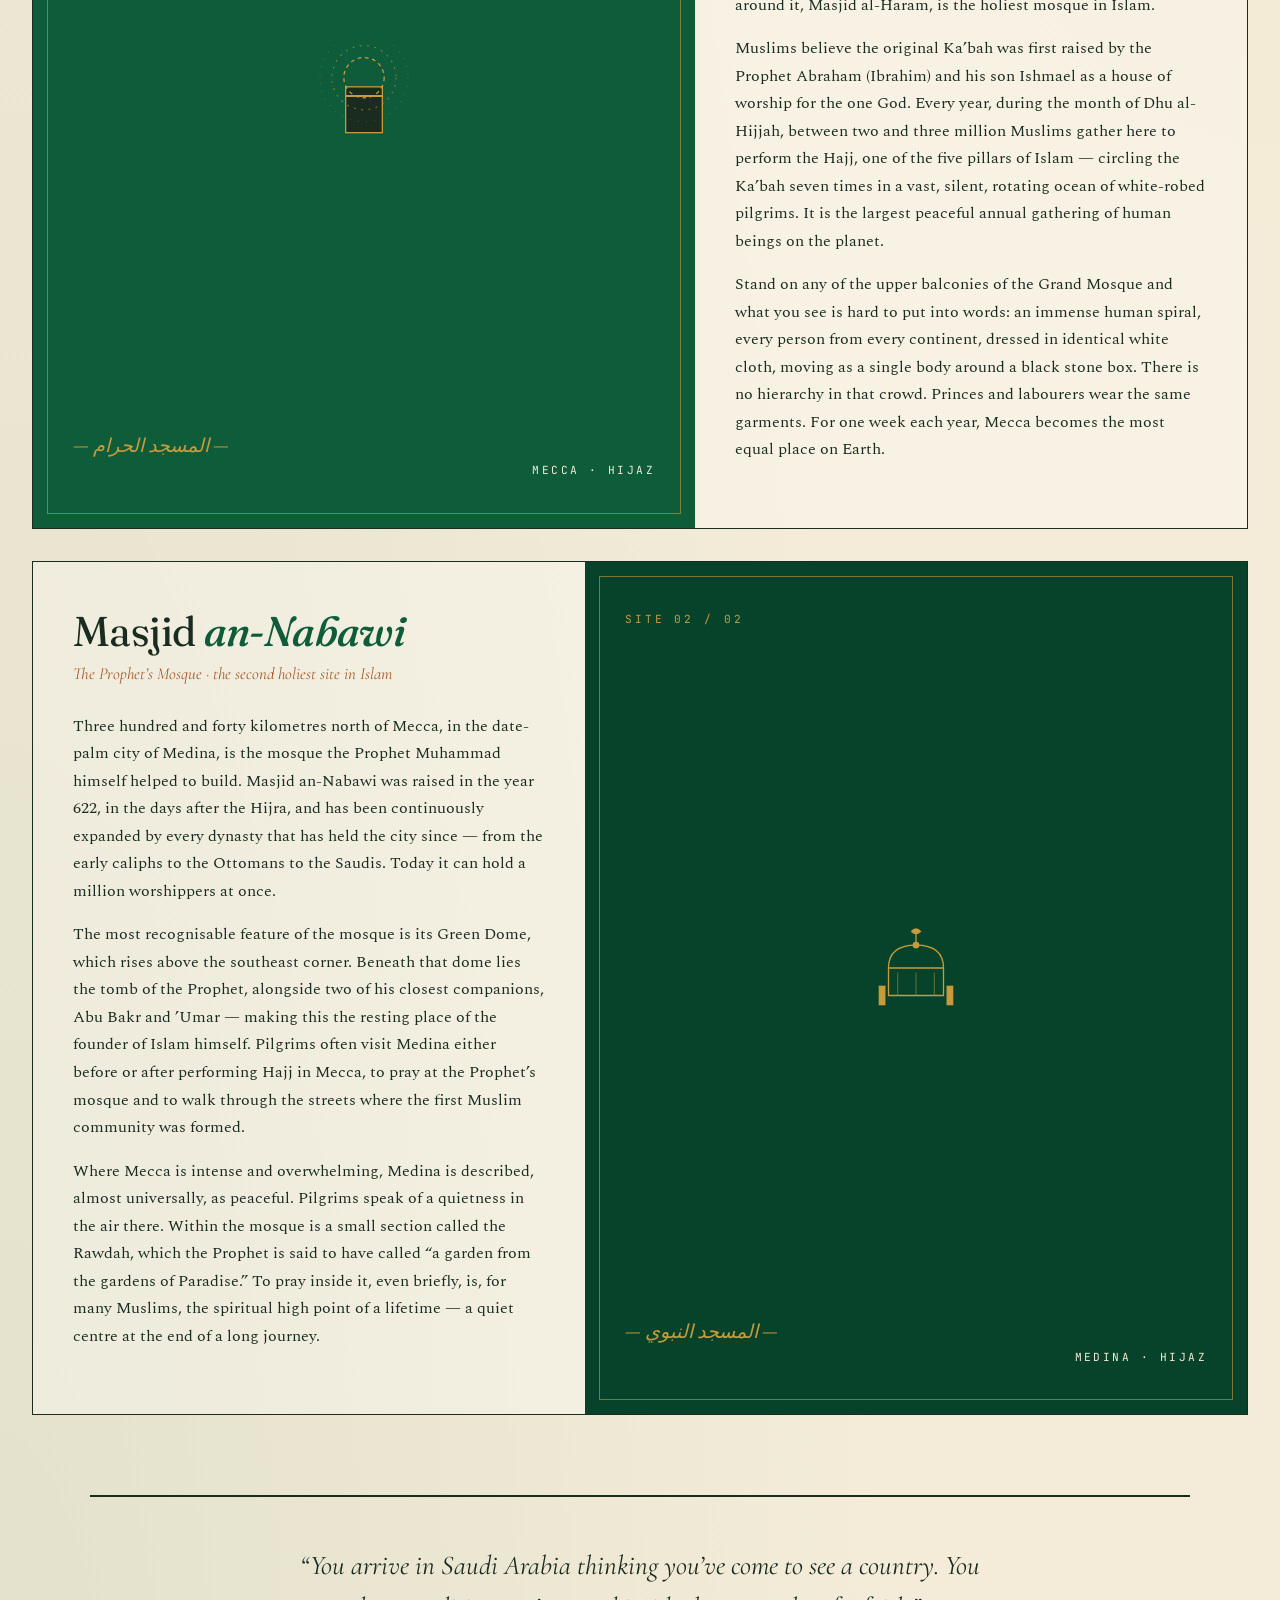
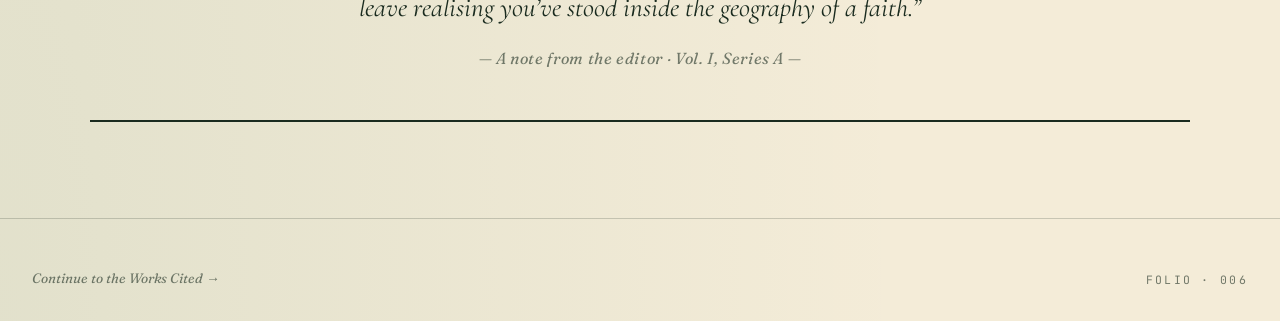
<file: islam.html>
<!DOCTYPE html>
<html lang="en">
<head>
<meta charset="UTF-8" />
<meta name="viewport" content="width=device-width, initial-scale=1.0" />
<title>05. Islam — The Beauty of Religion</title>
<meta name="description" content="A traveller's brochure to the Kingdom of Saudi Arabia and the holy cities of Mecca and Medina." />
<link rel="preconnect" href="https://fonts.googleapis.com" />
<link rel="preconnect" href="https://fonts.gstatic.com" crossorigin />
<link href="https://fonts.googleapis.com/css2?family=Fraunces:ital,opsz,wght,SOFT,WONK@0,9..144,300..900,0..100,0..1;1,9..144,300..900,0..100,0..1&family=Spectral:ital,wght@0,300;0,400;0,500;0,600;0,700;1,400;1,600&family=Cormorant+Garamond:ital,wght@0,400;0,500;0,600;0,700;1,400;1,600&family=JetBrains+Mono:wght@400;500&display=swap" rel="stylesheet" />
<link rel="stylesheet" href="styles/global.css" />
<style>
  /* ——— Islamic palette: emerald, parchment, gold leaf, desert sand ——— */
  :root {
    --paper: #f4ecd8;
    --ink: #1a2b1f;
    --rule: rgba(26, 43, 31, 0.2);
    --muted: rgba(26, 43, 31, 0.6);
    --emerald: #0e5c3a;
    --deep-em: #07432a;
    --gold: #c89b3c;
    --sand: #d4b87a;
    --terra: #a85a2a;
  }
  body {
    background:
      radial-gradient(ellipse at 100% 0%, rgba(200, 155, 60, 0.10), transparent 50%),
      radial-gradient(ellipse at 0% 100%, rgba(14, 92, 58, 0.08), transparent 50%),
      var(--paper);
  }

  /* ——— Brochure cover ——— */
  .cover {
    max-width: 1280px;
    margin: 0 auto;
    padding: 4rem 2rem 2rem;
    position: relative;
  }
  .cover .top-strip {
    display: flex;
    justify-content: space-between;
    align-items: center;
    border-top: 2px solid var(--ink);
    border-bottom: 1px solid var(--ink);
    padding: 0.6rem 0;
    font-family: var(--font-mono);
    font-size: 0.7rem;
    letter-spacing: 0.26em;
    text-transform: uppercase;
    color: var(--emerald);
    margin-bottom: 3rem;
  }

  .cover-grid {
    display: grid;
    grid-template-columns: 1fr 1fr;
    gap: 3rem;
    align-items: center;
  }
  .cover-text {
    position: relative;
  }
  .cover .kicker {
    font-family: var(--font-display);
    font-style: italic;
    font-size: 1.3rem;
    color: var(--terra);
    margin-bottom: 0.5rem;
  }
  .cover h1 {
    font-family: var(--font-display);
    font-weight: 300;
    font-size: clamp(3.5rem, 10vw, 8rem);
    line-height: 0.9;
    letter-spacing: -0.03em;
    font-variation-settings: "SOFT" 50, "WONK" 1, "opsz" 144;
    margin-bottom: 1.5rem;
  }
  .cover h1 .grand {
    display: block;
    color: var(--emerald);
    font-style: italic;
    font-weight: 400;
  }
  .cover h1 .of {
    display: block;
    font-size: 0.4em;
    font-weight: 400;
    color: var(--muted);
    margin: 0.3em 0;
    font-style: italic;
  }
  .cover h1 .place {
    display: block;
    color: var(--ink);
  }
  .cover .deck {
    font-family: var(--font-accent);
    font-style: italic;
    font-size: 1.4rem;
    line-height: 1.5;
    color: var(--muted);
    max-width: 480px;
  }

  /* Geometric arabesque */
  .arabesque {
    aspect-ratio: 1;
    background: var(--deep-em);
    color: var(--gold);
    display: flex; align-items: center; justify-content: center;
    position: relative;
    overflow: hidden;
  }
  .arabesque svg { width: 75%; height: 75%; }
  .arabesque::before {
    content: ""; position: absolute; inset: 12px;
    border: 1px solid var(--gold);
    pointer-events: none;
  }
  .arabesque::after {
    content: ""; position: absolute; inset: 18px;
    border: 1px solid var(--gold);
    pointer-events: none;
    opacity: 0.4;
  }

  .cover .visa-stamp {
    position: absolute;
    bottom: -1rem; right: -1rem;
    width: 130px; height: 130px;
    border: 2px solid var(--terra);
    border-radius: 50%;
    color: var(--terra);
    display: flex; flex-direction: column;
    align-items: center; justify-content: center;
    text-align: center;
    transform: rotate(-12deg);
    font-family: var(--font-mono);
    font-size: 0.65rem;
    letter-spacing: 0.18em;
    text-transform: uppercase;
    background: rgba(244, 236, 216, 0.9);
    line-height: 1.4;
  }
  .visa-stamp .big {
    font-family: var(--font-display);
    font-style: italic;
    font-size: 1.5rem;
    letter-spacing: 0;
    text-transform: none;
    margin: 0.2rem 0;
  }

  /* ——— Country fact card ——— */
  .country {
    max-width: 1280px;
    margin: 4rem auto;
    padding: 0 2rem;
  }
  .country-head {
    border-top: 2px solid var(--ink);
    border-bottom: 2px solid var(--ink);
    padding: 1.5rem 0;
    display: flex;
    justify-content: space-between;
    align-items: center;
    flex-wrap: wrap;
    gap: 1rem;
  }
  .country-head .num {
    font-family: var(--font-display);
    font-style: italic;
    font-size: 1.6rem;
    color: var(--emerald);
  }
  .country-head h2 {
    font-family: var(--font-display);
    font-style: italic;
    font-weight: 400;
    font-size: clamp(1.6rem, 3vw, 2.2rem);
  }
  .country-head .stamp {
    font-family: var(--font-mono);
    font-size: 0.7rem;
    letter-spacing: 0.24em;
    text-transform: uppercase;
    color: var(--muted);
  }

  .country-grid {
    display: grid;
    grid-template-columns: repeat(4, 1fr);
    gap: 0;
    border-bottom: 1px solid var(--rule);
  }
  .cfact {
    padding: 1.6rem 1.4rem;
    border-right: 1px solid var(--rule);
  }
  .cfact:last-child { border-right: none; }
  .cfact .lbl {
    font-family: var(--font-mono);
    font-size: 0.66rem;
    letter-spacing: 0.22em;
    text-transform: uppercase;
    color: var(--terra);
    margin-bottom: 0.4rem;
  }
  .cfact .val {
    font-family: var(--font-display);
    font-size: 1.15rem;
    font-style: italic;
    line-height: 1.3;
  }

  /* ——— Country article ——— */
  .country-body {
    display: grid;
    grid-template-columns: 1fr 1fr;
    gap: 3rem;
    margin-top: 3rem;
  }
  .country-body p {
    font-size: 1.05rem;
    line-height: 1.78;
    margin-bottom: 1.2rem;
  }
  .country-body .first p:first-of-type::first-letter {
    font-family: var(--font-display);
    font-size: 4.2rem;
    font-weight: 600;
    float: left;
    line-height: 0.85;
    margin: 0.4rem 0.5rem -0.1rem 0;
    font-style: italic;
    color: var(--emerald);
  }

  /* ——— History section ——— */
  .history {
    max-width: 1280px;
    margin: 5rem auto;
    padding: 3rem 2rem;
    background: var(--ink);
    color: var(--paper);
    position: relative;
  }
  .history::before {
    content: "";
    position: absolute; inset: 14px;
    border: 1px solid var(--gold);
    pointer-events: none;
  }
  .history .label {
    font-family: var(--font-mono);
    font-size: 0.72rem;
    letter-spacing: 0.26em;
    text-transform: uppercase;
    color: var(--gold);
    margin-bottom: 1rem;
  }
  .history h3 {
    font-family: var(--font-display);
    font-style: italic;
    font-weight: 300;
    font-size: clamp(1.8rem, 3.6vw, 2.6rem);
    margin-bottom: 2rem;
    letter-spacing: -0.01em;
    max-width: 720px;
  }
  .history-cols {
    columns: 2;
    column-gap: 3rem;
    font-size: 1rem;
    line-height: 1.75;
  }
  .history-cols p { margin-bottom: 1rem; break-inside: avoid; }

  /* ——— Holy sites ——— */
  .sites {
    max-width: 1280px;
    margin: 5rem auto;
    padding: 0 2rem;
  }
  .sites-head {
    text-align: center;
    margin-bottom: 4rem;
  }
  .sites-head .label {
    font-family: var(--font-mono);
    font-size: 0.74rem;
    letter-spacing: 0.28em;
    text-transform: uppercase;
    color: var(--terra);
    margin-bottom: 1rem;
    display: block;
  }
  .sites-head h2 {
    font-family: var(--font-display);
    font-style: italic;
    font-weight: 300;
    font-size: clamp(2.2rem, 5vw, 3.6rem);
    line-height: 1.05;
    letter-spacing: -0.015em;
    max-width: 760px;
    margin: 0 auto;
  }

  .site-card {
    display: grid;
    grid-template-columns: 1.2fr 1fr;
    gap: 0;
    border: 1.5px solid var(--ink);
    margin-bottom: 2rem;
    background: rgba(255, 255, 255, 0.3);
    overflow: hidden;
  }
  .site-card.flip { grid-template-columns: 1fr 1.2fr; }
  .site-card.flip .site-visual { order: 2; }

  .site-visual {
    background: var(--emerald);
    color: var(--paper);
    padding: 3rem 2.5rem;
    position: relative;
    display: flex;
    flex-direction: column;
    justify-content: space-between;
    min-height: 360px;
  }
  .site-card.flip .site-visual { background: var(--deep-em); }
  .site-visual::before {
    content: ""; position: absolute; inset: 14px;
    border: 1px solid var(--gold); opacity: 0.6;
    pointer-events: none;
  }
  .site-visual .icon { width: 110px; align-self: center; margin: auto; }
  .site-visual .number {
    font-family: var(--font-mono);
    font-size: 0.7rem;
    letter-spacing: 0.26em;
    text-transform: uppercase;
    color: var(--gold);
  }
  .site-visual .arabic {
    font-family: var(--font-display);
    font-style: italic;
    font-size: 1.2rem;
    color: var(--gold);
    margin-top: 0.5rem;
  }
  .site-visual .city {
    font-family: var(--font-mono);
    font-size: 0.7rem;
    letter-spacing: 0.22em;
    text-transform: uppercase;
    text-align: right;
    margin-top: auto;
  }

  .site-text {
    padding: 3rem 2.5rem;
  }
  .site-text h3 {
    font-family: var(--font-display);
    font-weight: 400;
    font-size: clamp(1.8rem, 3.4vw, 2.6rem);
    line-height: 1.05;
    margin-bottom: 0.4rem;
    letter-spacing: -0.015em;
    color: var(--ink);
  }
  .site-text h3 em {
    font-style: italic;
    font-weight: 500;
    color: var(--emerald);
  }
  .site-text .sub {
    font-family: var(--font-accent);
    font-style: italic;
    font-size: 1.05rem;
    color: var(--terra);
    margin-bottom: 1.5rem;
  }
  .site-text p {
    font-size: 1rem;
    line-height: 1.72;
    margin-bottom: 1rem;
  }

  /* ——— Brochure footer (postcard) ——— */
  .postcard {
    max-width: 1100px;
    margin: 5rem auto;
    padding: 3rem 2rem;
    text-align: center;
    border-top: 2px solid var(--ink);
    border-bottom: 2px solid var(--ink);
  }
  .postcard p {
    font-family: var(--font-accent);
    font-style: italic;
    font-size: clamp(1.3rem, 2.4vw, 1.7rem);
    line-height: 1.55;
    max-width: 680px;
    margin: 0 auto 1rem;
  }
  .postcard .from {
    font-family: var(--font-display);
    font-style: italic;
    color: var(--muted);
    font-size: 1rem;
    letter-spacing: 0.04em;
  }

  @media (max-width: 880px) {
    .cover-grid { grid-template-columns: 1fr; gap: 2rem; }
    .country-grid { grid-template-columns: 1fr 1fr; }
    .cfact:nth-child(2n) { border-right: none; }
    .cfact:nth-child(-n+2) { border-bottom: 1px solid var(--rule); }
    .country-body { grid-template-columns: 1fr; gap: 1rem; }
    .history-cols { columns: 1; }
    .site-card, .site-card.flip { grid-template-columns: 1fr; }
    .site-card.flip .site-visual { order: 0; }
    .site-visual { min-height: 240px; }
  }
</style>
</head>
<body>

<nav class="site-nav">
  <div class="brand"><a href="index.html"><span class="ornament"></span><span>The Beauty of Religion</span></a></div>
  <ul>
    <li><a href="index.html">Home</a></li>
    <li><a href="hinduism.html">Hinduism</a></li>
    <li><a href="buddhism.html">Buddhism</a></li>
    <li><a href="judaism.html">Judaism</a></li>
    <li><a href="christianity.html">Christianity</a></li>
    <li><a href="islam.html" class="active">Islam</a></li>
    <li><a href="works-cited.html">Sources</a></li>
  </ul>
</nav>

<header class="cover">
  <div class="top-strip">
    <span>05 · A Traveller&rsquo;s Brochure</span>
    <span>Issued · Spring MMXXVI</span>
    <span>Series &middot; Saudi Arabia</span>
  </div>

  <div class="cover-grid">
    <div class="cover-text">
      <p class="kicker">— A pilgrimage of the curious —</p>
      <h1>
        The <span class="grand">Heart</span>
        <span class="of">of</span>
        <span class="place">Arabia.</span>
      </h1>
      <p class="deck">A traveller&rsquo;s brochure to the Kingdom of Saudi Arabia &mdash; a country of dunes, dynasties, and the two cities at the centre of one fifth of the world.</p>
      <div class="visa-stamp">
        <div>Approved</div>
        <div class="big">Pilgrim</div>
        <div>Series A &middot; 1447 AH</div>
      </div>
    </div>

    <div class="arabesque">
      <svg viewBox="0 0 200 200" aria-hidden="true">
        <g fill="none" stroke="#c89b3c" stroke-width="1.4">
          <circle cx="100" cy="100" r="95"/>
          <circle cx="100" cy="100" r="70"/>
          <circle cx="100" cy="100" r="40"/>
          <g>
            <polygon points="100,30 140,100 100,170 60,100" />
            <polygon points="30,100 100,60 170,100 100,140" />
          </g>
          <g stroke-width="0.8" opacity="0.7">
            <line x1="100" y1="5" x2="100" y2="195"/>
            <line x1="5" y1="100" x2="195" y2="100"/>
            <line x1="33" y1="33" x2="167" y2="167"/>
            <line x1="33" y1="167" x2="167" y2="33"/>
          </g>
          <circle cx="100" cy="100" r="8" fill="#c89b3c"/>
        </g>
      </svg>
    </div>
  </div>
</header>

<section class="country">
  <div class="country-head">
    <span class="num">i.</span>
    <h2>The land of two seas, one desert, and thirteen centuries.</h2>
    <span class="stamp">Country in Brief</span>
  </div>

  <div class="country-grid">
    <div class="cfact">
      <div class="lbl">Location</div>
      <div class="val">Arabian Peninsula, Western Asia</div>
    </div>
    <div class="cfact">
      <div class="lbl">Capital</div>
      <div class="val">Riyadh</div>
    </div>
    <div class="cfact">
      <div class="lbl">Population</div>
      <div class="val">≈ 36 million</div>
    </div>
    <div class="cfact">
      <div class="lbl">Climate</div>
      <div class="val">Arid desert · 45 °C summers</div>
    </div>
    <div class="cfact">
      <div class="lbl">Language</div>
      <div class="val">Arabic</div>
    </div>
    <div class="cfact">
      <div class="lbl">Currency</div>
      <div class="val">Saudi Riyal · ﷼</div>
    </div>
    <div class="cfact">
      <div class="lbl">Geography</div>
      <div class="val">Red Sea coast to Persian Gulf · Rub&rsquo; al Khali sand sea</div>
    </div>
    <div class="cfact">
      <div class="lbl">Religion</div>
      <div class="val">Islam, ~94% · Sunni majority</div>
    </div>
  </div>

  <div class="country-body first">
    <div>
      <p>
        Saudi Arabia occupies almost all of the Arabian Peninsula &mdash; a country roughly the size of Western Europe, bordered by the Red Sea on one side and the Persian Gulf on the other, with the Rub&rsquo; al Khali, the largest continuous sand desert on Earth, sprawling across its southern interior. The terrain is dramatic and ancient: black volcanic plateaus in the west, soft amber dunes in the south-east, jagged mountain ranges that rise out of the desert without warning. By day, summer temperatures regularly climb past 45 degrees Celsius. By night, the same desert sky is so clear that travellers describe it as the most stars they have ever seen.
      </p>
      <p>
        Modern Saudi Arabia is a young nation built over an ancient one. The Kingdom was founded in 1932, but the cities at its centre have been continuously inhabited for thousands of years. Riyadh, the capital, has grown into a glassy modern metropolis of skyscrapers and shopping districts. Jeddah, on the Red Sea, is the country&rsquo;s mercantile heart and the historic gateway for pilgrims. And tucked into the western Hijaz region are the two cities that are unlike any others on the planet: Mecca and Medina, the spiritual capitals of the Muslim world.
      </p>
    </div>
    <div>
      <p>
        For travellers, the country is opening up faster than many people realise. Since 2019, Saudi Arabia has issued tourist visas to citizens of dozens of countries, and the recently completed AlUla heritage site &mdash; with its rose-coloured cliffs and ancient Nabataean tombs &mdash; has begun drawing visitors from around the world. The Red Sea coastline, with its untouched coral reefs, is being developed into a luxury diving destination. Riyadh hosts international concerts, sporting events and Formula One races. The Saudi Arabia of 2026 is, in many ways, a different country from the one most people imagine.
      </p>
      <p>
        Two cities, however, remain reserved for Muslims alone. The holy sites of Mecca and Medina are closed to non-Muslim visitors &mdash; not as an act of exclusion, but because, for over a billion people, these are the most sacred places on Earth, and access is governed by religious obligation rather than tourism. To understand why, you have to understand the religion that was born here.
      </p>
    </div>
  </div>
</section>

<section class="history reveal">
  <div class="label">— Section ii · A short history —</div>
  <h3>How a faith born in a cave outside Mecca became the world&rsquo;s second-largest religion.</h3>
  <div class="history-cols">
    <p>
      In the year 610 of the Common Era, a 40-year-old merchant named Muhammad climbed into a cave on Mount Hira, just outside the desert town of Mecca, to meditate &mdash; as he had done many times before. According to Islamic tradition, on this particular night he received the first of what would become a lifetime of revelations from the angel Gabriel. The verses he was given would, over the next twenty-three years, be assembled into the Qur&rsquo;an, the central scripture of Islam.
    </p>
    <p>
      The early years were not easy. Mecca in the 7th century was a polytheistic trading city, and Muhammad&rsquo;s message of strict monotheism &mdash; that there is no god but God &mdash; was unwelcome to the city&rsquo;s elites. In 622 he and his small community migrated north to the city of Yathrib, soon to be renamed Medina (&ldquo;the city of the Prophet&rdquo;). That migration, the <em>Hijra</em>, marks the start of the Islamic calendar and the moment Islam became not just a faith but a community.
    </p>
    <p>
      By the time of Muhammad&rsquo;s death in 632, almost the entire Arabian Peninsula had embraced Islam. Within a century, Muslim civilisation stretched from Spain in the west to the borders of China in the east. It produced flourishing centres of learning in Baghdad, Cairo and C&oacute;rdoba, preserving and extending the scientific and philosophical inheritance of the ancient world during a period when much of Europe had forgotten it.
    </p>
    <p>
      Through every century since, one detail has remained constant. Five times a day, every observant Muslim alive &mdash; from Indonesia to Toronto &mdash; turns to face the same point on Earth: the Ka&rsquo;bah, in the courtyard of the Grand Mosque in Mecca. The country is the spiritual axis of more than 1.9 billion people. To visit it &mdash; even just to imagine visiting it &mdash; is to stand at the centre of a religion that has shaped half the world.
    </p>
  </div>
</section>

<section class="sites">
  <div class="sites-head">
    <span class="label">— Section iii · Two Holy Sites —</span>
    <h2>The two cities that no other place on Earth can replace.</h2>
  </div>

  <!-- Site 1: Masjid al-Haram -->
  <div class="site-card reveal">
    <div class="site-visual">
      <div class="number">Site 01 / 02</div>
      <svg class="icon" viewBox="0 0 120 120" aria-hidden="true">
        <g fill="none" stroke="#c89b3c" stroke-width="1.4">
          <rect x="40" y="50" width="40" height="50" fill="#1a2b1f"/>
          <line x1="40" y1="60" x2="80" y2="60" stroke="#c89b3c" stroke-width="2"/>
          <circle cx="60" cy="40" r="22" stroke-dasharray="4 4"/>
          <circle cx="60" cy="40" r="35" stroke-dasharray="2 6" opacity="0.5"/>
          <circle cx="60" cy="40" r="48" stroke-dasharray="1 8" opacity="0.3"/>
        </g>
      </svg>
      <div>
        <div class="arabic">— المسجد الحرام —</div>
        <div class="city">Mecca · Hijaz</div>
      </div>
    </div>
    <div class="site-text">
      <h3>Masjid <em>al-Haram</em></h3>
      <p class="sub">The Sacred Mosque · the most-visited mosque on Earth</p>
      <p>
        At the heart of Mecca lies a courtyard the size of dozens of football pitches, surrounded by minarets and columned arcades, holding at its centre a single black cube draped in gold-embroidered black cloth. This is the Ka&rsquo;bah &mdash; the qibla, the direction every Muslim faces in prayer &mdash; and the structure built around it, Masjid al-Haram, is the holiest mosque in Islam.
      </p>
      <p>
        Muslims believe the original Ka&rsquo;bah was first raised by the Prophet Abraham (Ibrahim) and his son Ishmael as a house of worship for the one God. Every year, during the month of Dhu al-Hijjah, between two and three million Muslims gather here to perform the Hajj, one of the five pillars of Islam &mdash; circling the Ka&rsquo;bah seven times in a vast, silent, rotating ocean of white-robed pilgrims. It is the largest peaceful annual gathering of human beings on the planet.
      </p>
      <p>
        Stand on any of the upper balconies of the Grand Mosque and what you see is hard to put into words: an immense human spiral, every person from every continent, dressed in identical white cloth, moving as a single body around a black stone box. There is no hierarchy in that crowd. Princes and labourers wear the same garments. For one week each year, Mecca becomes the most equal place on Earth.
      </p>
    </div>
  </div>

  <!-- Site 2: Masjid an-Nabawi -->
  <div class="site-card flip reveal">
    <div class="site-text">
      <h3>Masjid <em>an-Nabawi</em></h3>
      <p class="sub">The Prophet&rsquo;s Mosque · the second holiest site in Islam</p>
      <p>
        Three hundred and forty kilometres north of Mecca, in the date-palm city of Medina, is the mosque the Prophet Muhammad himself helped to build. Masjid an-Nabawi was raised in the year 622, in the days after the Hijra, and has been continuously expanded by every dynasty that has held the city since &mdash; from the early caliphs to the Ottomans to the Saudis. Today it can hold a million worshippers at once.
      </p>
      <p>
        The most recognisable feature of the mosque is its Green Dome, which rises above the southeast corner. Beneath that dome lies the tomb of the Prophet, alongside two of his closest companions, Abu Bakr and &rsquo;Umar &mdash; making this the resting place of the founder of Islam himself. Pilgrims often visit Medina either before or after performing Hajj in Mecca, to pray at the Prophet&rsquo;s mosque and to walk through the streets where the first Muslim community was formed.
      </p>
      <p>
        Where Mecca is intense and overwhelming, Medina is described, almost universally, as peaceful. Pilgrims speak of a quietness in the air there. Within the mosque is a small section called the Rawdah, which the Prophet is said to have called &ldquo;a garden from the gardens of Paradise.&rdquo; To pray inside it, even briefly, is, for many Muslims, the spiritual high point of a lifetime &mdash; a quiet centre at the end of a long journey.
      </p>
    </div>
    <div class="site-visual">
      <div class="number">Site 02 / 02</div>
      <svg class="icon" viewBox="0 0 120 120" aria-hidden="true">
        <g fill="none" stroke="#c89b3c" stroke-width="1.4">
          <path d="M30 90 L30 60 Q30 35 60 35 Q90 35 90 60 L90 90 Z" fill="#07432a"/>
          <line x1="30" y1="60" x2="90" y2="60" stroke="#c89b3c"/>
          <circle cx="60" cy="35" r="3" fill="#c89b3c"/>
          <line x1="60" y1="32" x2="60" y2="20" stroke="#c89b3c"/>
          <path d="M55 20 Q60 15 65 20 Q60 25 55 20" fill="#c89b3c"/>
          <rect x="20" y="80" width="6" height="20" fill="#c89b3c"/>
          <rect x="94" y="80" width="6" height="20" fill="#c89b3c"/>
          <line x1="40" y1="65" x2="40" y2="90" opacity="0.4"/>
          <line x1="60" y1="65" x2="60" y2="90" opacity="0.4"/>
          <line x1="80" y1="65" x2="80" y2="90" opacity="0.4"/>
        </g>
      </svg>
      <div>
        <div class="arabic">— المسجد النبوي —</div>
        <div class="city">Medina · Hijaz</div>
      </div>
    </div>
  </div>
</section>

<section class="postcard reveal">
  <p>
    &ldquo;You arrive in Saudi Arabia thinking you&rsquo;ve come to see a country. You leave realising you&rsquo;ve stood inside the geography of a faith.&rdquo;
  </p>
  <div class="from">— A note from the editor &middot; Vol. I, Series A —</div>
</section>

<footer class="site-foot">
  <span class="colophon">Continue to the <a href="works-cited.html" style="font-style:italic;">Works Cited &rarr;</a></span>
  <span class="pageno">Folio · 006</span>
</footer>

<script src="scripts/reveal.js"></script>
</body>
</html>
</file>
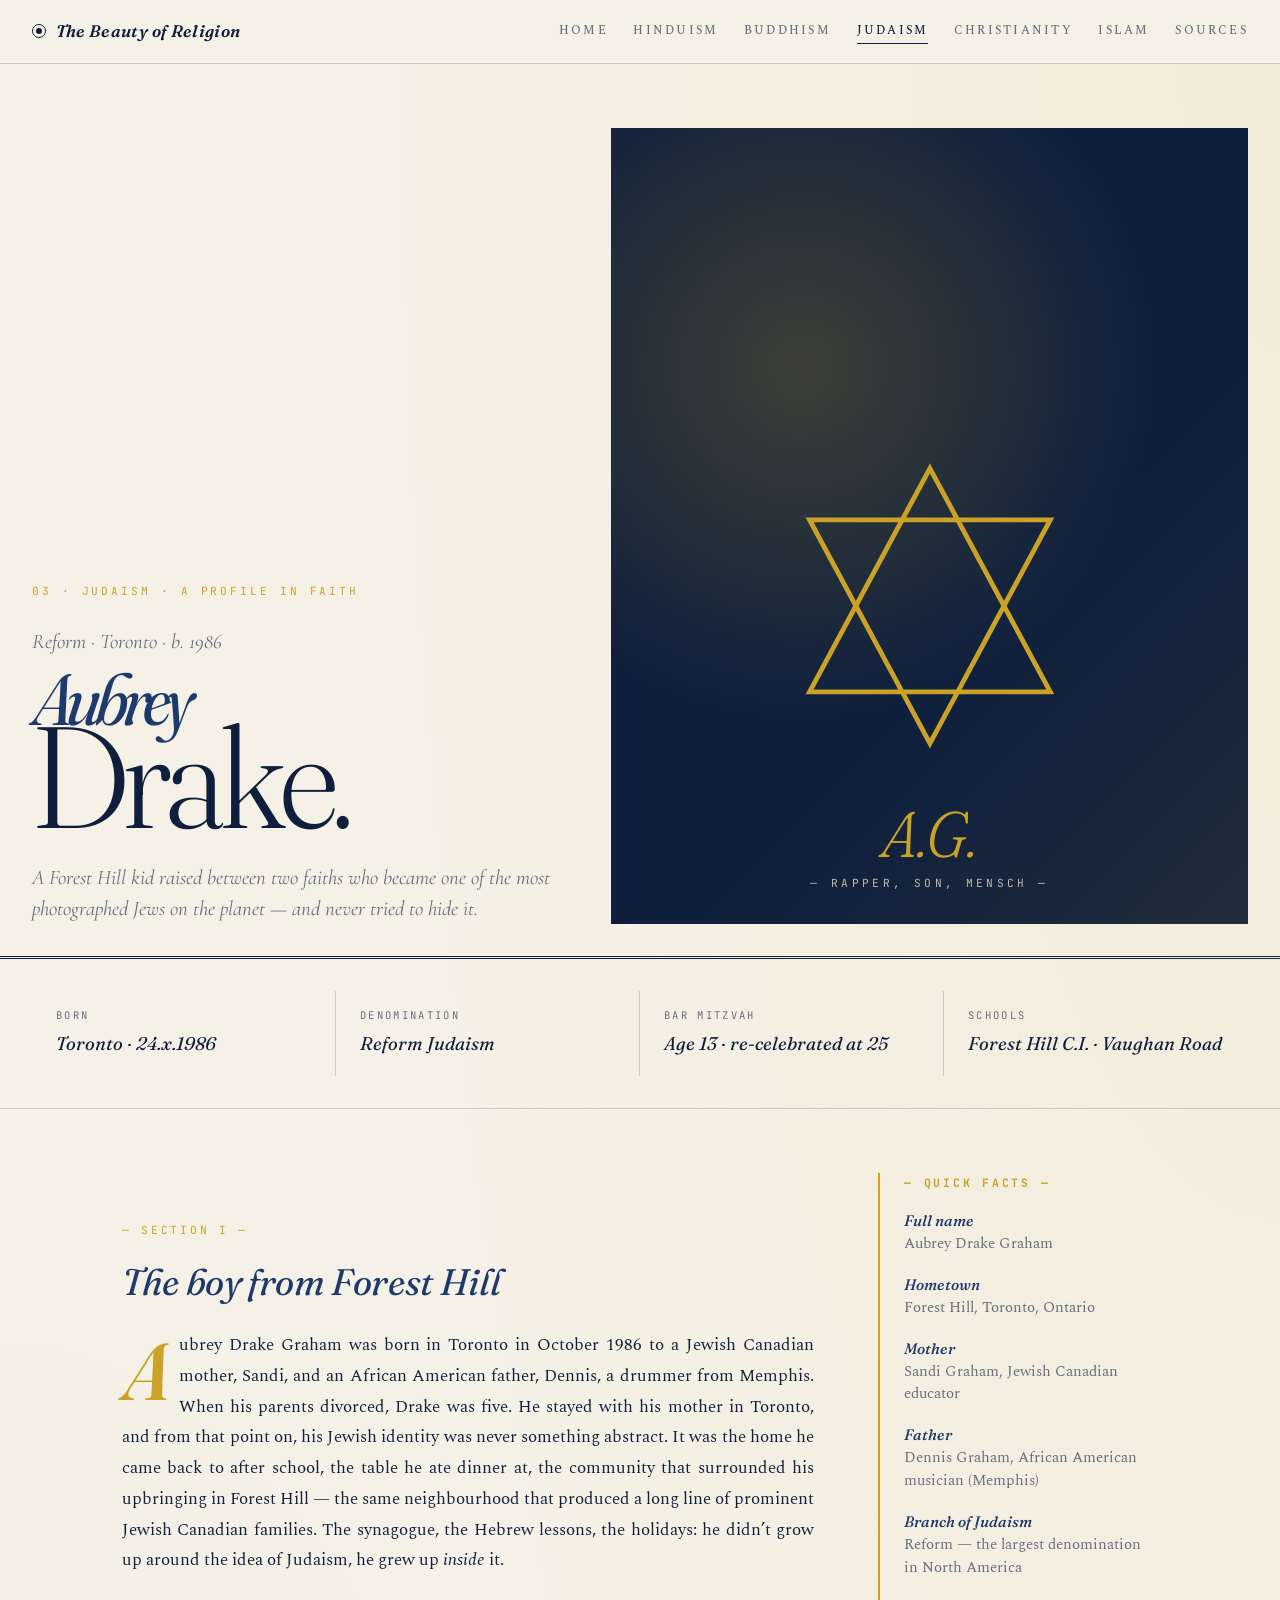
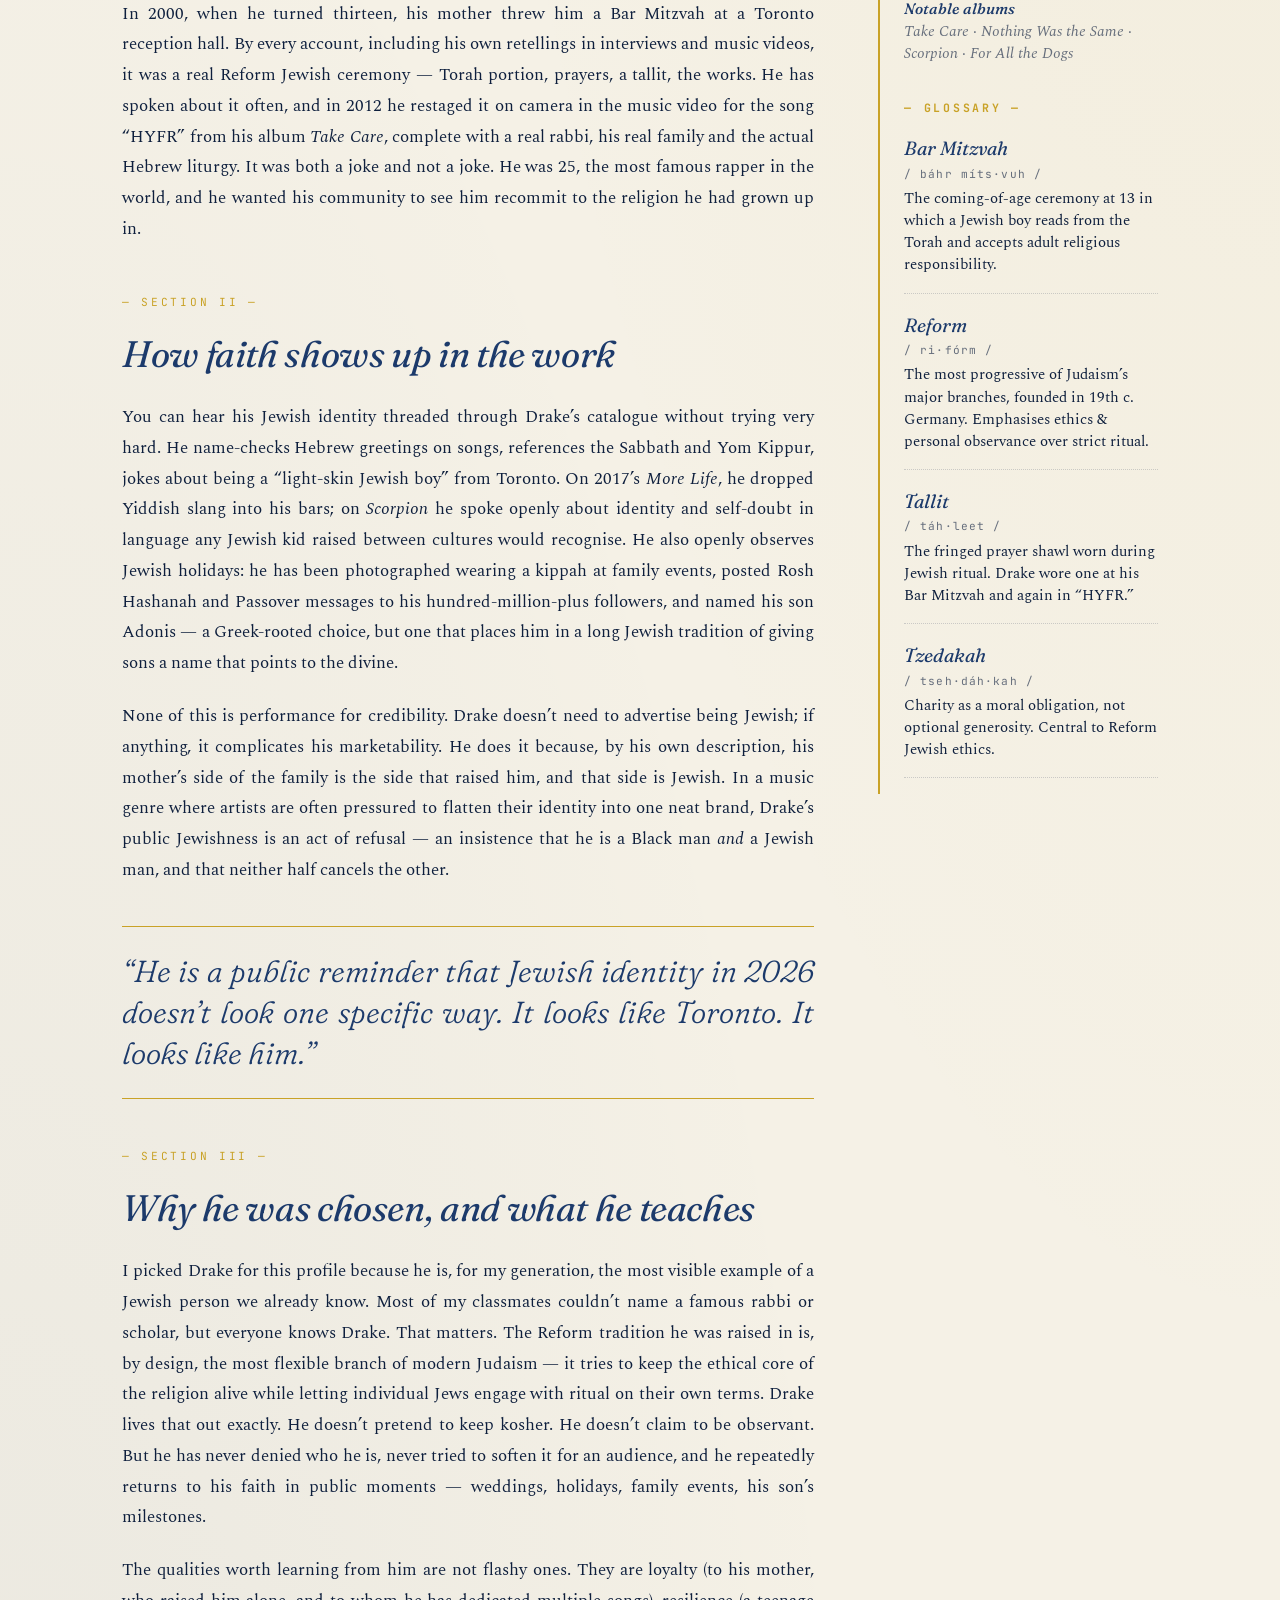
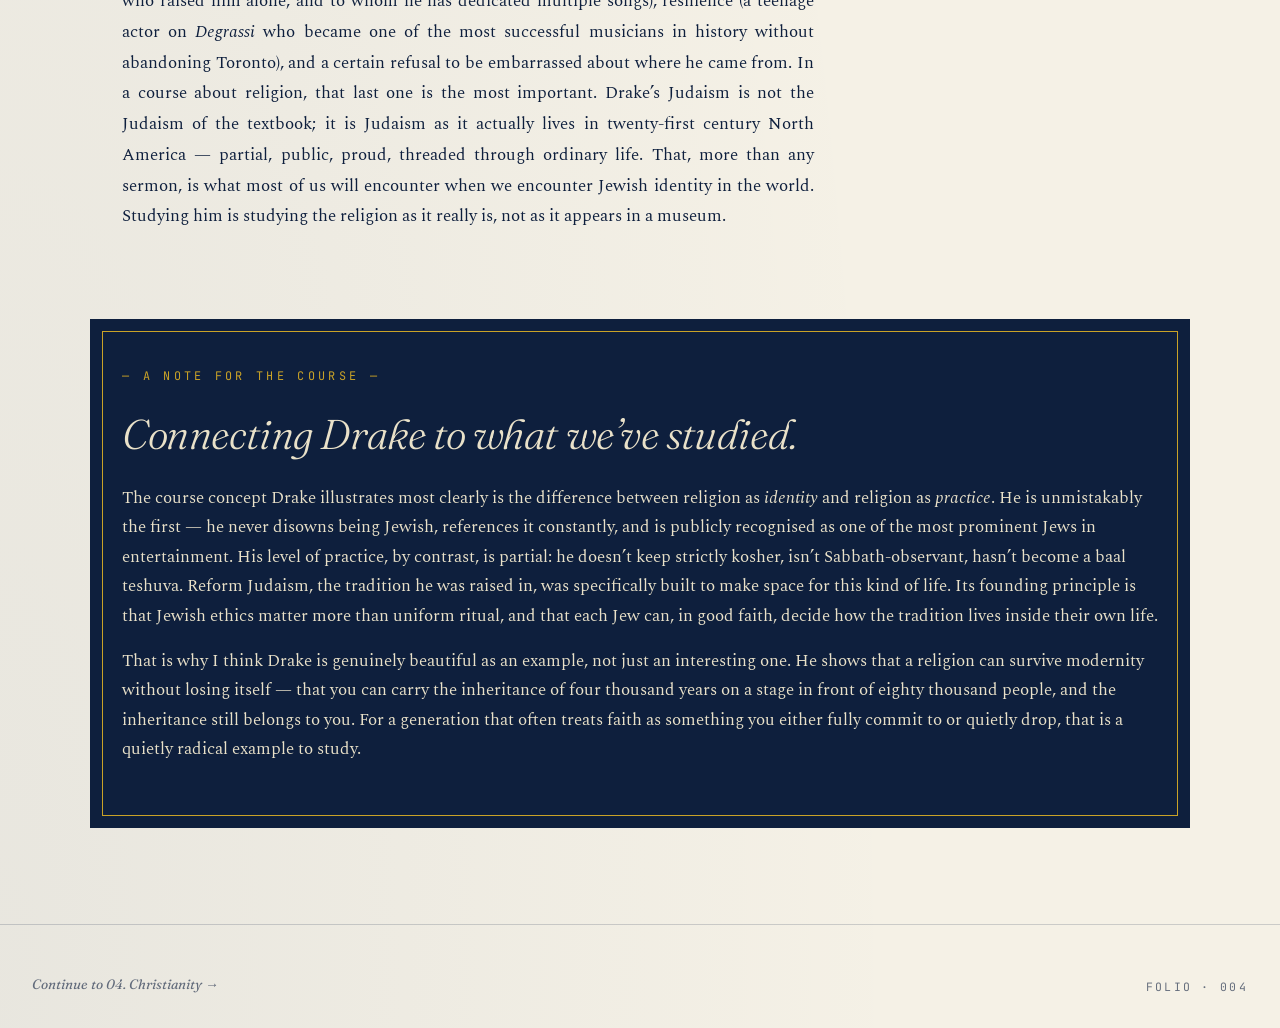
<file: judaism.html>
<!DOCTYPE html>
<html lang="en">
<head>
<meta charset="UTF-8" />
<meta name="viewport" content="width=device-width, initial-scale=1.0" />
<title>03. Judaism — The Beauty of Religion</title>
<meta name="description" content="A profile of Aubrey Drake Graham — Toronto-raised, Reform Jewish, and one of the most studied figures in pop culture." />
<link rel="preconnect" href="https://fonts.googleapis.com" />
<link rel="preconnect" href="https://fonts.gstatic.com" crossorigin />
<link href="https://fonts.googleapis.com/css2?family=Fraunces:ital,opsz,wght,SOFT,WONK@0,9..144,300..900,0..100,0..1;1,9..144,300..900,0..100,0..1&family=Spectral:ital,wght@0,300;0,400;0,500;0,600;0,700;1,400;1,600&family=Cormorant+Garamond:ital,wght@0,400;0,500;0,600;0,700;1,400;1,600&family=JetBrains+Mono:wght@400;500&display=swap" rel="stylesheet" />
<link rel="stylesheet" href="styles/global.css" />
<style>
  /* ——— Jewish palette: deep midnight blue, ivory, gold leaf ——— */
  :root {
    --paper: #f5f1e6;
    --ink: #0e1f3d;
    --rule: rgba(14, 31, 61, 0.18);
    --muted: rgba(14, 31, 61, 0.62);
    --navy: #1c3a6b;
    --gold: #c9a227;
    --pale: #e9e1c9;
    --deep-navy: #0e1f3d;
  }
  body {
    background:
      radial-gradient(ellipse at 100% 0%, rgba(201, 162, 39, 0.07), transparent 50%),
      radial-gradient(ellipse at 0% 100%, rgba(28, 58, 107, 0.06), transparent 50%),
      var(--paper);
  }

  /* ——— Hero / Magazine cover ——— */
  .cover {
    max-width: 1280px;
    margin: 0 auto;
    padding: 4rem 2rem 2rem;
    display: grid;
    grid-template-columns: 1fr 1.2fr;
    gap: 3rem;
    align-items: end;
    border-bottom: 3px double var(--ink);
  }
  .cover-meta {
    font-family: var(--font-mono);
    font-size: 0.7rem;
    text-transform: uppercase;
    letter-spacing: 0.26em;
    color: var(--gold);
    margin-bottom: 1.5rem;
  }
  .cover .kicker {
    font-family: var(--font-accent);
    font-style: italic;
    font-size: 1.3rem;
    color: var(--muted);
    margin-bottom: 0.6rem;
  }
  .cover h1 {
    font-family: var(--font-display);
    font-weight: 300;
    font-size: clamp(3.5rem, 12vw, 9rem);
    line-height: 0.85;
    letter-spacing: -0.04em;
    font-variation-settings: "SOFT" 30, "WONK" 1, "opsz" 144;
    margin-bottom: 1rem;
  }
  .cover h1 .first {
    display: block;
    color: var(--navy);
    font-style: italic;
    font-weight: 400;
    font-size: 0.5em;
    margin-bottom: -0.2em;
  }
  .cover h1 .last {
    display: block;
  }
  .cover .deck {
    font-family: var(--font-accent);
    font-style: italic;
    font-size: 1.3rem;
    line-height: 1.5;
    max-width: 540px;
    margin-top: 1.5rem;
    color: var(--muted);
  }

  /* Star of David / typographic monogram */
  .monogram {
    display: flex;
    flex-direction: column;
    align-items: center;
    justify-content: flex-end;
    padding: 2rem;
    background: var(--deep-navy);
    color: var(--pale);
    aspect-ratio: 4 / 5;
    position: relative;
    overflow: hidden;
  }
  .monogram::before {
    content: "";
    position: absolute;
    inset: 0;
    background:
      radial-gradient(circle at 30% 30%, rgba(201, 162, 39, 0.25), transparent 50%),
      linear-gradient(135deg, transparent 60%, rgba(201, 162, 39, 0.1));
  }
  .monogram .star {
    width: 60%;
    margin-bottom: 1.5rem;
    position: relative; z-index: 1;
  }
  .monogram .name-mono {
    font-family: var(--font-display);
    font-size: 4rem;
    font-style: italic;
    font-weight: 300;
    line-height: 1;
    color: var(--gold);
    position: relative; z-index: 1;
    font-variation-settings: "SOFT" 80, "opsz" 144;
  }
  .monogram .role {
    font-family: var(--font-mono);
    font-size: 0.7rem;
    text-transform: uppercase;
    letter-spacing: 0.3em;
    margin-top: 0.5rem;
    opacity: 0.8;
    position: relative; z-index: 1;
  }

  /* ——— Fact strip ——— */
  .facts {
    max-width: 1280px;
    margin: 0 auto;
    padding: 2rem;
    display: grid;
    grid-template-columns: repeat(4, 1fr);
    gap: 0;
    border-bottom: 1px solid var(--rule);
  }
  .fact {
    padding: 1rem 1.5rem;
    border-right: 1px solid var(--rule);
  }
  .fact:last-child { border-right: none; }
  .fact .lbl {
    font-family: var(--font-mono);
    font-size: 0.66rem;
    text-transform: uppercase;
    letter-spacing: 0.22em;
    color: var(--muted);
    margin-bottom: 0.3rem;
  }
  .fact .val {
    font-family: var(--font-display);
    font-style: italic;
    font-size: 1.15rem;
  }

  /* ——— Article body ——— */
  .article {
    max-width: 1100px;
    margin: 4rem auto;
    padding: 0 2rem;
    display: grid;
    grid-template-columns: 1fr 280px;
    gap: 4rem;
  }
  .article-main {
    font-size: 1.08rem;
    line-height: 1.78;
  }
  .article-main h2 {
    font-family: var(--font-display);
    font-style: italic;
    font-weight: 400;
    font-size: clamp(1.6rem, 3vw, 2.3rem);
    margin: 3rem 0 1rem;
    letter-spacing: -0.01em;
    color: var(--navy);
  }
  .article-main h2 .num {
    font-family: var(--font-mono);
    font-style: normal;
    font-size: 0.7rem;
    letter-spacing: 0.24em;
    color: var(--gold);
    display: block;
    text-transform: uppercase;
    margin-bottom: 0.5rem;
  }
  .article-main p { margin-bottom: 1.4rem; text-align: justify; hyphens: auto; }
  .article-main p:first-of-type::first-letter {
    font-family: var(--font-display);
    font-size: 5rem;
    font-weight: 600;
    float: left;
    line-height: 0.85;
    margin: 0.4rem 0.55rem -0.1rem 0;
    font-style: italic;
    color: var(--gold);
  }
  .article-main em.heb {
    font-family: var(--font-accent);
    color: var(--navy);
    font-weight: 500;
  }

  .pull-quote {
    font-family: var(--font-display);
    font-style: italic;
    font-weight: 300;
    font-size: clamp(1.4rem, 2.6vw, 1.9rem);
    line-height: 1.35;
    color: var(--navy);
    border-top: 1px solid var(--gold);
    border-bottom: 1px solid var(--gold);
    padding: 1.5rem 0;
    margin: 2.5rem 0;
    text-align: center;
    font-variation-settings: "SOFT" 80;
  }

  /* Sidebar */
  .sidebar {
    position: sticky;
    top: 5rem;
    align-self: start;
    border-left: 2px solid var(--gold);
    padding-left: 1.5rem;
  }
  .sidebar h3 {
    font-family: var(--font-mono);
    font-size: 0.72rem;
    text-transform: uppercase;
    letter-spacing: 0.24em;
    color: var(--gold);
    margin-bottom: 1rem;
  }
  .sidebar dl { font-size: 0.95rem; }
  .sidebar dt {
    font-family: var(--font-display);
    font-style: italic;
    font-weight: 500;
    color: var(--navy);
    margin-top: 1rem;
  }
  .sidebar dd { color: var(--muted); line-height: 1.5; margin-bottom: 0.5rem; }

  .sidebar .terms { margin-top: 2rem; }
  .sidebar .term {
    margin-bottom: 1rem;
    padding-bottom: 1rem;
    border-bottom: 1px dotted var(--rule);
  }
  .sidebar .term .word {
    font-family: var(--font-display);
    font-style: italic;
    font-size: 1.2rem;
    color: var(--navy);
  }
  .sidebar .term .pron {
    font-family: var(--font-mono);
    font-size: 0.7rem;
    color: var(--muted);
    letter-spacing: 0.1em;
  }
  .sidebar .term .def { font-size: 0.92rem; line-height: 1.5; margin-top: 0.3rem; }

  /* ——— Why Drake closing block ——— */
  .why {
    max-width: 1100px;
    margin: 4rem auto;
    padding: 3rem 2rem;
    background: var(--deep-navy);
    color: var(--pale);
    position: relative;
  }
  .why::before {
    content: "";
    position: absolute; top: 12px; left: 12px; right: 12px; bottom: 12px;
    border: 1px solid var(--gold);
    pointer-events: none;
  }
  .why .why-head {
    font-family: var(--font-mono);
    font-size: 0.74rem;
    text-transform: uppercase;
    letter-spacing: 0.28em;
    color: var(--gold);
    margin-bottom: 1.5rem;
  }
  .why h2 {
    font-family: var(--font-display);
    font-style: italic;
    font-weight: 300;
    font-size: clamp(1.8rem, 3.6vw, 2.6rem);
    margin-bottom: 1.5rem;
    letter-spacing: -0.01em;
    line-height: 1.2;
  }
  .why p { font-size: 1.05rem; line-height: 1.75; margin-bottom: 1rem; }

  @media (max-width: 880px) {
    .cover { grid-template-columns: 1fr; }
    .monogram { aspect-ratio: 1; }
    .facts { grid-template-columns: 1fr 1fr; padding: 1rem; }
    .fact:nth-child(2n) { border-right: none; }
    .fact:nth-child(-n+2) { border-bottom: 1px solid var(--rule); }
    .article { grid-template-columns: 1fr; gap: 2rem; }
    .sidebar { position: static; border-left: none; border-top: 2px solid var(--gold); padding: 1.5rem 0; }
  }
</style>
</head>
<body>

<nav class="site-nav">
  <div class="brand"><a href="index.html"><span class="ornament"></span><span>The Beauty of Religion</span></a></div>
  <ul>
    <li><a href="index.html">Home</a></li>
    <li><a href="hinduism.html">Hinduism</a></li>
    <li><a href="buddhism.html">Buddhism</a></li>
    <li><a href="judaism.html" class="active">Judaism</a></li>
    <li><a href="christianity.html">Christianity</a></li>
    <li><a href="islam.html">Islam</a></li>
    <li><a href="works-cited.html">Sources</a></li>
  </ul>
</nav>

<header class="cover">
  <div>
    <div class="cover-meta">03 · Judaism · A Profile in Faith</div>
    <p class="kicker">Reform &middot; Toronto &middot; b. 1986</p>
    <h1>
      <span class="first">Aubrey</span>
      <span class="last">Drake.</span>
    </h1>
    <p class="deck">A Forest Hill kid raised between two faiths who became one of the most photographed Jews on the planet &mdash; and never tried to hide it.</p>
  </div>

  <div class="monogram">
    <svg class="star" viewBox="0 0 100 100" aria-hidden="true">
      <g fill="none" stroke="#c9a227" stroke-width="1.4">
        <polygon points="50,10 85,75 15,75" />
        <polygon points="50,90 15,25 85,25" />
      </g>
    </svg>
    <div class="name-mono">A.G.</div>
    <div class="role">— rapper, son, mensch —</div>
  </div>
</header>

<section class="facts reveal">
  <div class="fact">
    <div class="lbl">Born</div>
    <div class="val">Toronto · 24.x.1986</div>
  </div>
  <div class="fact">
    <div class="lbl">Denomination</div>
    <div class="val">Reform Judaism</div>
  </div>
  <div class="fact">
    <div class="lbl">Bar Mitzvah</div>
    <div class="val">Age 13 · re-celebrated at 25</div>
  </div>
  <div class="fact">
    <div class="lbl">Schools</div>
    <div class="val">Forest Hill C.I. · Vaughan Road</div>
  </div>
</section>

<article class="article">

  <div class="article-main">

    <h2><span class="num">— Section i —</span>The boy from Forest Hill</h2>

    <p>
      Aubrey Drake Graham was born in Toronto in October 1986 to a Jewish Canadian mother, Sandi, and an African American father, Dennis, a drummer from Memphis. When his parents divorced, Drake was five. He stayed with his mother in Toronto, and from that point on, his Jewish identity was never something abstract. It was the home he came back to after school, the table he ate dinner at, the community that surrounded his upbringing in Forest Hill &mdash; the same neighbourhood that produced a long line of prominent Jewish Canadian families. The synagogue, the Hebrew lessons, the holidays: he didn&rsquo;t grow up around the idea of Judaism, he grew up <em>inside</em> it.
    </p>
    <p>
      In 2000, when he turned thirteen, his mother threw him a Bar Mitzvah at a Toronto reception hall. By every account, including his own retellings in interviews and music videos, it was a real Reform Jewish ceremony &mdash; Torah portion, prayers, a tallit, the works. He has spoken about it often, and in 2012 he restaged it on camera in the music video for the song &ldquo;HYFR&rdquo; from his album <em>Take Care</em>, complete with a real rabbi, his real family and the actual Hebrew liturgy. It was both a joke and not a joke. He was 25, the most famous rapper in the world, and he wanted his community to see him recommit to the religion he had grown up in.
    </p>

    <h2><span class="num">— Section ii —</span>How faith shows up in the work</h2>

    <p>
      You can hear his Jewish identity threaded through Drake&rsquo;s catalogue without trying very hard. He name-checks Hebrew greetings on songs, references the Sabbath and Yom Kippur, jokes about being a &ldquo;light-skin Jewish boy&rdquo; from Toronto. On 2017&rsquo;s <em>More Life</em>, he dropped Yiddish slang into his bars; on <em>Scorpion</em> he spoke openly about identity and self-doubt in language any Jewish kid raised between cultures would recognise. He also openly observes Jewish holidays: he has been photographed wearing a kippah at family events, posted Rosh Hashanah and Passover messages to his hundred-million-plus followers, and named his son Adonis &mdash; a Greek-rooted choice, but one that places him in a long Jewish tradition of giving sons a name that points to the divine.
    </p>
    <p>
      None of this is performance for credibility. Drake doesn&rsquo;t need to advertise being Jewish; if anything, it complicates his marketability. He does it because, by his own description, his mother&rsquo;s side of the family is the side that raised him, and that side is Jewish. In a music genre where artists are often pressured to flatten their identity into one neat brand, Drake&rsquo;s public Jewishness is an act of refusal &mdash; an insistence that he is a Black man <em>and</em> a Jewish man, and that neither half cancels the other.
    </p>

    <p class="pull-quote">
      &ldquo;He is a public reminder that Jewish identity in 2026 doesn&rsquo;t look one specific way. It looks like Toronto. It looks like him.&rdquo;
    </p>

    <h2><span class="num">— Section iii —</span>Why he was chosen, and what he teaches</h2>

    <p>
      I picked Drake for this profile because he is, for my generation, the most visible example of a Jewish person we already know. Most of my classmates couldn&rsquo;t name a famous rabbi or scholar, but everyone knows Drake. That matters. The Reform tradition he was raised in is, by design, the most flexible branch of modern Judaism &mdash; it tries to keep the ethical core of the religion alive while letting individual Jews engage with ritual on their own terms. Drake lives that out exactly. He doesn&rsquo;t pretend to keep kosher. He doesn&rsquo;t claim to be observant. But he has never denied who he is, never tried to soften it for an audience, and he repeatedly returns to his faith in public moments &mdash; weddings, holidays, family events, his son&rsquo;s milestones.
    </p>
    <p>
      The qualities worth learning from him are not flashy ones. They are loyalty (to his mother, who raised him alone, and to whom he has dedicated multiple songs), resilience (a teenage actor on <em>Degrassi</em> who became one of the most successful musicians in history without abandoning Toronto), and a certain refusal to be embarrassed about where he came from. In a course about religion, that last one is the most important. Drake&rsquo;s Judaism is not the Judaism of the textbook; it is Judaism as it actually lives in twenty-first century North America &mdash; partial, public, proud, threaded through ordinary life. That, more than any sermon, is what most of us will encounter when we encounter Jewish identity in the world. Studying him is studying the religion as it really is, not as it appears in a museum.
    </p>

  </div>

  <aside class="sidebar reveal">
    <h3>— Quick Facts —</h3>
    <dl>
      <dt>Full name</dt>
      <dd>Aubrey Drake Graham</dd>
      <dt>Hometown</dt>
      <dd>Forest Hill, Toronto, Ontario</dd>
      <dt>Mother</dt>
      <dd>Sandi Graham, Jewish Canadian educator</dd>
      <dt>Father</dt>
      <dd>Dennis Graham, African American musician (Memphis)</dd>
      <dt>Branch of Judaism</dt>
      <dd>Reform &mdash; the largest denomination in North America</dd>
      <dt>Notable albums</dt>
      <dd><em>Take Care</em> · <em>Nothing Was the Same</em> · <em>Scorpion</em> · <em>For All the Dogs</em></dd>
    </dl>

    <div class="terms">
      <h3 style="margin-top: 2rem;">— Glossary —</h3>
      <div class="term">
        <div class="word">Bar Mitzvah</div>
        <div class="pron">/ b&aacute;hr m&iacute;ts·vuh /</div>
        <div class="def">The coming-of-age ceremony at 13 in which a Jewish boy reads from the Torah and accepts adult religious responsibility.</div>
      </div>
      <div class="term">
        <div class="word">Reform</div>
        <div class="pron">/ ri·f&oacute;rm /</div>
        <div class="def">The most progressive of Judaism&rsquo;s major branches, founded in 19th c. Germany. Emphasises ethics &amp; personal observance over strict ritual.</div>
      </div>
      <div class="term">
        <div class="word">Tallit</div>
        <div class="pron">/ t&aacute;h·leet /</div>
        <div class="def">The fringed prayer shawl worn during Jewish ritual. Drake wore one at his Bar Mitzvah and again in &ldquo;HYFR.&rdquo;</div>
      </div>
      <div class="term">
        <div class="word">Tzedakah</div>
        <div class="pron">/ tseh·d&aacute;h·kah /</div>
        <div class="def">Charity as a moral obligation, not optional generosity. Central to Reform Jewish ethics.</div>
      </div>
    </div>
  </aside>

</article>

<section class="why reveal">
  <div class="why-head">— A note for the course —</div>
  <h2>Connecting Drake to what we&rsquo;ve studied.</h2>
  <p>
    The course concept Drake illustrates most clearly is the difference between religion as <em>identity</em> and religion as <em>practice</em>. He is unmistakably the first &mdash; he never disowns being Jewish, references it constantly, and is publicly recognised as one of the most prominent Jews in entertainment. His level of practice, by contrast, is partial: he doesn&rsquo;t keep strictly kosher, isn&rsquo;t Sabbath-observant, hasn&rsquo;t become a baal teshuva. Reform Judaism, the tradition he was raised in, was specifically built to make space for this kind of life. Its founding principle is that Jewish ethics matter more than uniform ritual, and that each Jew can, in good faith, decide how the tradition lives inside their own life.
  </p>
  <p>
    That is why I think Drake is genuinely beautiful as an example, not just an interesting one. He shows that a religion can survive modernity without losing itself &mdash; that you can carry the inheritance of four thousand years on a stage in front of eighty thousand people, and the inheritance still belongs to you. For a generation that often treats faith as something you either fully commit to or quietly drop, that is a quietly radical example to study.
  </p>
</section>

<footer class="site-foot">
  <span class="colophon">Continue to <a href="christianity.html" style="font-style:italic;">04. Christianity &rarr;</a></span>
  <span class="pageno">Folio · 004</span>
</footer>

<script src="scripts/reveal.js"></script>
</body>
</html>
</file>
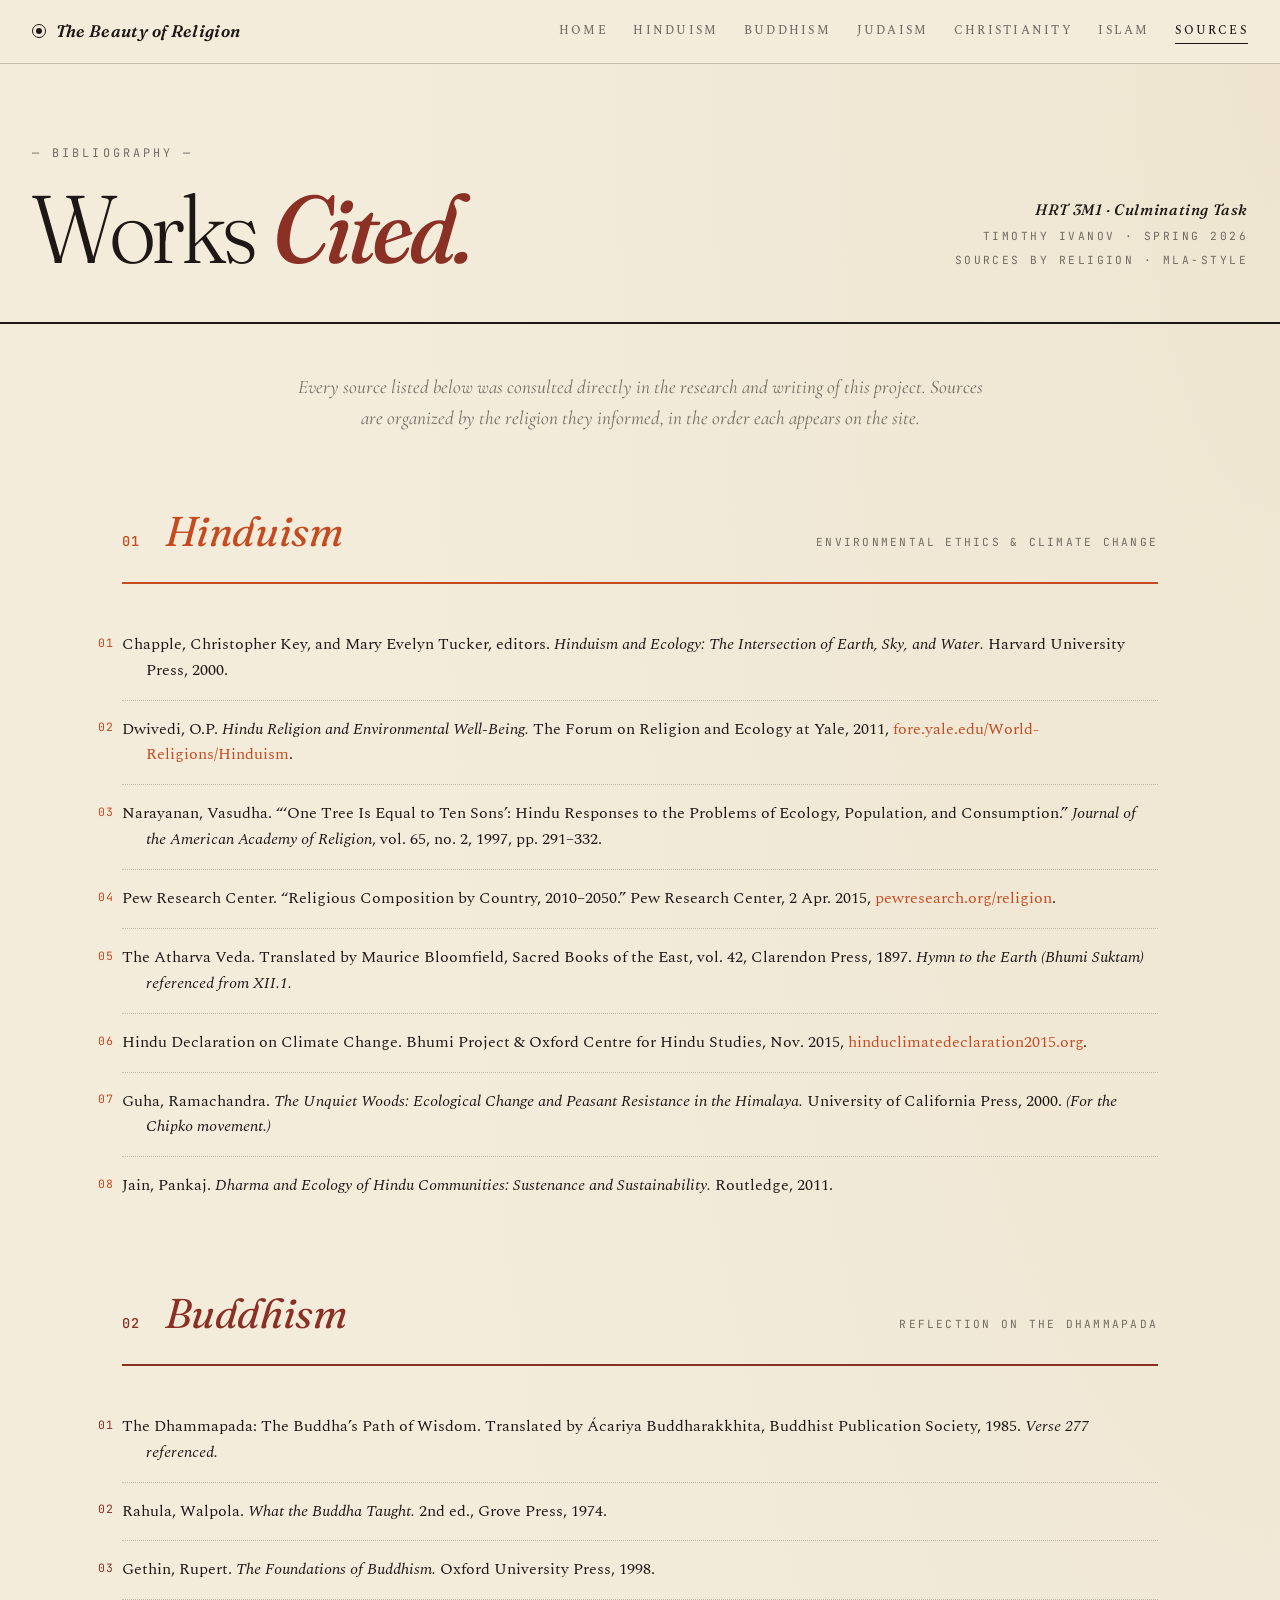
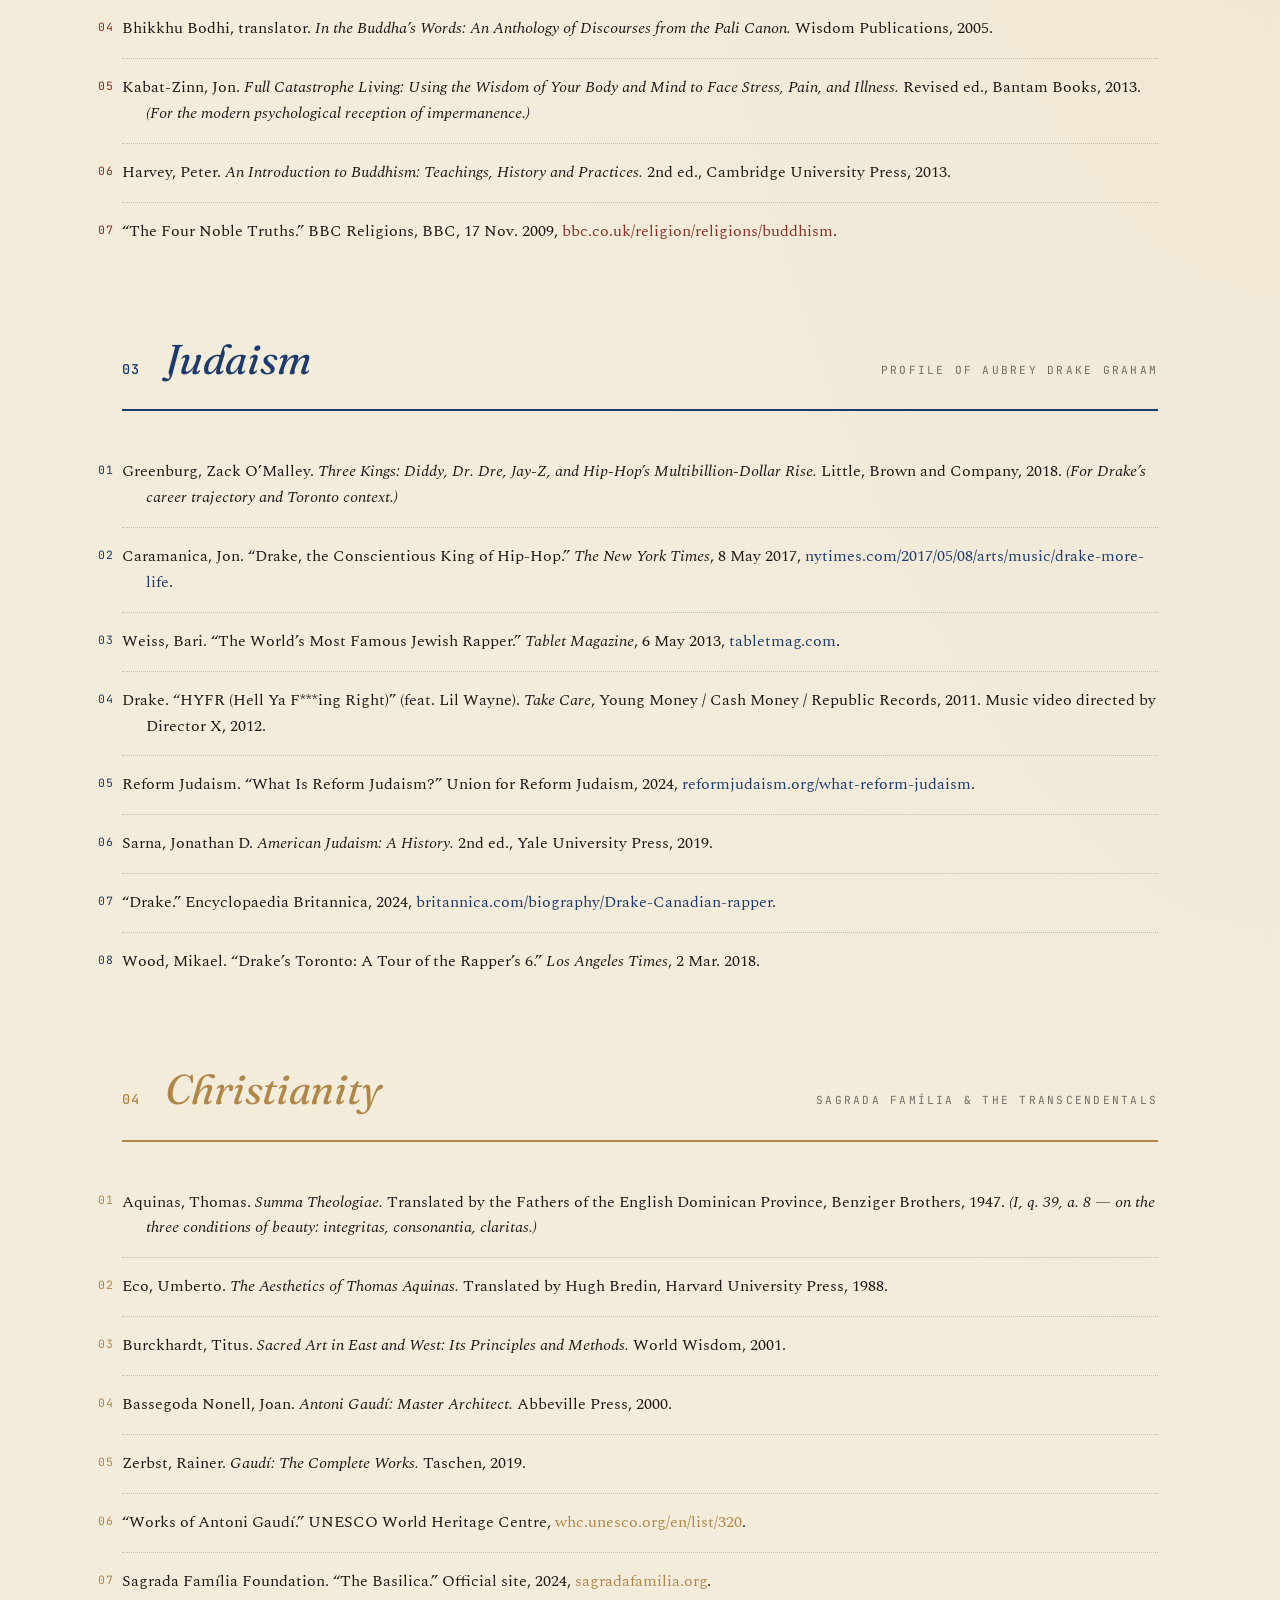
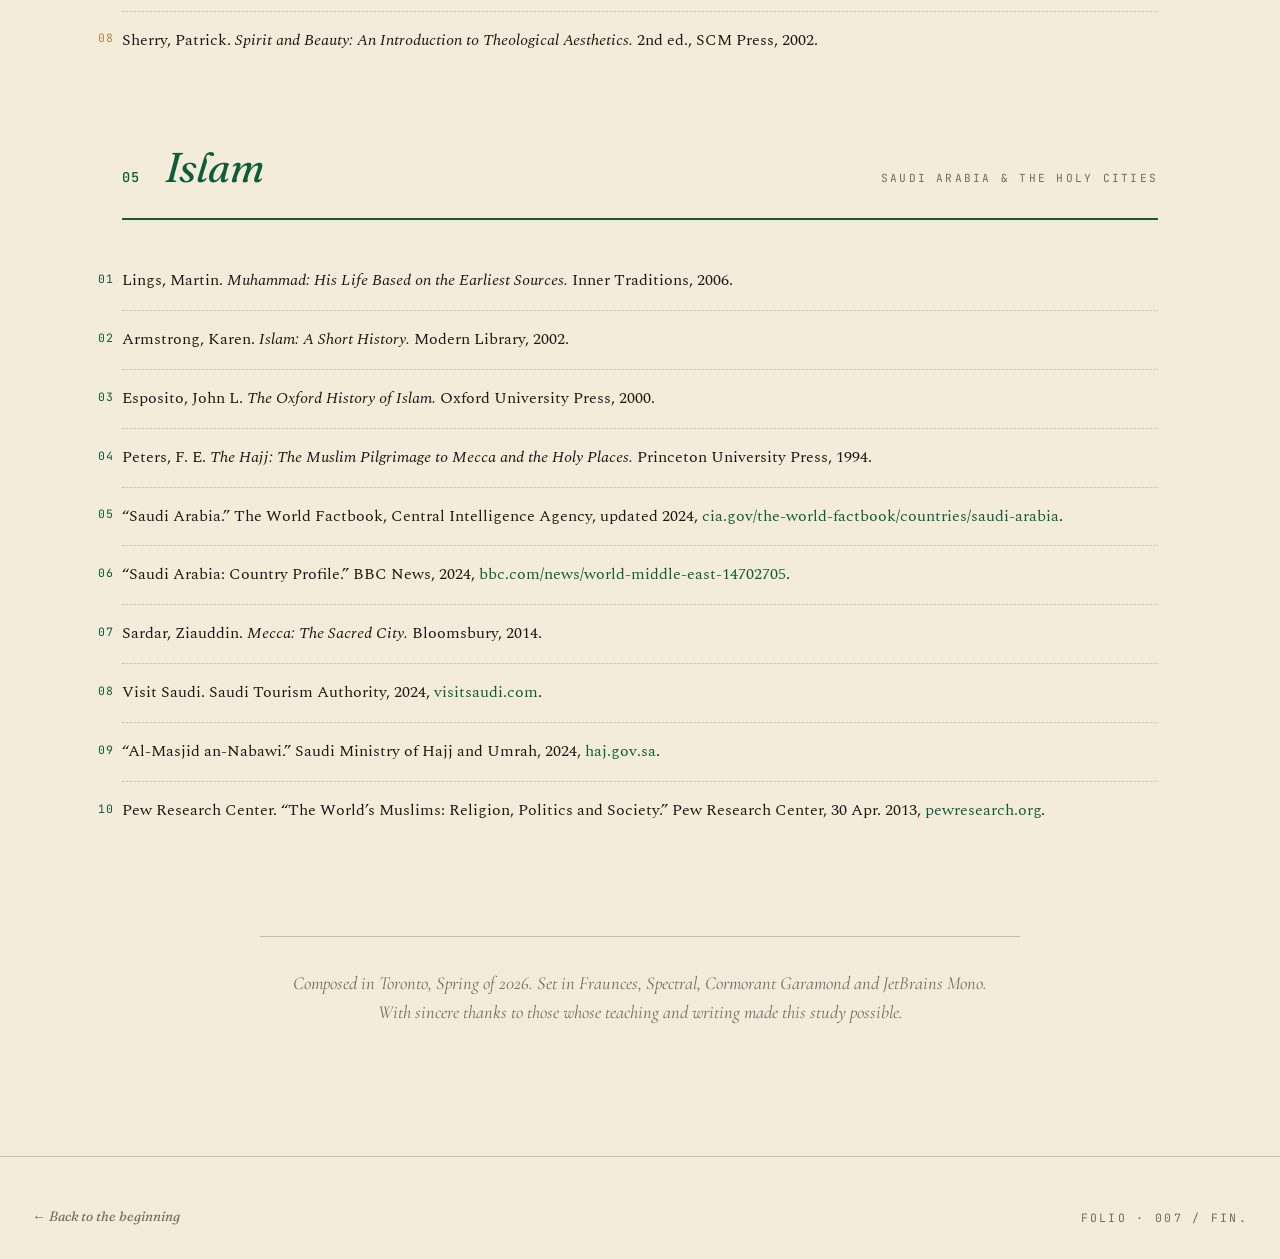
<file: works-cited.html>
<!DOCTYPE html>
<html lang="en">
<head>
<meta charset="UTF-8" />
<meta name="viewport" content="width=device-width, initial-scale=1.0" />
<title>Works Cited — The Beauty of Religion</title>
<meta name="description" content="A categorized bibliography of all sources used in The Beauty of Religion." />
<link rel="preconnect" href="https://fonts.googleapis.com" />
<link rel="preconnect" href="https://fonts.gstatic.com" crossorigin />
<link href="https://fonts.googleapis.com/css2?family=Fraunces:ital,opsz,wght,SOFT,WONK@0,9..144,300..900,0..100,0..1;1,9..144,300..900,0..100,0..1&family=Spectral:ital,wght@0,300;0,400;0,500;0,600;0,700;1,400;1,600&family=Cormorant+Garamond:ital,wght@0,400;0,500;0,600;0,700;1,400;1,600&family=JetBrains+Mono:wght@400;500&display=swap" rel="stylesheet" />
<link rel="stylesheet" href="styles/global.css" />
<style>
  :root {
    --paper: #f3ecdb;
    --ink: #1d1815;
    --rule: rgba(29, 24, 21, 0.22);
    --muted: rgba(29, 24, 21, 0.6);
    --c-hindu: #c54a1f;
    --c-buddha: #8a3024;
    --c-jewish: #1c3a6b;
    --c-christ: #b08648;
    --c-islam: #0e5c3a;
  }
  body {
    background:
      radial-gradient(ellipse at 100% 0%, rgba(176, 134, 72, 0.07), transparent 50%),
      var(--paper);
  }

  /* Hero */
  .head {
    max-width: 1280px;
    margin: 0 auto;
    padding: 5rem 2rem 3rem;
    border-bottom: 2px solid var(--ink);
    display: grid;
    grid-template-columns: 1fr auto;
    gap: 2rem;
    align-items: end;
  }
  .head .label {
    font-family: var(--font-mono);
    font-size: 0.74rem;
    text-transform: uppercase;
    letter-spacing: 0.26em;
    color: var(--muted);
    margin-bottom: 1.2rem;
  }
  .head h1 {
    font-family: var(--font-display);
    font-weight: 300;
    font-size: clamp(3rem, 8vw, 6rem);
    line-height: 0.95;
    letter-spacing: -0.025em;
    font-variation-settings: "SOFT" 50, "WONK" 1, "opsz" 144;
  }
  .head h1 em {
    font-style: italic;
    font-weight: 500;
    color: var(--c-buddha);
  }
  .head .meta {
    font-family: var(--font-mono);
    font-size: 0.7rem;
    letter-spacing: 0.22em;
    text-transform: uppercase;
    color: var(--muted);
    text-align: right;
  }
  .head .meta div { margin-bottom: 0.3rem; }
  .head .meta strong {
    font-family: var(--font-display);
    font-style: italic;
    font-weight: 500;
    font-size: 0.95rem;
    text-transform: none;
    letter-spacing: 0.04em;
    color: var(--ink);
  }

  /* Note */
  .note {
    max-width: 760px;
    margin: 3rem auto;
    padding: 0 2rem;
    text-align: center;
    font-family: var(--font-accent);
    font-style: italic;
    font-size: 1.2rem;
    line-height: 1.6;
    color: var(--muted);
  }

  /* Section per religion */
  .section {
    max-width: 1100px;
    margin: 4rem auto;
    padding: 0 2rem;
  }
  .section-head {
    display: grid;
    grid-template-columns: auto 1fr auto;
    gap: 1.5rem;
    align-items: baseline;
    border-bottom: 2px solid var(--accent);
    padding-bottom: 1rem;
    margin-bottom: 2rem;
  }
  .section-head .num {
    font-family: var(--font-mono);
    font-size: 0.85rem;
    color: var(--accent);
    letter-spacing: 0.1em;
    font-weight: 500;
  }
  .section-head h2 {
    font-family: var(--font-display);
    font-weight: 400;
    font-style: italic;
    font-size: clamp(1.8rem, 3.4vw, 2.6rem);
    color: var(--accent);
    letter-spacing: -0.01em;
  }
  .section-head .topic {
    font-family: var(--font-mono);
    font-size: 0.7rem;
    text-transform: uppercase;
    letter-spacing: 0.2em;
    color: var(--muted);
  }

  .section[data-r="hindu"]   { --accent: var(--c-hindu); }
  .section[data-r="buddha"]  { --accent: var(--c-buddha); }
  .section[data-r="jewish"]  { --accent: var(--c-jewish); }
  .section[data-r="christ"]  { --accent: var(--c-christ); }
  .section[data-r="islam"]   { --accent: var(--c-islam); }

  ol.refs {
    list-style: none;
    counter-reset: ref;
  }
  ol.refs li {
    counter-increment: ref;
    padding: 1rem 0 1rem 3.2rem;
    border-bottom: 1px dotted var(--rule);
    position: relative;
    font-size: 0.98rem;
    line-height: 1.65;
    text-indent: -1.5rem;
    padding-left: 1.5rem;
  }
  ol.refs li::before {
    content: counter(ref, decimal-leading-zero);
    position: absolute;
    left: -1.5rem;
    top: 1.05rem;
    font-family: var(--font-mono);
    font-size: 0.72rem;
    letter-spacing: 0.1em;
    color: var(--accent);
    text-indent: 0;
  }
  ol.refs li:last-child { border-bottom: none; }
  ol.refs em { font-style: italic; }
  ol.refs a {
    color: var(--accent);
    border-bottom: 1px solid transparent;
    transition: border-color 0.3s ease;
    word-break: break-word;
  }
  ol.refs a:hover { border-bottom-color: var(--accent); }

  /* Final note */
  .colophon-note {
    max-width: 760px;
    margin: 6rem auto 2rem;
    padding: 2rem;
    text-align: center;
    border-top: 1px solid var(--rule);
  }
  .colophon-note p {
    font-family: var(--font-accent);
    font-style: italic;
    font-size: 1.15rem;
    line-height: 1.6;
    color: var(--muted);
  }

  @media (max-width: 760px) {
    .head { grid-template-columns: 1fr; }
    .head .meta { text-align: left; }
    .section-head { grid-template-columns: 1fr; gap: 0.4rem; }
    .section-head .topic { display: none; }
  }
</style>
</head>
<body>

<nav class="site-nav">
  <div class="brand"><a href="index.html"><span class="ornament"></span><span>The Beauty of Religion</span></a></div>
  <ul>
    <li><a href="index.html">Home</a></li>
    <li><a href="hinduism.html">Hinduism</a></li>
    <li><a href="buddhism.html">Buddhism</a></li>
    <li><a href="judaism.html">Judaism</a></li>
    <li><a href="christianity.html">Christianity</a></li>
    <li><a href="islam.html">Islam</a></li>
    <li><a href="works-cited.html" class="active">Sources</a></li>
  </ul>
</nav>

<header class="head">
  <div>
    <div class="label">— Bibliography —</div>
    <h1>Works <em>Cited.</em></h1>
  </div>
  <div class="meta">
    <div><strong>HRT 3M1 · Culminating Task</strong></div>
    <div>Timothy Ivanov · Spring 2026</div>
    <div>Sources by religion · MLA-style</div>
  </div>
</header>

<p class="note">
  Every source listed below was consulted directly in the research and writing of this project. Sources are organized by the religion they informed, in the order each appears on the site.
</p>

<!-- ——— HINDUISM ——— -->
<section class="section" data-r="hindu">
  <div class="section-head">
    <span class="num">01</span>
    <h2>Hinduism</h2>
    <span class="topic">Environmental Ethics &amp; Climate Change</span>
  </div>
  <ol class="refs">
    <li>Chapple, Christopher Key, and Mary Evelyn Tucker, editors. <em>Hinduism and Ecology: The Intersection of Earth, Sky, and Water.</em> Harvard University Press, 2000.</li>
    <li>Dwivedi, O.P. <em>Hindu Religion and Environmental Well-Being.</em> The Forum on Religion and Ecology at Yale, 2011, <a href="https://fore.yale.edu/World-Religions/Hinduism">fore.yale.edu/World-Religions/Hinduism</a>.</li>
    <li>Narayanan, Vasudha. &ldquo;&lsquo;One Tree Is Equal to Ten Sons&rsquo;: Hindu Responses to the Problems of Ecology, Population, and Consumption.&rdquo; <em>Journal of the American Academy of Religion</em>, vol. 65, no. 2, 1997, pp. 291&ndash;332.</li>
    <li>Pew Research Center. &ldquo;Religious Composition by Country, 2010&ndash;2050.&rdquo; Pew Research Center, 2 Apr. 2015, <a href="https://www.pewresearch.org/religion/">pewresearch.org/religion</a>.</li>
    <li>The Atharva Veda. Translated by Maurice Bloomfield, Sacred Books of the East, vol. 42, Clarendon Press, 1897. <em>Hymn to the Earth (Bhumi Suktam) referenced from XII.1.</em></li>
    <li>Hindu Declaration on Climate Change. Bhumi Project &amp; Oxford Centre for Hindu Studies, Nov. 2015, <a href="https://www.hinduclimatedeclaration2015.org/">hinduclimatedeclaration2015.org</a>.</li>
    <li>Guha, Ramachandra. <em>The Unquiet Woods: Ecological Change and Peasant Resistance in the Himalaya.</em> University of California Press, 2000. <em>(For the Chipko movement.)</em></li>
    <li>Jain, Pankaj. <em>Dharma and Ecology of Hindu Communities: Sustenance and Sustainability.</em> Routledge, 2011.</li>
  </ol>
</section>

<!-- ——— BUDDHISM ——— -->
<section class="section" data-r="buddha">
  <div class="section-head">
    <span class="num">02</span>
    <h2>Buddhism</h2>
    <span class="topic">Reflection on the Dhammapada</span>
  </div>
  <ol class="refs">
    <li>The Dhammapada: The Buddha&rsquo;s Path of Wisdom. Translated by &Aacute;cariya Buddharakkhita, Buddhist Publication Society, 1985. <em>Verse 277 referenced.</em></li>
    <li>Rahula, Walpola. <em>What the Buddha Taught.</em> 2nd ed., Grove Press, 1974.</li>
    <li>Gethin, Rupert. <em>The Foundations of Buddhism.</em> Oxford University Press, 1998.</li>
    <li>Bhikkhu Bodhi, translator. <em>In the Buddha&rsquo;s Words: An Anthology of Discourses from the Pali Canon.</em> Wisdom Publications, 2005.</li>
    <li>Kabat-Zinn, Jon. <em>Full Catastrophe Living: Using the Wisdom of Your Body and Mind to Face Stress, Pain, and Illness.</em> Revised ed., Bantam Books, 2013. <em>(For the modern psychological reception of impermanence.)</em></li>
    <li>Harvey, Peter. <em>An Introduction to Buddhism: Teachings, History and Practices.</em> 2nd ed., Cambridge University Press, 2013.</li>
    <li>&ldquo;The Four Noble Truths.&rdquo; BBC Religions, BBC, 17 Nov. 2009, <a href="https://www.bbc.co.uk/religion/religions/buddhism/beliefs/fournobletruths_1.shtml">bbc.co.uk/religion/religions/buddhism</a>.</li>
  </ol>
</section>

<!-- ——— JUDAISM ——— -->
<section class="section" data-r="jewish">
  <div class="section-head">
    <span class="num">03</span>
    <h2>Judaism</h2>
    <span class="topic">Profile of Aubrey Drake Graham</span>
  </div>
  <ol class="refs">
    <li>Greenburg, Zack O&rsquo;Malley. <em>Three Kings: Diddy, Dr. Dre, Jay-Z, and Hip-Hop&rsquo;s Multibillion-Dollar Rise.</em> Little, Brown and Company, 2018. <em>(For Drake&rsquo;s career trajectory and Toronto context.)</em></li>
    <li>Caramanica, Jon. &ldquo;Drake, the Conscientious King of Hip-Hop.&rdquo; <em>The New York Times</em>, 8 May 2017, <a href="https://www.nytimes.com/2017/05/08/arts/music/drake-more-life-billboard-music-awards.html">nytimes.com/2017/05/08/arts/music/drake-more-life</a>.</li>
    <li>Weiss, Bari. &ldquo;The World&rsquo;s Most Famous Jewish Rapper.&rdquo; <em>Tablet Magazine</em>, 6 May 2013, <a href="https://www.tabletmag.com/sections/arts-letters/articles/drake">tabletmag.com</a>.</li>
    <li>Drake. &ldquo;HYFR (Hell Ya F***ing Right)&rdquo; (feat. Lil Wayne). <em>Take Care</em>, Young Money / Cash Money / Republic Records, 2011. Music video directed by Director X, 2012.</li>
    <li>Reform Judaism. &ldquo;What Is Reform Judaism?&rdquo; Union for Reform Judaism, 2024, <a href="https://reformjudaism.org/what-reform-judaism">reformjudaism.org/what-reform-judaism</a>.</li>
    <li>Sarna, Jonathan D. <em>American Judaism: A History.</em> 2nd ed., Yale University Press, 2019.</li>
    <li>&ldquo;Drake.&rdquo; Encyclopaedia Britannica, 2024, <a href="https://www.britannica.com/biography/Drake-Canadian-rapper">britannica.com/biography/Drake-Canadian-rapper</a>.</li>
    <li>Wood, Mikael. &ldquo;Drake&rsquo;s Toronto: A Tour of the Rapper&rsquo;s 6.&rdquo; <em>Los Angeles Times</em>, 2 Mar. 2018.</li>
  </ol>
</section>

<!-- ——— CHRISTIANITY ——— -->
<section class="section" data-r="christ">
  <div class="section-head">
    <span class="num">04</span>
    <h2>Christianity</h2>
    <span class="topic">Sagrada Família &amp; the Transcendentals</span>
  </div>
  <ol class="refs">
    <li>Aquinas, Thomas. <em>Summa Theologiae.</em> Translated by the Fathers of the English Dominican Province, Benziger Brothers, 1947. <em>(I, q. 39, a. 8 — on the three conditions of beauty: integritas, consonantia, claritas.)</em></li>
    <li>Eco, Umberto. <em>The Aesthetics of Thomas Aquinas.</em> Translated by Hugh Bredin, Harvard University Press, 1988.</li>
    <li>Burckhardt, Titus. <em>Sacred Art in East and West: Its Principles and Methods.</em> World Wisdom, 2001.</li>
    <li>Bassegoda Nonell, Joan. <em>Antoni Gaud&iacute;: Master Architect.</em> Abbeville Press, 2000.</li>
    <li>Zerbst, Rainer. <em>Gaud&iacute;: The Complete Works.</em> Taschen, 2019.</li>
    <li>&ldquo;Works of Antoni Gaud&iacute;.&rdquo; UNESCO World Heritage Centre, <a href="https://whc.unesco.org/en/list/320">whc.unesco.org/en/list/320</a>.</li>
    <li>Sagrada Fam&iacute;lia Foundation. &ldquo;The Basilica.&rdquo; Official site, 2024, <a href="https://sagradafamilia.org/en/">sagradafamilia.org</a>.</li>
    <li>Sherry, Patrick. <em>Spirit and Beauty: An Introduction to Theological Aesthetics.</em> 2nd ed., SCM Press, 2002.</li>
  </ol>
</section>

<!-- ——— ISLAM ——— -->
<section class="section" data-r="islam">
  <div class="section-head">
    <span class="num">05</span>
    <h2>Islam</h2>
    <span class="topic">Saudi Arabia &amp; the Holy Cities</span>
  </div>
  <ol class="refs">
    <li>Lings, Martin. <em>Muhammad: His Life Based on the Earliest Sources.</em> Inner Traditions, 2006.</li>
    <li>Armstrong, Karen. <em>Islam: A Short History.</em> Modern Library, 2002.</li>
    <li>Esposito, John L. <em>The Oxford History of Islam.</em> Oxford University Press, 2000.</li>
    <li>Peters, F. E. <em>The Hajj: The Muslim Pilgrimage to Mecca and the Holy Places.</em> Princeton University Press, 1994.</li>
    <li>&ldquo;Saudi Arabia.&rdquo; The World Factbook, Central Intelligence Agency, updated 2024, <a href="https://www.cia.gov/the-world-factbook/countries/saudi-arabia/">cia.gov/the-world-factbook/countries/saudi-arabia</a>.</li>
    <li>&ldquo;Saudi Arabia: Country Profile.&rdquo; BBC News, 2024, <a href="https://www.bbc.com/news/world-middle-east-14702705">bbc.com/news/world-middle-east-14702705</a>.</li>
    <li>Sardar, Ziauddin. <em>Mecca: The Sacred City.</em> Bloomsbury, 2014.</li>
    <li>Visit Saudi. Saudi Tourism Authority, 2024, <a href="https://www.visitsaudi.com/">visitsaudi.com</a>.</li>
    <li>&ldquo;Al-Masjid an-Nabawi.&rdquo; Saudi Ministry of Hajj and Umrah, 2024, <a href="https://www.haj.gov.sa/">haj.gov.sa</a>.</li>
    <li>Pew Research Center. &ldquo;The World&rsquo;s Muslims: Religion, Politics and Society.&rdquo; Pew Research Center, 30 Apr. 2013, <a href="https://www.pewresearch.org/religion/2013/04/30/the-worlds-muslims-religion-politics-society-overview/">pewresearch.org</a>.</li>
  </ol>
</section>

<section class="colophon-note">
  <p>
    Composed in Toronto, Spring of 2026. Set in Fraunces, Spectral, Cormorant Garamond and JetBrains Mono. With sincere thanks to those whose teaching and writing made this study possible.
  </p>
</section>

<footer class="site-foot">
  <span class="colophon"><a href="index.html" style="font-style:italic;">&larr; Back to the beginning</a></span>
  <span class="pageno">Folio · 007 / fin.</span>
</footer>

<script src="scripts/reveal.js"></script>
</body>
</html>
</file>
<file: styles/global.css>
/* ========================================================================
   THE BEAUTY OF RELIGION — Global Stylesheet
   Timothy Ivanov · HRT 3M1 · Culminating Performance Task
   ======================================================================== */

/* — Reset — */
*, *::before, *::after { box-sizing: border-box; margin: 0; padding: 0; }
html { scroll-behavior: smooth; -webkit-text-size-adjust: 100%; }
body { min-height: 100vh; -webkit-font-smoothing: antialiased; text-rendering: optimizeLegibility; }
img { max-width: 100%; display: block; }
a { color: inherit; text-decoration: none; }
button { font: inherit; cursor: pointer; border: none; background: none; }

/* — Type System (no Inter / Arial / Roboto) — */
:root {
  --font-display: "Fraunces", "Times New Roman", serif;
  --font-body: "Spectral", "Georgia", serif;
  --font-accent: "Cormorant Garamond", "Times New Roman", serif;
  --font-mono: "JetBrains Mono", "Courier New", monospace;
}

/* — Default colour tokens (each religion overrides) — */
:root {
  --ink: #1a1a1a;
  --paper: #f6f1e6;
  --rule: rgba(26, 26, 26, 0.18);
  --muted: rgba(26, 26, 26, 0.62);
}

body {
  font-family: var(--font-body);
  font-size: 18px;
  line-height: 1.65;
  color: var(--ink);
  background: var(--paper);
}

/* — Editorial Navigation (shared across pages) — */
.site-nav {
  position: sticky;
  top: 0;
  z-index: 100;
  display: flex;
  justify-content: space-between;
  align-items: center;
  padding: 1.1rem 2rem;
  background: var(--paper);
  border-bottom: 1px solid var(--rule);
  font-family: var(--font-display);
  letter-spacing: 0.02em;
  backdrop-filter: blur(8px);
  -webkit-backdrop-filter: blur(8px);
}
.site-nav .brand {
  font-weight: 600;
  font-style: italic;
  font-size: 1.05rem;
}
.site-nav .brand a { display: flex; align-items: center; gap: 0.6rem; }
.site-nav .brand .ornament {
  display: inline-block; width: 14px; height: 14px; border-radius: 50%;
  border: 1.5px solid currentColor;
  position: relative;
}
.site-nav .brand .ornament::after {
  content: ""; position: absolute; inset: 3px; border-radius: 50%;
  background: currentColor;
}
.site-nav ul {
  list-style: none;
  display: flex;
  gap: 1.6rem;
  font-size: 0.78rem;
  text-transform: uppercase;
  letter-spacing: 0.18em;
  font-family: var(--font-body);
  font-weight: 500;
}
.site-nav ul a {
  position: relative;
  padding-bottom: 4px;
  color: var(--muted);
  transition: color 0.25s ease;
}
.site-nav ul a:hover, .site-nav ul a.active { color: var(--ink); }
.site-nav ul a.active::after {
  content: ""; position: absolute; left: 0; right: 0; bottom: 0;
  height: 1px; background: currentColor;
}

@media (max-width: 760px) {
  .site-nav { padding: 0.9rem 1.1rem; flex-wrap: wrap; gap: 0.5rem; }
  .site-nav ul { width: 100%; gap: 0.85rem; font-size: 0.66rem; flex-wrap: wrap; }
}

/* — Footer — */
.site-foot {
  margin-top: 6rem;
  padding: 3rem 2rem 2rem;
  border-top: 1px solid var(--rule);
  display: flex;
  justify-content: space-between;
  align-items: flex-end;
  gap: 2rem;
  flex-wrap: wrap;
  font-family: var(--font-display);
  font-size: 0.85rem;
  color: var(--muted);
}
.site-foot .colophon { font-style: italic; }
.site-foot .pageno {
  font-family: var(--font-mono);
  font-size: 0.72rem;
  letter-spacing: 0.2em;
  text-transform: uppercase;
}

/* — Reusable typographic elements — */
.eyebrow {
  font-family: var(--font-mono);
  font-size: 0.72rem;
  text-transform: uppercase;
  letter-spacing: 0.28em;
  color: var(--muted);
}
.rule { height: 1px; background: var(--rule); border: none; margin: 2rem 0; }
.dropcap::first-letter {
  font-family: var(--font-display);
  font-size: 4.6rem;
  font-weight: 600;
  float: left;
  line-height: 0.85;
  margin: 0.35rem 0.55rem -0.1rem 0;
  font-style: italic;
}

/* — Animation primitives — */
@keyframes fadeUp {
  from { opacity: 0; transform: translateY(24px); }
  to { opacity: 1; transform: translateY(0); }
}
@keyframes fadeIn { from { opacity: 0; } to { opacity: 1; } }
.reveal { opacity: 0; transform: translateY(24px); transition: opacity 0.9s ease, transform 0.9s ease; }
.reveal.in { opacity: 1; transform: translateY(0); }

/* — Print styles (in case Timothy submits a printed copy) — */
@media print {
  .site-nav { position: static; border-bottom: 1px solid #000; }
  .reveal { opacity: 1; transform: none; }
}
</file>
